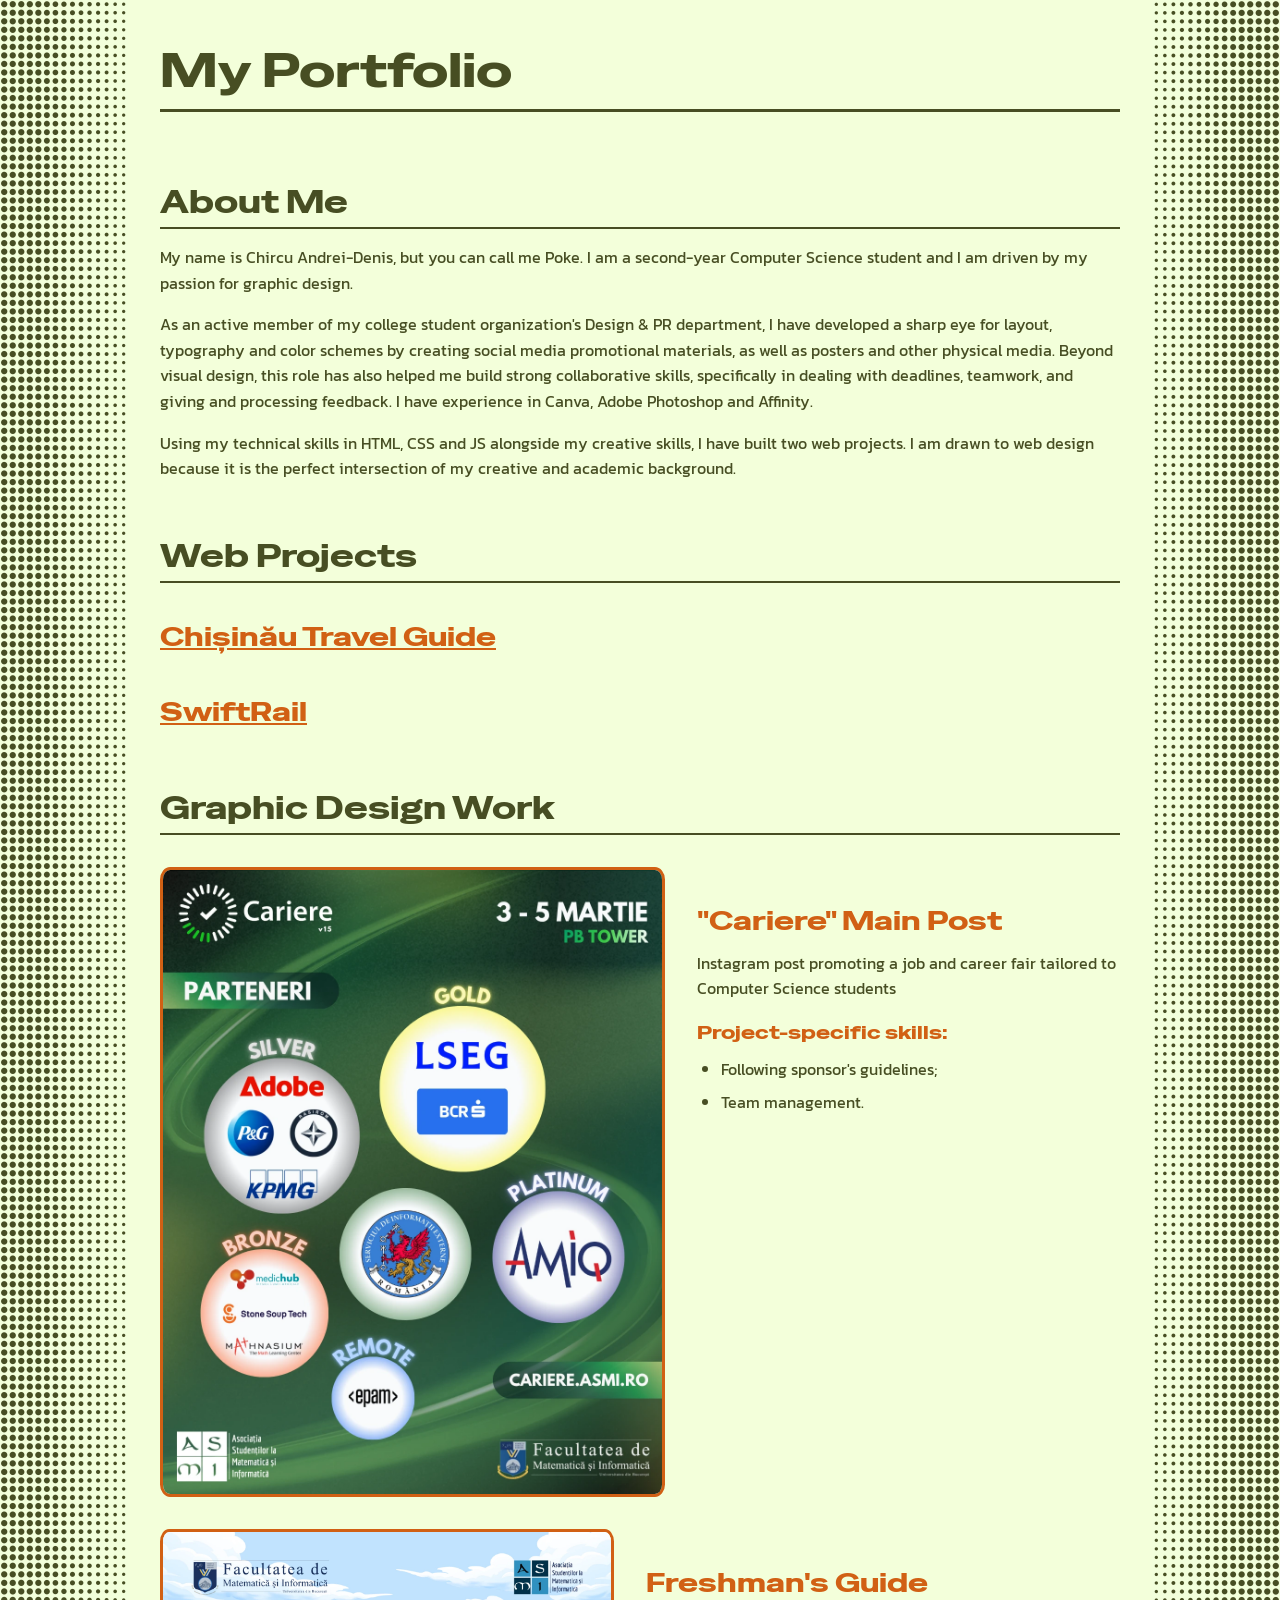
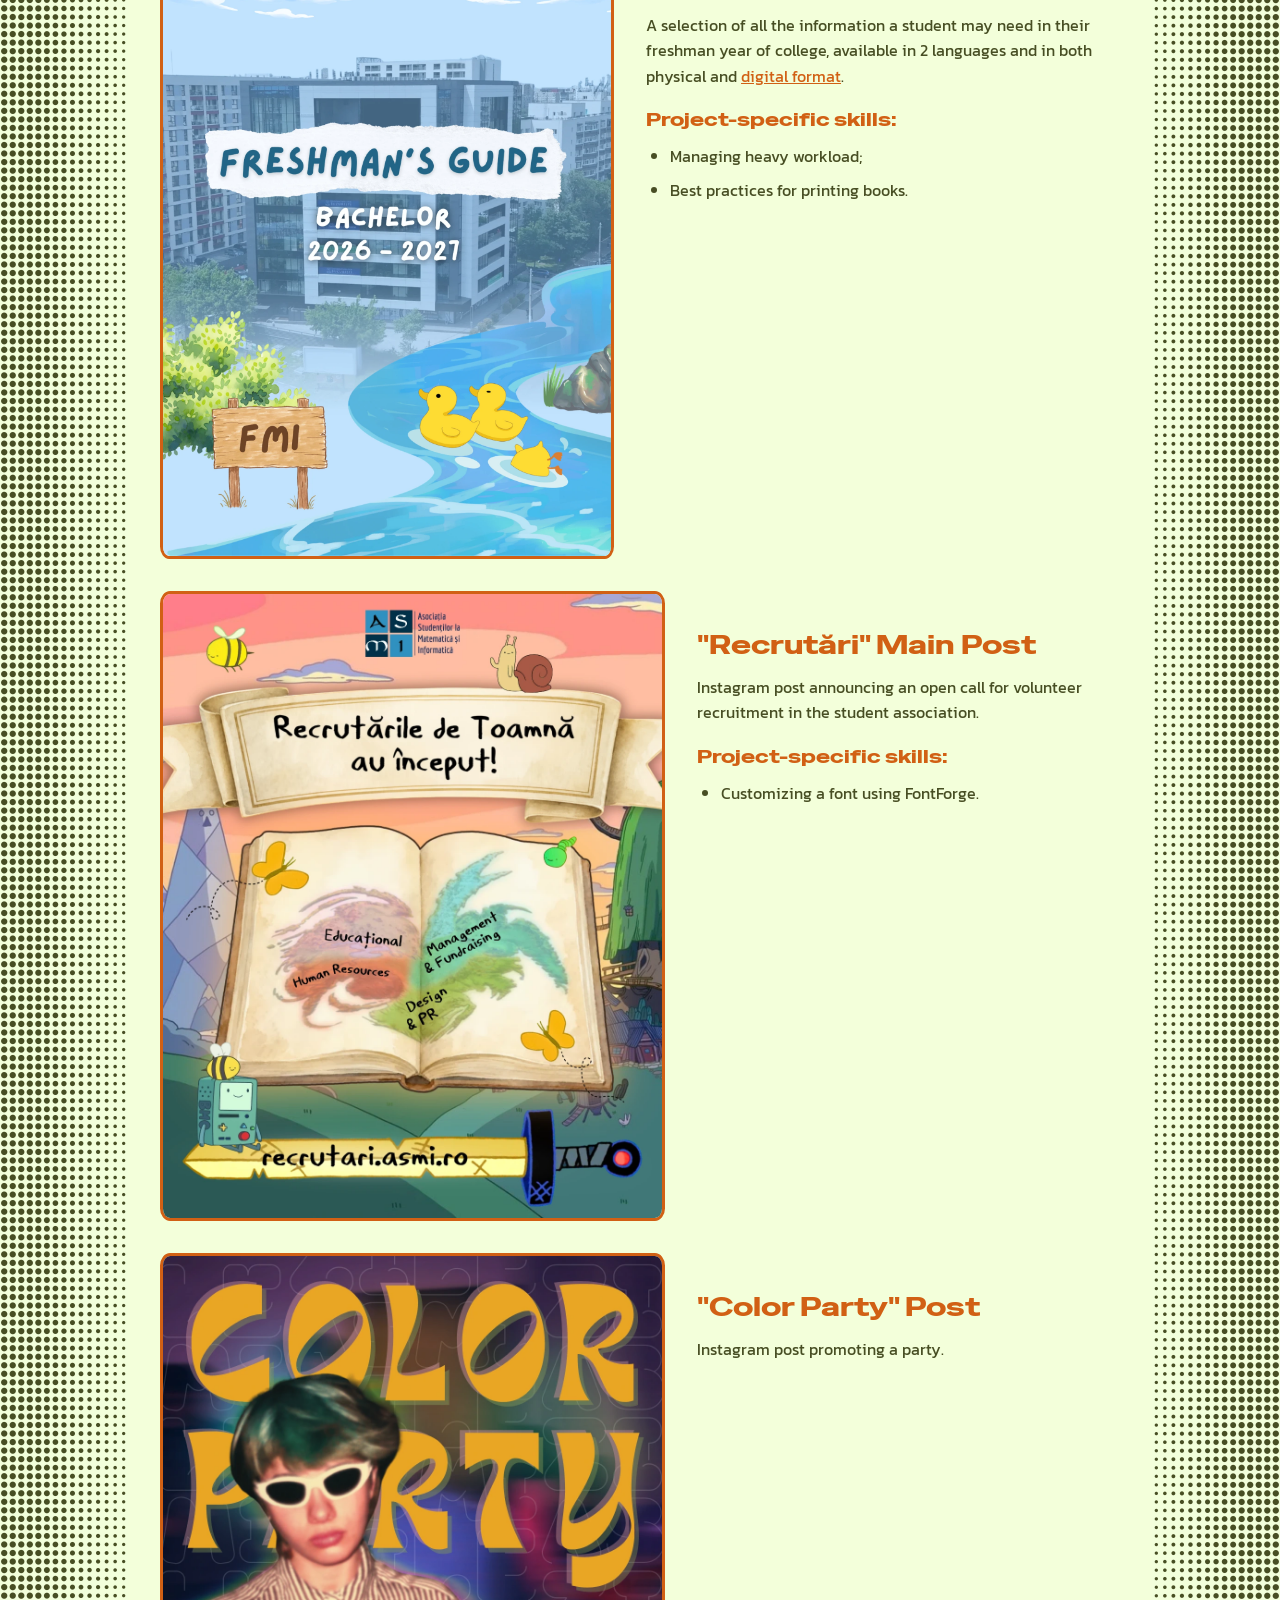
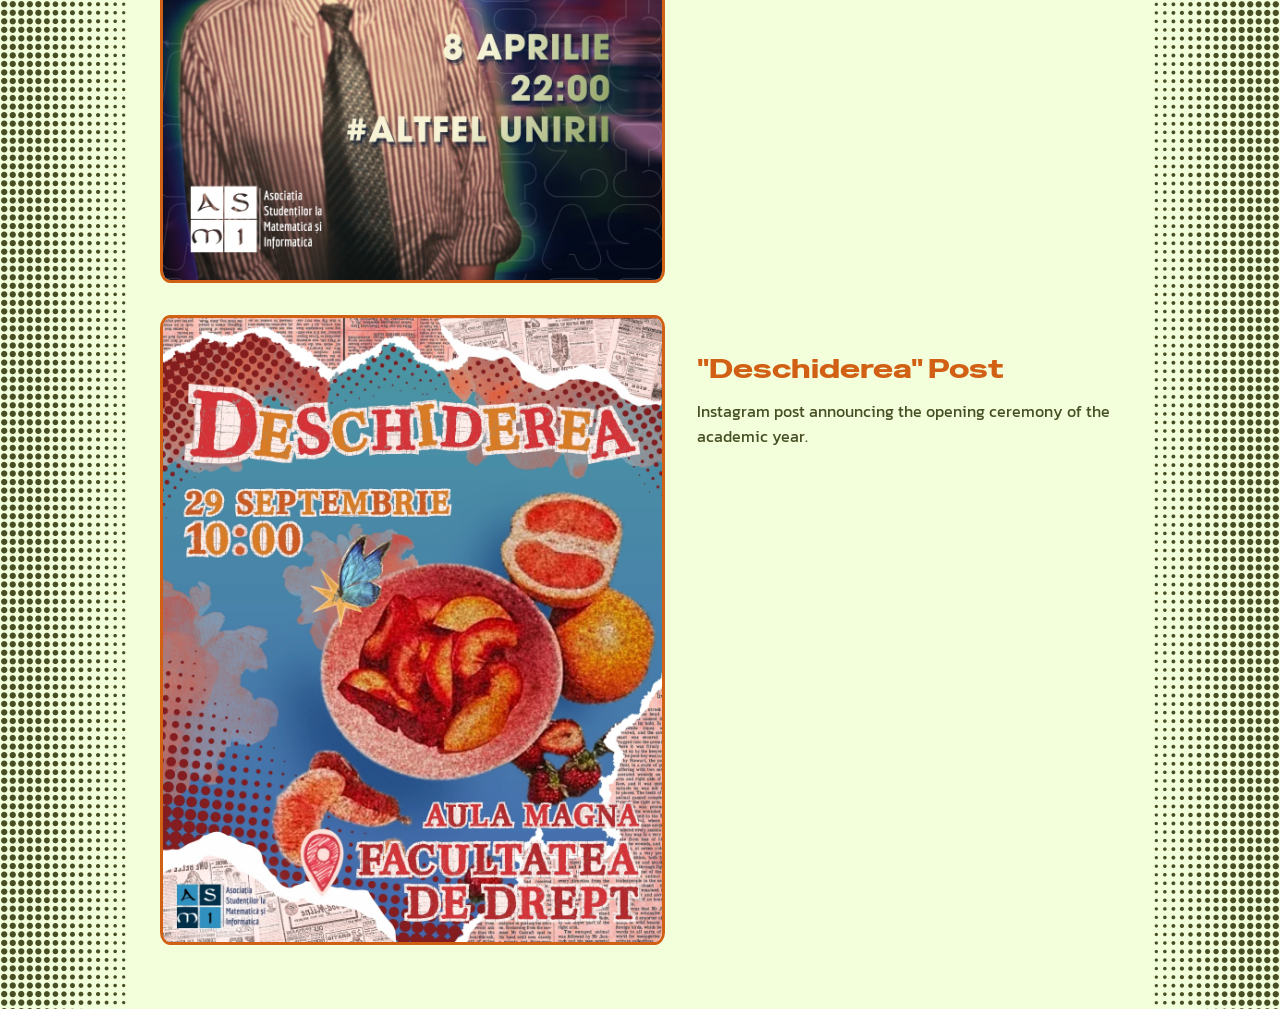
<file: index.html>
<!DOCTYPE html>
<html lang="en">
    <head>
        <meta charset="UTF-8">
        <meta name="viewport" content="width=device-width, initial-scale=1">
        <title>My Portfolio</title>
        <link rel="stylesheet" href="style.css">
        <link rel="preconnect" href="https://fonts.googleapis.com">
        <link rel="preconnect" href="https://fonts.gstatic.com" crossorigin>
        <link href="https://fonts.googleapis.com/css2?family=Kanit:ital,wght@0,400;0,500;1,400;1,500&family=Special+Gothic+Expanded+One&display=swap" rel="stylesheet">
    </head>
<body>
    <div id="halftone_st"></div>
    <main>
        <header>
            <h1>My Portfolio</h1>
        </header>
        <section>
            <h2>About Me</h2>
            <p>
                My name is Chircu Andrei-Denis, but you can call me Poke.
                I am a second-year Computer Science student and I am driven by my passion for graphic design.
            </p>
            <p>
                As an active member of my college student organization's Design & PR department, I have developed
                a sharp eye for layout, typography and color schemes by creating social media promotional materials,
                as well as posters and other physical media. Beyond visual design, this role has also helped me build
                strong collaborative skills, specifically in dealing with deadlines, teamwork, and giving and processing feedback.
                I have experience in Canva, Adobe Photoshop and Affinity.
            </p>
            <p>
                Using my technical skills in HTML, CSS and JS alongside my creative skills,
                I have built two web projects. I am drawn to web design because it is the perfect
                intersection of my creative and academic background.
            </p>
        </section>
        <section>
            <h2>Web Projects</h2>
            <a href="proiect_tw/index.html"> <h3>Chișinău Travel Guide</h3> </a>
            <a href="atestat/index.html"> <h3>SwiftRail</h3> </a>
        </section>
        <section>
            <h2>Graphic Design Work</h2>
            <div class="project">
                <img src="images/cariere.webp" alt="Cariere Event Poster">
                <div class="proj_info">
                    <h3>"Cariere" Main Post </h3>
                    <p>Instagram post promoting a job and career fair tailored to Computer Science students</p>
                    <h4>Project-specific skills:</h4>
                    <ul>
                        <li>Following sponsor's guidelines;</li>
                        <li>Team management.</li>
                    </ul>
                </div>
            </div>
            <div class="project">
                <img src="images/ghidul_bobocului.webp" alt="Freshman's Guide Cover">
                <div class="proj_info">
                    <h3>Freshman's Guide</h3>
                    <p>
                        A selection of all the information a student may need in their freshman year of college,
                        available in 2 languages and in both physical and <a href="https://ghid.asmi.ro" target="_blank">digital format</a>.
                    </p>
                    <h4>Project-specific skills:</h4>
                    <ul>
                        <li>Managing heavy workload;</li>
                        <li>Best practices for printing books.</li>
                    </ul>
                </div>
            </div>
            <div class="project">
                <img src="images/recrutari.webp" alt="Recrutari Autumn Call">
                <div class="proj_info">
                    <h3>"Recrutări" Main Post</h3>
                    <p>Instagram post announcing an open call for volunteer recruitment in the student association.</p>
                    <h4>Project-specific skills:</h4>
                    <ul>
                        <li>Customizing a font using FontForge.</li>
                    </ul>
                </div>
            </div>
            <div class="project">
                <img src="images/color_party.webp" alt="Color Party Poster">
                <div class="proj_info">
                    <h3>"Color Party" Post</h3>
                    <p>Instagram post promoting a party.</p>
                </div>
            </div>
            <div class="project">
                <img src="images/deschiderea.webp" alt="Deschiderea">
                <div class="proj_info">
                    <h3>"Deschiderea" Post</h3>
                    <p>Instagram post announcing the opening ceremony of the academic year.</p>
                </div>
            </div>
        </section>
    </main>
    <div id="halftone_dr"></div>
</body>
</html>
</file>
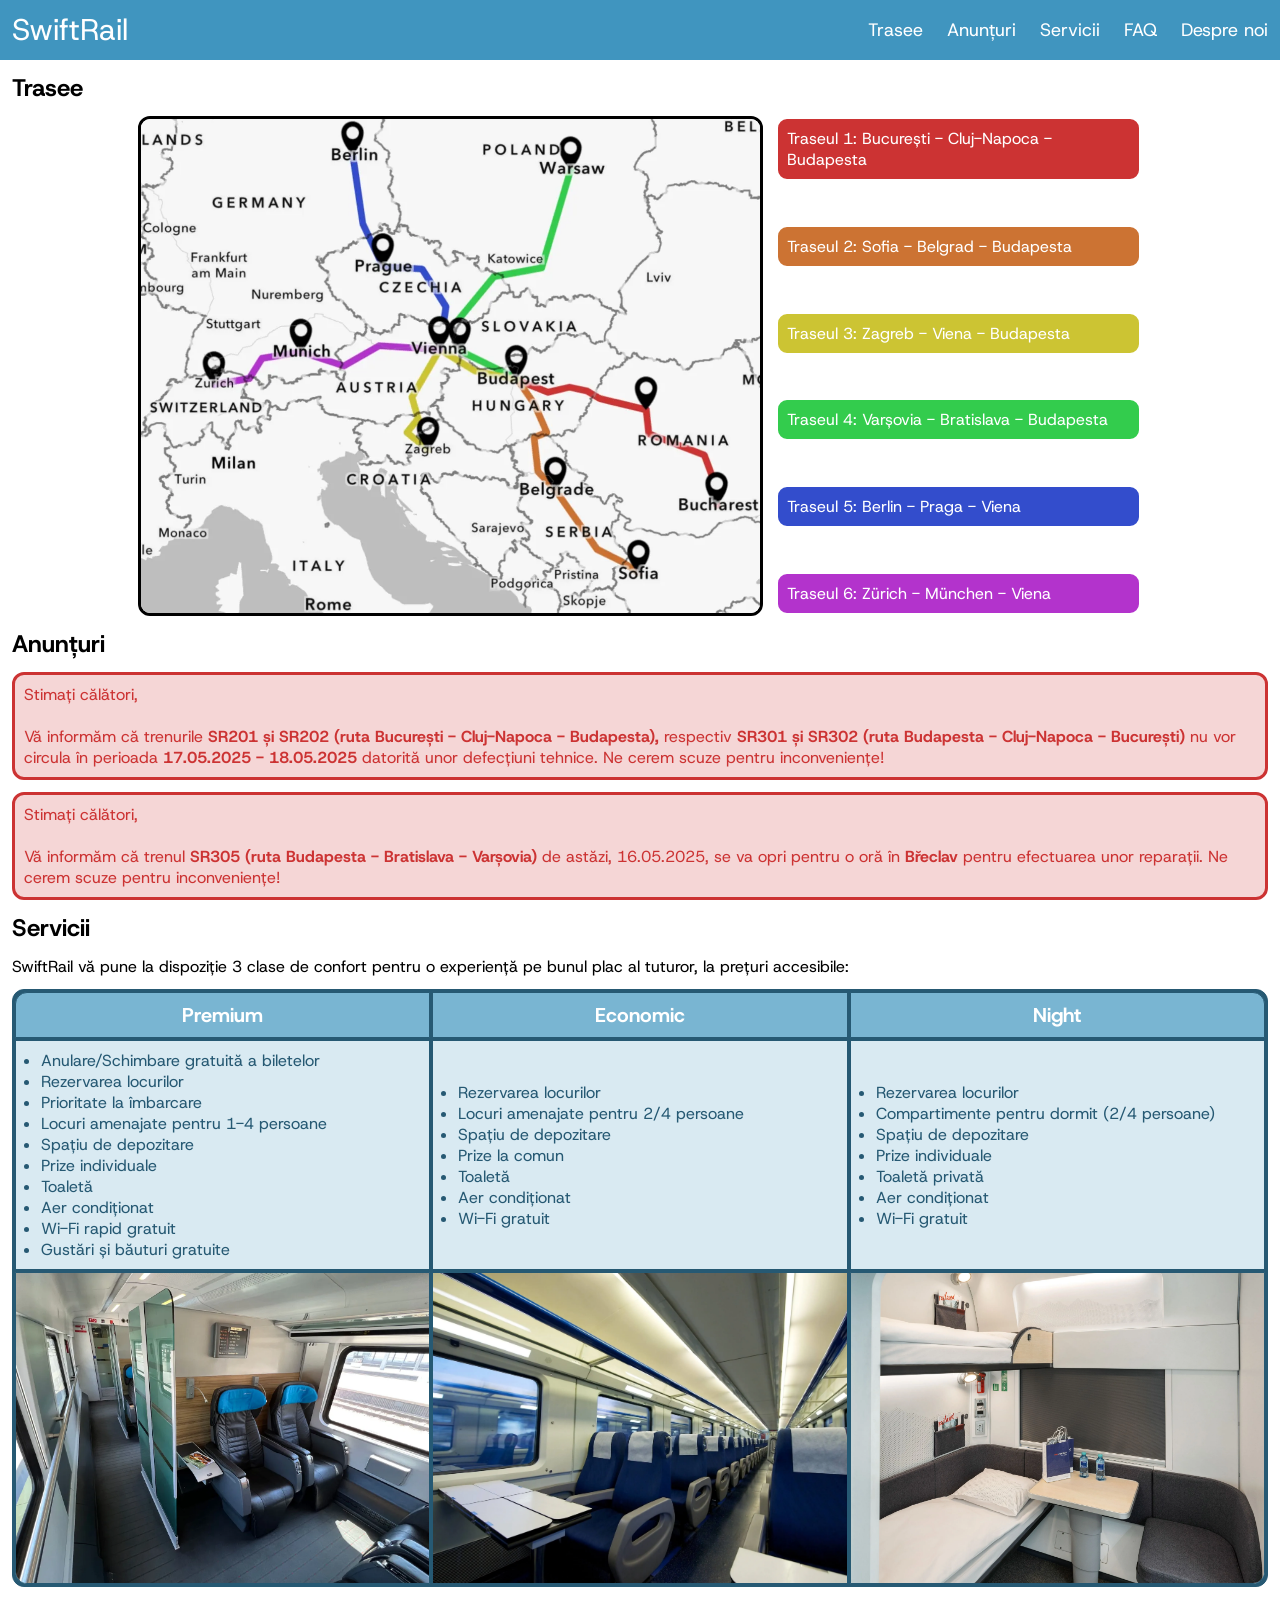
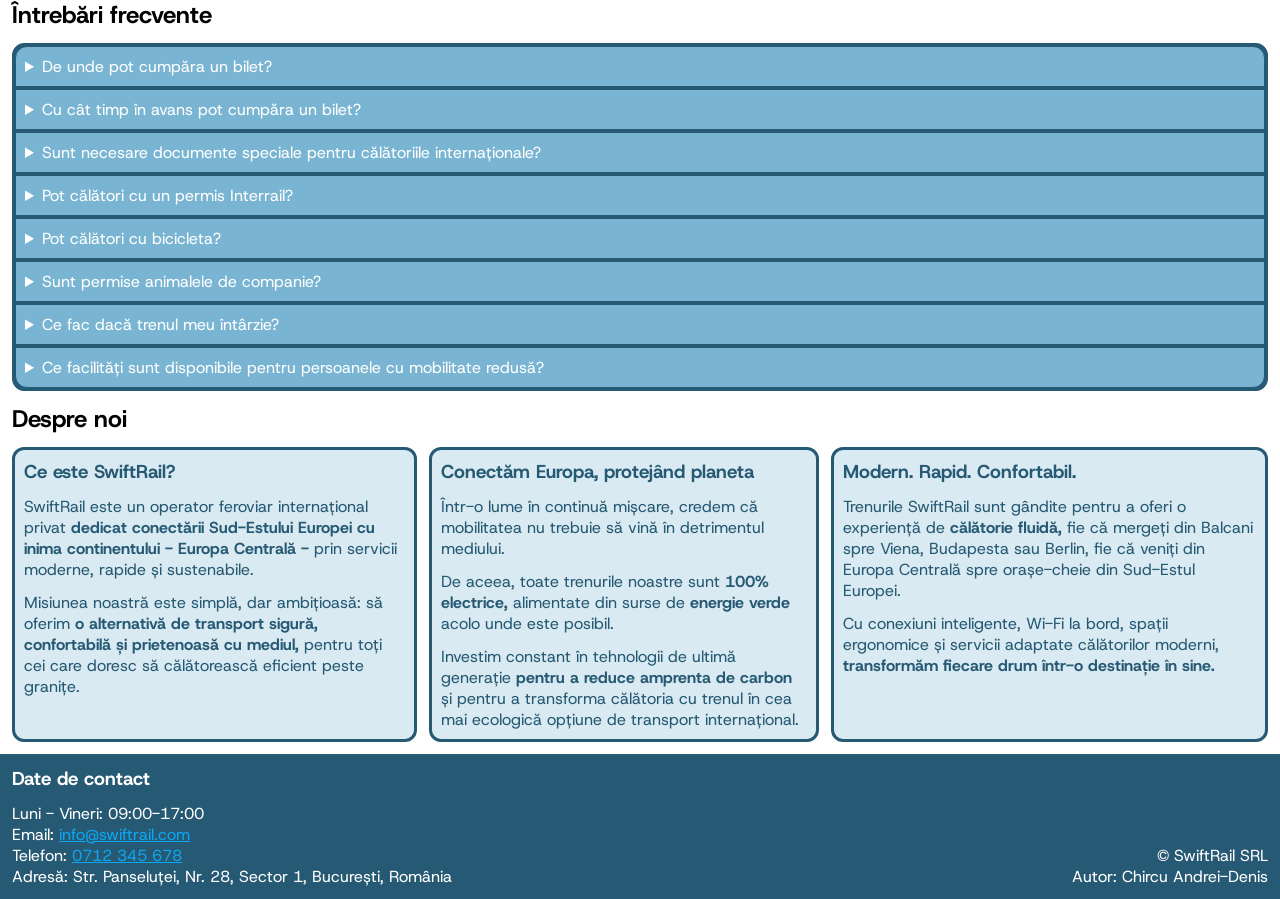
<file: atestat/index.html>
<!DOCTYPE html>
<html lang="ro">
    <head>
        <meta charset="utf-8">
        <meta name="viewport" content="width=device-width, initial-scale=1">
        <title> SwiftRail </title>
        <link rel="icon" type="image/webp" href="materiale/icon.webp">
        <link rel="stylesheet" href="style.css">
    </head>
    <body>
        <header>
            <a href="#"> <div id="logo"> SwiftRail </div> </a>
            <ul id="nav">
                <a href="#trasee" title="Vezi traseele noastre"> <li> Trasee </li> </a>
                <a href="#anunturi" title="Află despre cele mai noi defecțiuni, întârzieri sau alte informații importante"> <li> Anunțuri </li> </a>
                <a href="#servicii" title="Află despre condițiile din tren"> <li> Servicii </li> </a>
                <a href="#faq" title="Vezi secțiunea de întrebări frecvente"> <li> FAQ </li> </a>
                <a href="#about" title="Află mai multe despre noi"> <li> Despre noi </li> </a>
            </ul>
            <button id="menu-icon" onclick="menu()"> <img src="materiale/menu.svg" alt="meniu"> </button>
            <ul id="mobile-nav">
                <a onclick="menu()" href="#trasee" title="Vezi traseele noastre"> <li> Trasee </li> </a>
                <a onclick="menu()" href="#anunturi" title="Află despre cele mai noi defecțiuni, întârzieri sau alte informații importante"> <li> Anunțuri </li> </a>
                <a onclick="menu()" href="#servicii" title="Află despre condițiile din tren"> <li> Servicii </li> </a>
                <a onclick="menu()" href="#faq" title="Vezi secțiunea de întrebări frecvente"> <li> FAQ </li> </a>
                <a onclick="menu()" href="#about" title="Află mai multe despre noi"> <li> Despre noi </li> </a>
            </ul>
        </header>
        <main>
            <section id="trasee">
                <h2> Trasee </h2>
                <div class="container">
                    <a id="harta" href="https://arcg.is/DKOPf0" target="_blank"> <img id="harta-img" src="materiale/harta.webp" alt="harta"> </a>
                    <ul id="links-trasee">
                        <a id="traseul1" class="box" onmouseover="changeMap('hsl(0, 60%, 50%)', 'materiale/traseul1.webp')"
                        onmouseout="changeMap('black', 'materiale/harta.webp')" href="traseul1.html"> <li> Traseul 1: București - Cluj-Napoca - Budapesta </li> </a>
                        <a id="traseul2" class="box" onmouseover="changeMap('hsl(25, 60%, 50%)', 'materiale/traseul2.webp')"
                        onmouseout="changeMap('black', 'materiale/harta.webp')" href="traseul2.html"> <li> Traseul 2: Sofia - Belgrad - Budapesta </li> </a>
                        <a id="traseul3" class="box" onmouseover="changeMap('hsl(57, 60%, 50%)', 'materiale/traseul3.webp')"
                        onmouseout="changeMap('black', 'materiale/harta.webp')" href="traseul3.html"> <li> Traseul 3: Zagreb - Viena - Budapesta </li> </a>
                        <a id="traseul4" class="box" onmouseover="changeMap('hsl(130, 60%, 50%)', 'materiale/traseul4.webp')"
                        onmouseout="changeMap('black', 'materiale/harta.webp')" href="traseul4.html"> <li> Traseul 4: Varșovia - Bratislava - Budapesta </li> </a>
                        <a id="traseul5" class="box" onmouseover="changeMap('hsl(230, 60%, 50%)', 'materiale/traseul5.webp')"
                        onmouseout="changeMap('black', 'materiale/harta.webp')" href="traseul5.html"> <li> Traseul 5: Berlin - Praga - Viena </li> </a>
                        <a id="traseul6" class="box" onmouseover="changeMap('hsl(290, 60%, 50%)', 'materiale/traseul6.webp')"
                        onmouseout="changeMap('black', 'materiale/harta.webp')" href="traseul6.html"> <li> Traseul 6: Zürich - München - Viena </li> </a>
                    </ul>
                </div>
            </section>
            <section id="anunturi">
                <h2> Anunțuri </h2>
                <ul class="container">
                    <p class="box">
                        Stimați călători, <br> <br>
                        Vă informăm că trenurile <b> SR201 și SR202 (ruta București - Cluj-Napoca - Budapesta), </b>
                        respectiv <b> SR301 și SR302 (ruta Budapesta - Cluj-Napoca - București) </b>
                        nu vor circula în perioada <b> 17.05.2025 - 18.05.2025 </b> datorită unor defecțiuni tehnice. 
                        Ne cerem scuze pentru inconveniențe!
                    </p>
                    <p class="box">
                        Stimați călători, <br> <br>
                        Vă informăm că trenul <b> SR305 (ruta Budapesta - Bratislava - Varșovia) </b>
                        de astăzi, 16.05.2025, se va opri pentru o oră în <b> Břeclav </b> pentru efectuarea unor reparații. 
                        Ne cerem scuze pentru inconveniențe!
                    </p>
                </ul>
            </section>
            <section id="servicii">
                <h2> Servicii </h2>
                <p>
                    SwiftRail vă pune la dispoziție 3 clase de confort pentru o experiență pe bunul plac al tuturor, la prețuri accesibile:
                </p>
                <table id="tabel">
                    <tr>
                        <th class="topleft"> Premium </th>
                        <th> Economic </th>
                        <th class="topright"> Night </th>
                    </tr>
                    <tr>
                        <td> <ul>
                            <li> Anulare/Schimbare gratuită a biletelor </li>
                            <li> Rezervarea locurilor </li>
                            <li> Prioritate la îmbarcare </li>
                            <li> Locuri amenajate pentru 1-4 persoane </li>
                            <li> Spațiu de depozitare </li>
                            <li> Prize individuale </li>
                            <li> Toaletă </li>
                            <li> Aer condiționat </li>
                            <li> Wi-Fi rapid gratuit </li>
                            <li> Gustări și băuturi gratuite </li>
                        </ul> </td>
                        <td> <ul>
                            <li> Rezervarea locurilor </li>
                            <li> Locuri amenajate pentru 2/4 persoane </li>
                            <li> Spațiu de depozitare </li>
                            <li> Prize la comun </li>
                            <li> Toaletă </li>
                            <li> Aer condiționat </li>
                            <li> Wi-Fi gratuit </li>
                        </ul> </td>
                        <td> <ul>
                            <li> Rezervarea locurilor </li>
                            <li> Compartimente pentru dormit (2/4 persoane) </li>
                            <li> Spațiu de depozitare </li>
                            <li> Prize individuale </li>
                            <li> Toaletă privată </li>
                            <li> Aer condiționat </li>
                            <li> Wi-Fi gratuit </li>
                        </ul> </td>
                    </tr>
                    <tr>
                        <td class="foto bottomleft"> <a href="materiale/premium.webp" target="_blank"> <img src="materiale/premium.webp" alt="interior premium"> </a> </td>
                        <td class="foto"> <a href="materiale/economic.webp" target="_blank"> <img src="materiale/economic.webp" alt="interior economic"> </a> </td>
                        <td class="foto bottomright"> <a href="materiale/night.webp" target="_blank"> <img src="materiale/night.webp" alt="interior night"> </a> </td>
                    </tr>
                </table>
                <table class="mobile-tabel">
                    <tr>
                        <th class="top"> Premium </th>
                    </tr>
                    <tr>
                        <td> <ul>
                            <li> Anulare/Schimbare gratuită a biletelor </li>
                            <li> Rezervarea locurilor </li>
                            <li> Prioritate la îmbarcare </li>
                            <li> Locuri amenajate pentru 1-4 persoane </li>
                            <li> Spațiu de depozitare </li>
                            <li> Prize individuale </li>
                            <li> Toaletă </li>
                            <li> Aer condiționat </li>
                            <li> Wi-Fi rapid gratuit </li>
                            <li> Gustări și băuturi gratuite </li>
                        </ul> </td>
                    </tr>
                    <tr>
                        <td class="foto bottom"> <img src="materiale/premium.webp" alt="interior premium"> </td>
                    </tr>
                </table>
                <table class="mobile-tabel">
                    <tr>
                        <th class="top"> Economic </th>
                    </tr>
                    <tr>
                        <td> <ul>
                            <li> Rezervarea locurilor </li>
                            <li> Locuri amenajate pentru 2/4 persoane </li>
                            <li> Spațiu de depozitare </li>
                            <li> Prize la comun </li>
                            <li> Toaletă </li>
                            <li> Aer condiționat </li>
                            <li> Wi-Fi gratuit </li>
                        </ul> </td>
                    </tr>
                    <tr>
                        <td class="foto bottom"> <img src="materiale/economic.webp" alt="interior economic"> </td>
                    </tr>
                </table>
                <table class="mobile-tabel">
                    <tr>
                        <th class="top"> Night </th>
                    </tr>
                    <tr>
                        <td> <ul>
                            <li> Rezervarea locurilor </li>
                            <li> Compartimente pentru dormit (2/4 persoane) </li>
                            <li> Spațiu de depozitare </li>
                            <li> Prize individuale </li>
                            <li> Toaletă privată </li>
                            <li> Aer condiționat </li>
                            <li> Wi-Fi gratuit </li>
                        </ul> </td>
                    </tr>
                    <tr>
                        <td class="foto bottom"> <img src="materiale/night.webp" alt="interior night"> </td>
                    </tr>
                </table>
            </section>
            <section id="faq">
                <h2>Întrebări frecvente</h2>
                <table>
                    <tr> <td class="q top" id="q1" onclick="answer(1)"> De unde pot cumpăra un bilet? </td> </tr>
                    <tr class="a" id="a1"> <td> Biletele se pot achiziționa de la casele de bilete
                        din gările noastre partenere sau contactându-ne printr-un <a href="tel:">apel telefonic</a>. </td> </tr>
                    <tr> <td class="q" id="q2" onclick="answer(2)"> Cu cât timp în avans pot cumpăra un bilet? </td> </tr>
                    <tr class="a" id="a2"> <td> Biletele sunt disponibile cu până la 6 luni în avans,
                        în funcție de ruta aleasă și de partenerii internaționali. </td> </tr>
                    <tr> <td class="q" id="q3" onclick="answer(3)"> Sunt necesare documente speciale pentru călătoriile internaționale? </td> </tr>
                    <tr class="a" id="a3"> <td> Da, este necesar un act de identitate valabil. Pentru unele țări,
                        este posibil să aveți nevoie de pașaport sau viză, în funcție de cetățenia dumneavoastră.
                        Vă rugăm să consultați reglementările specifice fiecărei țări în care plănuiți să călătoriți! </td> </tr>
                    <tr> <td class="q" id="q4" onclick="answer(4)"> Pot călători cu un permis Interrail? </td> </tr>
                    <tr class="a" id="a4"> <td> Da, acceptăm aceste tipuri de abonamente pe toate rutele.
                        Este posibil să fie nevoie de rezervare suplimentară pentru loc. </td> </tr>
                    <tr> <td class="q" id="q5" onclick="answer(5)"> Pot călători cu bicicleta? </td> </tr>
                    <tr class="a" id="a5"> <td> Da, bicicletele sunt permise în toate trenurile,
                        dar trebuie lăsate în locul special amenajat pe parcursul călătoriei. </td> </tr>
                    <tr> <td class="q" id="q6" onclick="answer(6)"> Sunt permise animalele de companie? </td> </tr>
                    <tr class="a" id="a6"> <td> Da, animalele mici sunt permise în cușcă, gratuit.
                        Pentru câinii mari este necesar un bilet separat și botniță. </td> </tr>
                    <tr> <td class="q" id="q7" onclick="answer(7)"> Ce fac dacă trenul meu întârzie? </td> </tr>
                    <tr class="a" id="a7"> <td> În această situație vă rugăm să nu vă panicațî,
                        să consultați secțiunea <a href="#anunturi">Anunțuri</a> de pe site-ul nostru sau să ne contactați pentru explicații.
                        În cazul întârzierilor de peste 60 de minute, puteți solicita rambursarea parțială a biletului
                        prin <a href="mailto:">e-mail</a>. </td> </tr>
                    <tr> <td class="q bottom" id="q8" onclick="answer(8)"> Ce facilități sunt disponibile pentru persoanele cu mobilitate redusă? </td> </tr>
                    <tr class="a" id="a8"> <td class="bottom"> Trenurile noastre sunt echipate pentru a oferi acces facil persoanelor cu dizabilități.
                        Vă recomandăm să ne anunțați în avans pentru asistență personalizată. </td> </tr>
                </table>
            </section>
            <section id="about">
                <h2>Despre noi</h2>
                <ul class="container">
                    <li class="box">
                        <h3> Ce este SwiftRail? </h3>
                        <p>
                            SwiftRail este un operator feroviar internațional privat
                            <b> dedicat conectării Sud-Estului Europei cu inima continentului - Europa Centrală - </b>
                            prin servicii moderne, rapide și sustenabile.
                        </p>
                        <p>
                            Misiunea noastră este simplă, dar ambițioasă: să oferim
                            <b> o alternativă de transport sigură, confortabilă și prietenoasă cu mediul, </b>
                            pentru toți cei care doresc să călătorească eficient peste granițe.
                        </p>
                    </li>
                    <li class="box">
                        <h3> Conectăm Europa, protejând planeta </h3>
                        <p>
                            Într-o lume în continuă mișcare, credem că mobilitatea nu trebuie să vină în detrimentul mediului.
                        </p>
                        <p>
                            De aceea, toate trenurile noastre sunt <b> 100% electrice, </b>
                            alimentate din surse de <b> energie verde </b> acolo unde este posibil.
                        </p>
                        <p>
                            Investim constant în tehnologii de ultimă generație
                            <b> pentru a reduce amprenta de carbon </b>
                            și pentru a transforma călătoria cu trenul în cea mai ecologică opțiune de transport internațional.
                        </p>
                    </li>
                    <li class="box">
                        <h3> Modern. Rapid. Confortabil. </h3>
                        <p>
                            Trenurile SwiftRail sunt gândite pentru a oferi o experiență de <b> călătorie fluidă, </b>
                            fie că mergeți din Balcani spre Viena, Budapesta sau Berlin, fie că veniți din Europa Centrală spre orașe-cheie din Sud-Estul Europei.
                        </p>
                        <p>
                            Cu conexiuni inteligente, Wi-Fi la bord, spații ergonomice și servicii adaptate călătorilor moderni,
                            <b> transformăm fiecare drum într-o destinație în sine. </b>
                        </p>
                    </li>
                </ul>
            </section>
        </main>
        <footer>
            <section id="contact">
                <h3> Date de contact </h3>
                Luni - Vineri:  09:00-17:00 <br>
                Email: <a href="mailto:"> info@swiftrail.com </a> <br>
                Telefon: <a href="tel:"> 0712 345 678 </a> <br>
                Adresă: Str. Panseluței, Nr. 28, Sector 1, București, România
            </section>
            <section id="rights">
                &copy; SwiftRail SRL <br>
                Autor: Chircu Andrei-Denis
            </section>
        </footer>
        <script>
            function menu()
            {
                var x = document.getElementById("mobile-nav");
                if (x.style.display === "flex")
                    x.style.display = "none";
                else
                    x.style.display = "flex";
            }
            function changeColor(color)
            {
                document.getElementById("harta-img").style.borderColor = color;
            }
            function changeSRC(source)
            {
                document.getElementById("harta-img").src = source;
            }
            function changeMap(color, source)
            {
                changeColor(color);
                changeSRC(source);
            }
            function answer(q)
            {
                var x = document.getElementById(`a${q}`);
                var y = document.getElementById(`q${q}`);
                if (x.style.display === "table-row")
                {
                    x.style.display = "none";
                    y.style.listStyleType = "disclosure-closed";
                }
                else
                {
                    x.style.display = "table-row";
                    y.style.listStyleType = "disclosure-open";
                }
                if (q===8 && x.style.display === "table-row")
                {
                    y.style.borderBottomLeftRadius = "0px";
                    y.style.borderBottomRightRadius = "0px";
                }
                else if (q===8)
                {
                    y.style.borderBottomLeftRadius = "12px";
                    y.style.borderBottomRightRadius = "12px";
                }
            }
        </script>
    </body>
</html>
</file>
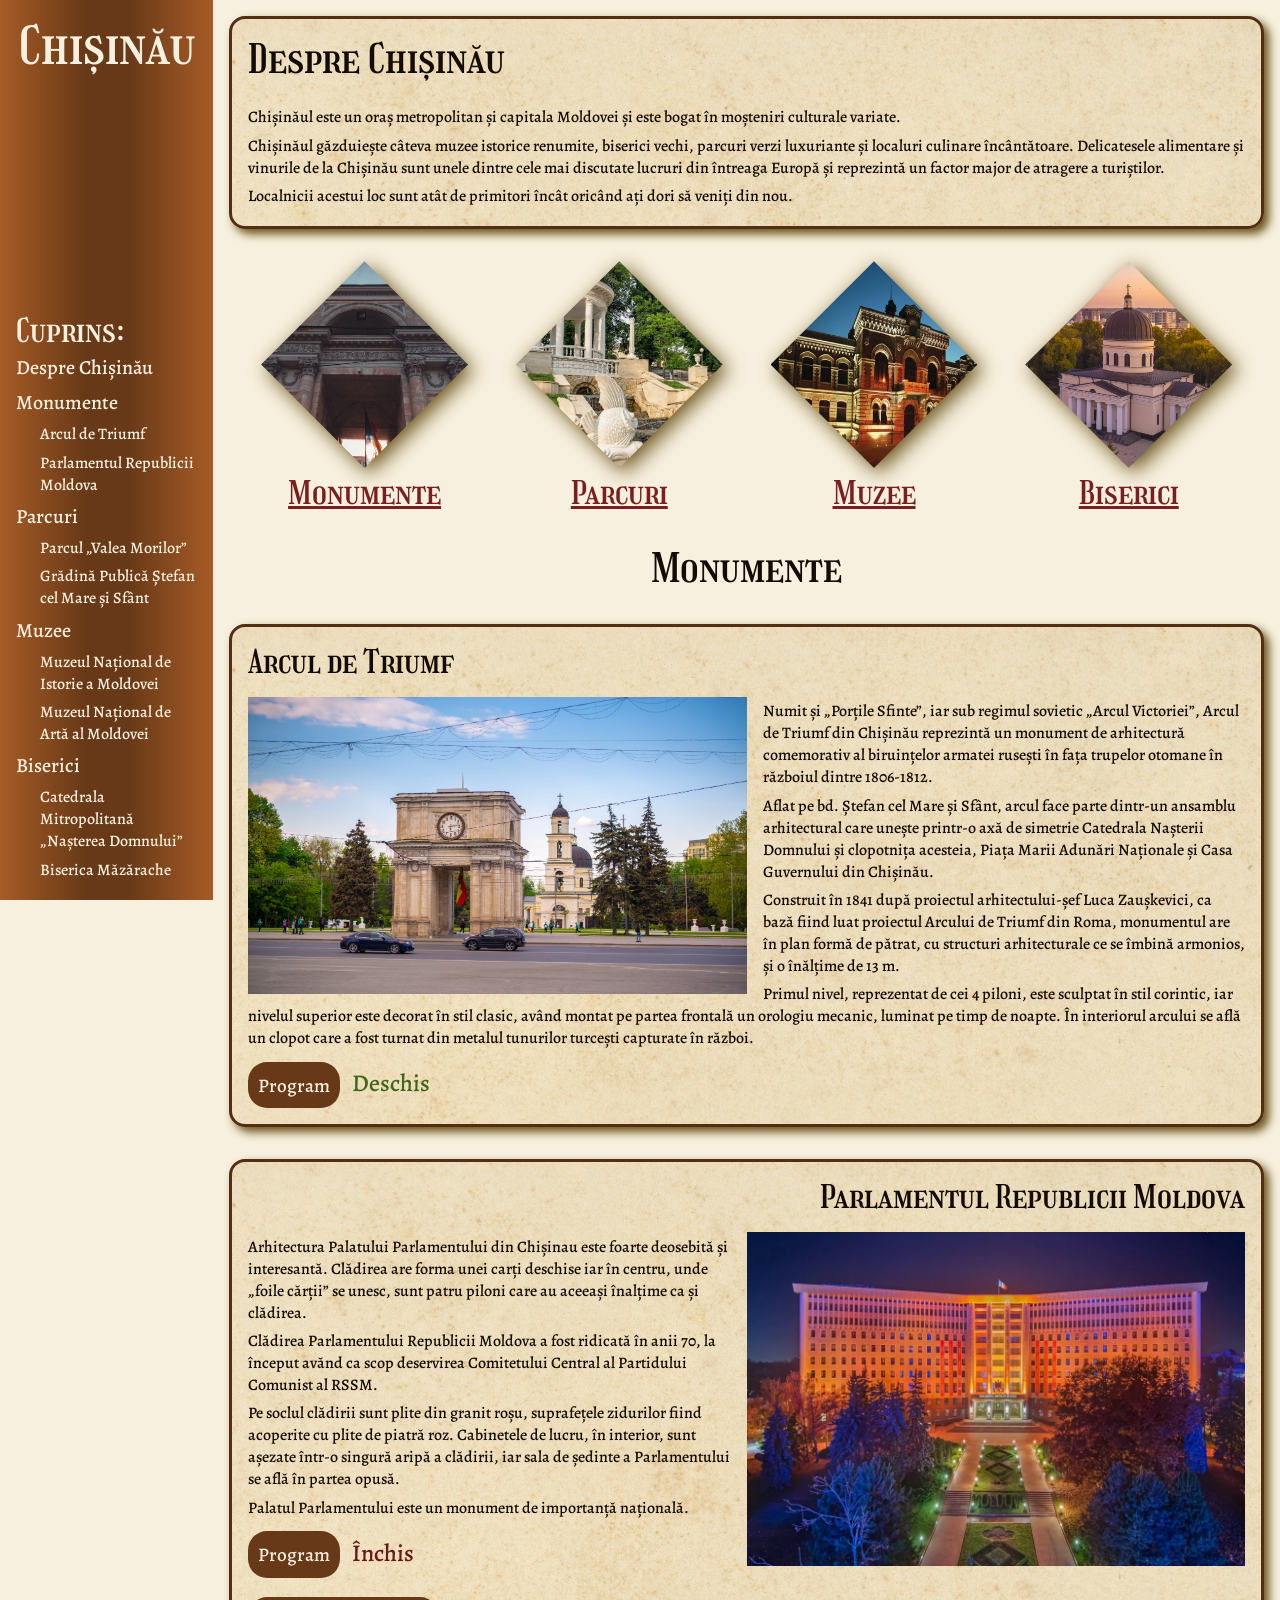
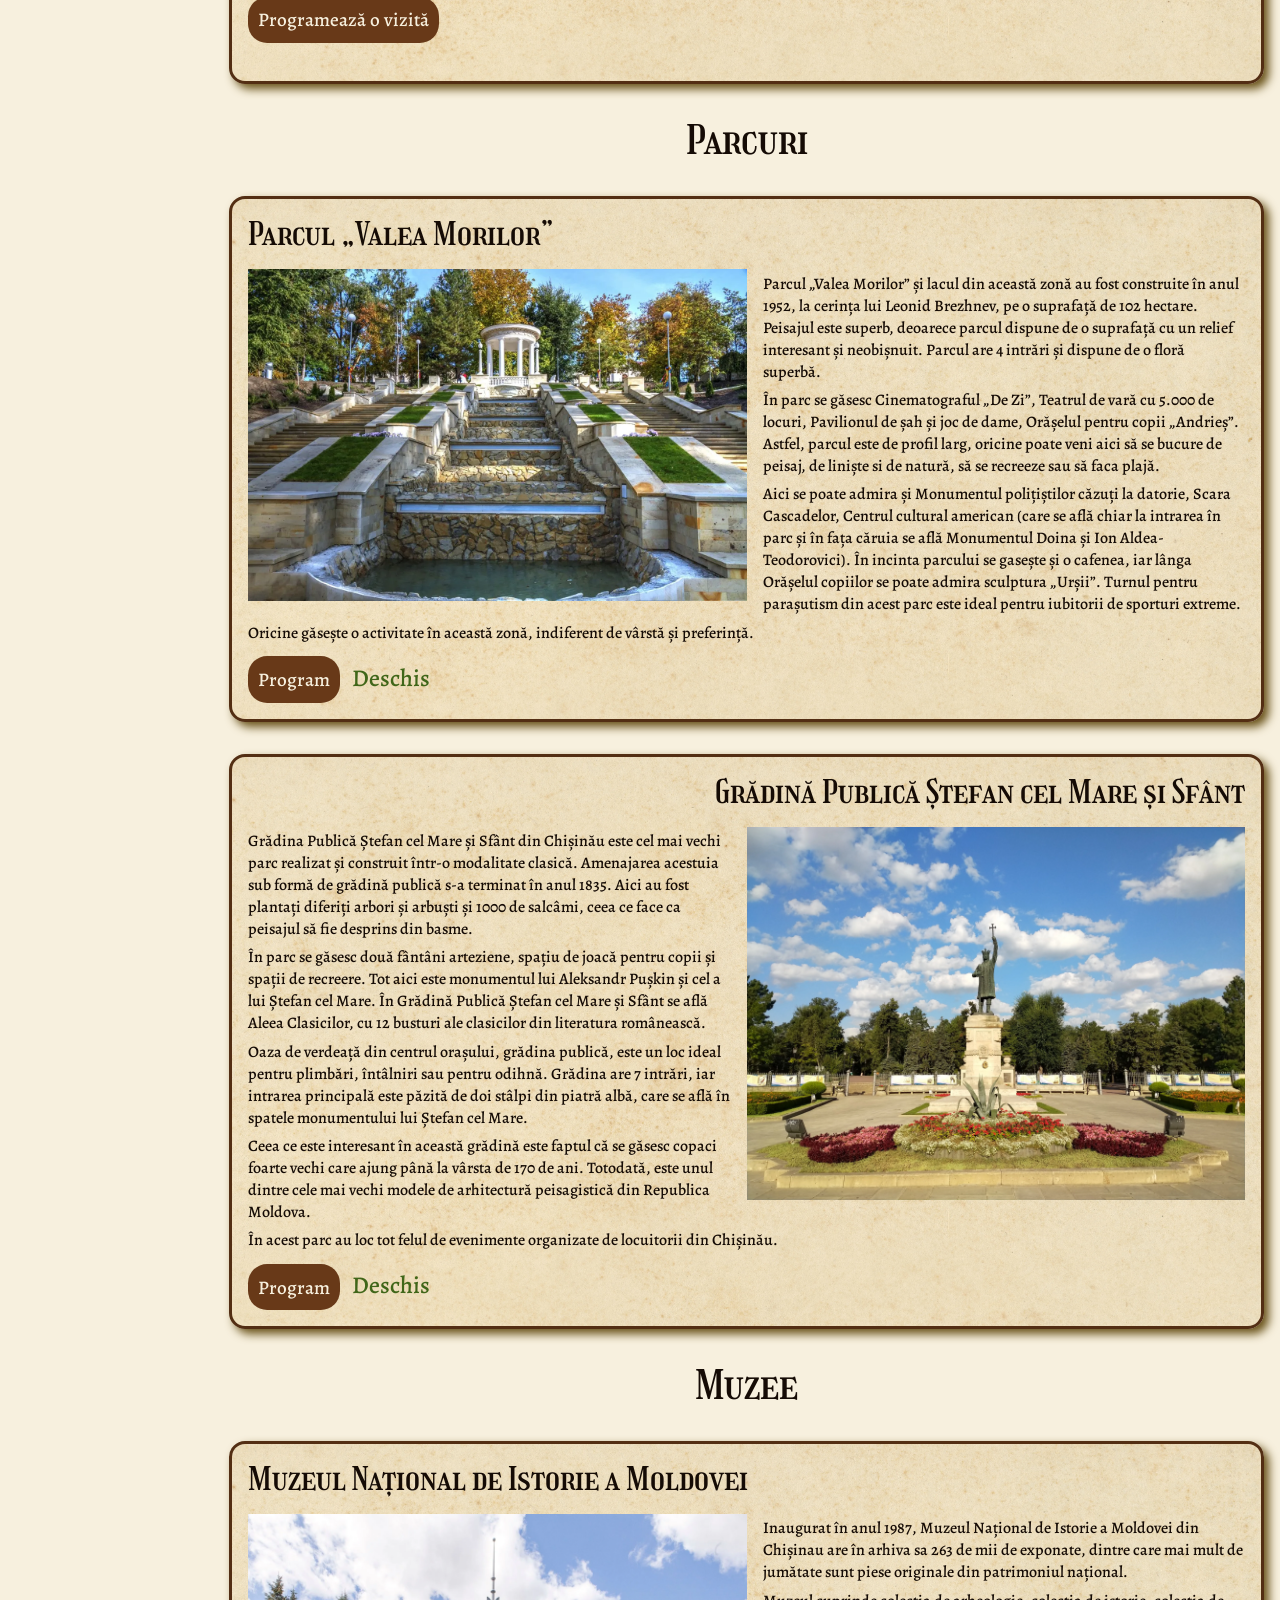
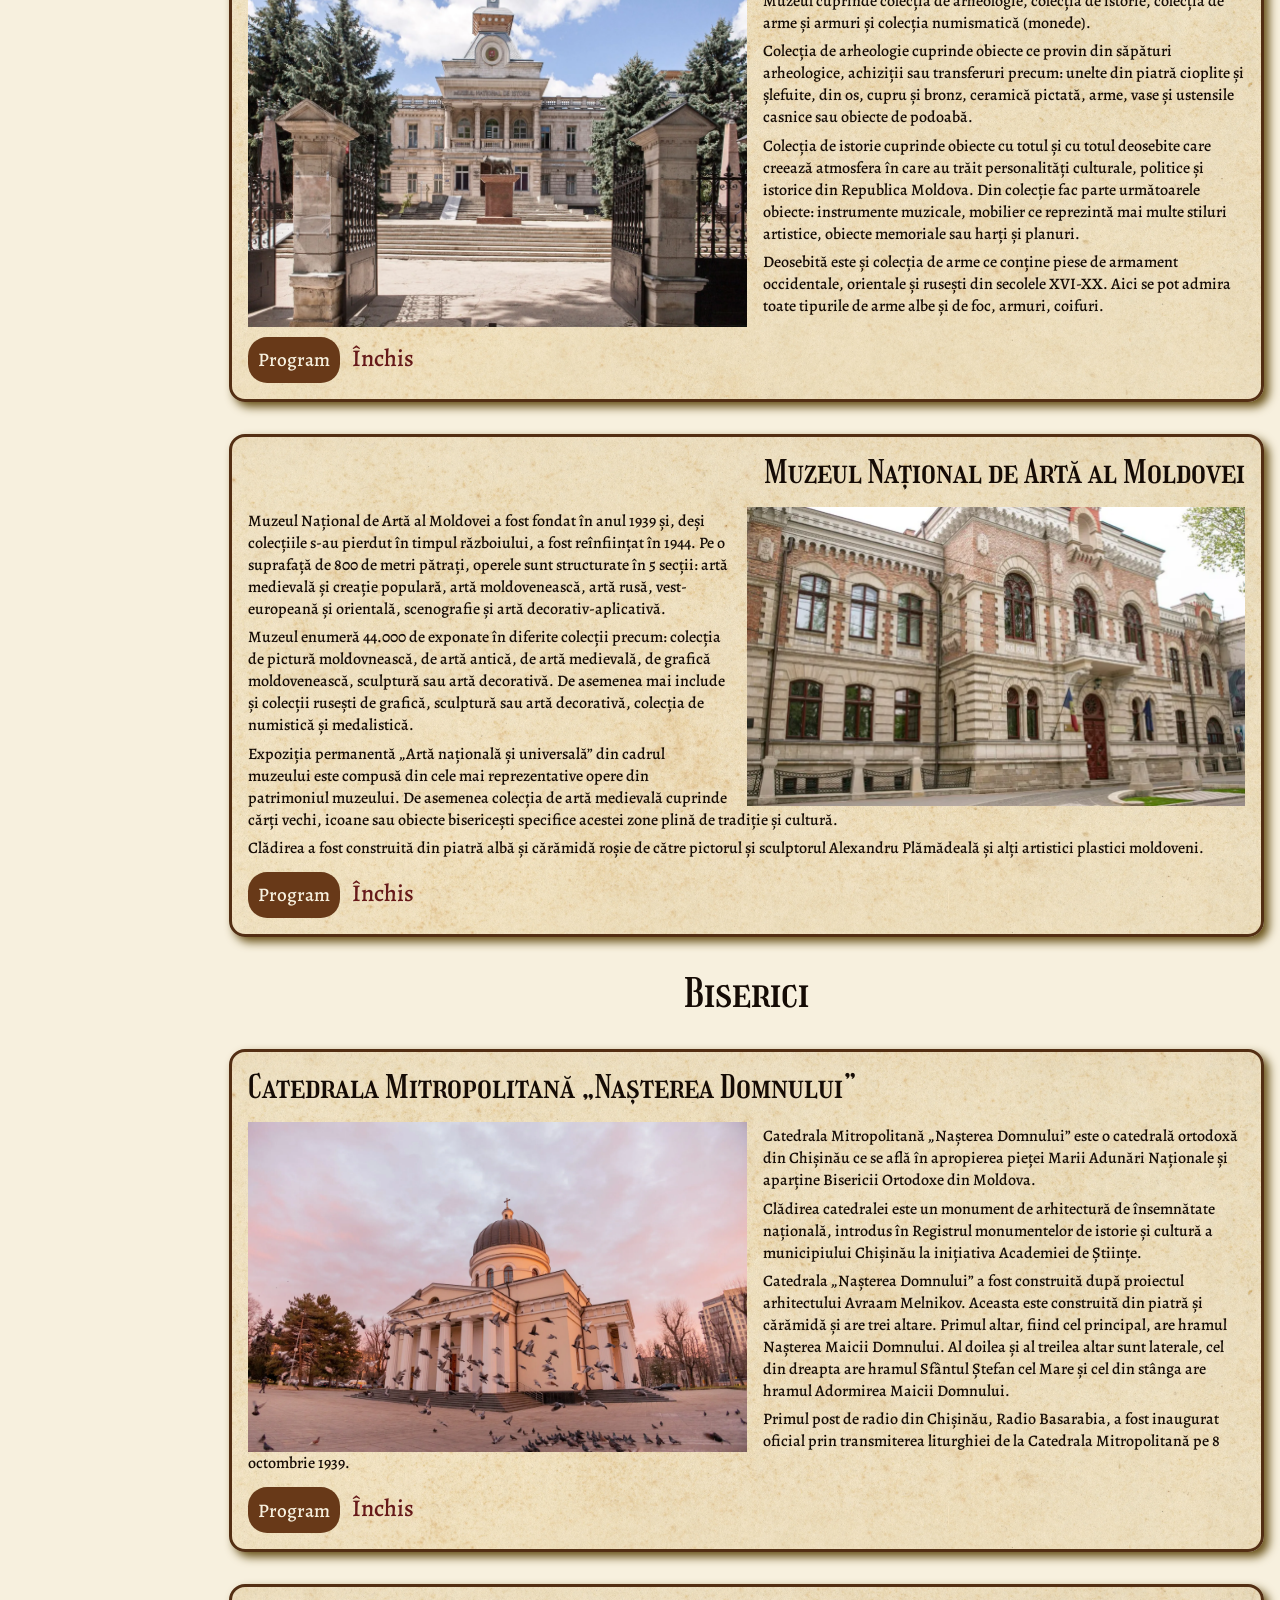
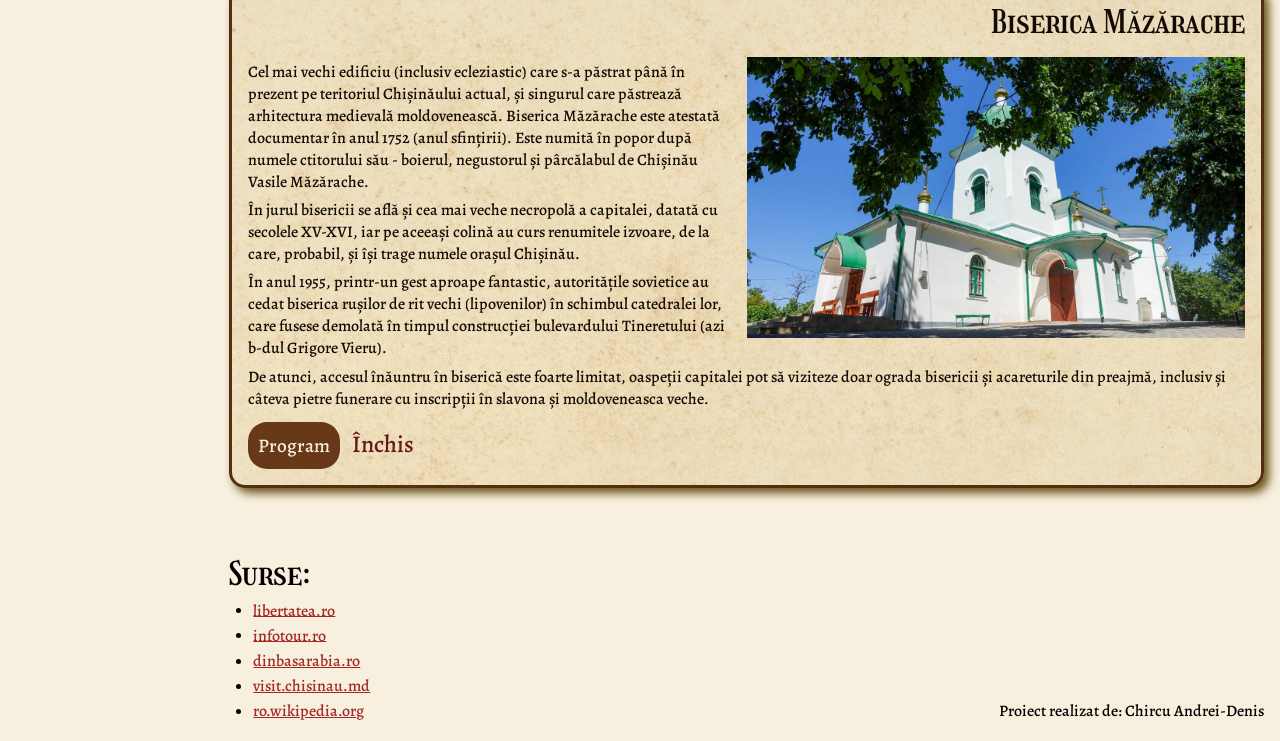
<file: proiect_tw/index.html>
<!DOCTYPE html>
<html lang="ro">
    <head>
        <meta charset="utf-8">
        <meta name="viewport" content="width=device-width, initial-scale=1">
        <title> Chișinău </title>
        <link rel="stylesheet" href="style.css">
        <script src="script.js"> </script>
        <link rel="preconnect" href="https://fonts.googleapis.com">
        <link rel="preconnect" href="https://fonts.gstatic.com" crossorigin>
        <link href="https://fonts.googleapis.com/css2?family=Alegreya:ital,wght@0,400..900;1,400..900&family=Girassol&display=swap" rel="stylesheet">
        <link rel="icon" type="image/x-icon" href="materiale/favicon.ico">
    </head>
    <body>
        <div id="backdrop">
            <dialog id="formDialog" closedby="any" tabindex="-1" aria-label="Formular pentru programarea unei vizite la Parlamentul Republicii Moldova">
                <button id="closeFormButton">
                    <canvas id="close" width="24" height="24"></canvas>
                </button>
                <h2> Formular de programare </h2>
                <form target="_self" method="get">
                    <label for="nume">
                        Nume complet:
                        <input id="nume" type="text" name="nume" min="3" max="30" required>
                    </label>
                    <label for="email">
                        Adresă de e-mail:
                        <input id="email" type="text" name="email" pattern="[a-z0-9._%+\-]+@[a-z0-9.\-]+\.[a-z]{2,}$" required>
                    </label>
                    <label for="telefon">
                        Telefon:
                        <input id="telefon" type="tel" name="telefon" pattern="(\+40+[0-9]{9})|(\+373+[0-9]{8})" placeholder="+373... sau +40..." required>
                    </label>
                    <label for="data">
                        Data:
                        <input id="data" type="date" name="data" required>
                    </label>
                    <label for="ora">
                        Orele:
                        <select id="ora" name="ora" required>
                            <option value="09:00 - 10:00"> 09:00 - 10:00 </option>
                            <option value="10:00 - 11:00"> 10:00 - 11:00 </option>
                            <option value="14:00 - 15:00"> 14:00 - 15:00 </option>
                            <option value="15:00 - 16:00"> 15:00 - 16:00 </option>
                        </select>
                    </label>
                    <label for="nr_vizitatori">
                        Număr vizitatori:
                        <input id="nr_vizitatori" type="number" name="nr_vizitatori" min="5" max="35" required>
                    </label>
                    <label for="lista">
                        Lista vizitatorilor:
                        <textarea id="lista" name="lista" rows="5" cols="40" required></textarea>
                    </label>
                    <div> </div>
                    <button id="submit" type="submit"> Trimite </button>
                </form>
            </dialog>
        </div>
        <header>
            <a href="#"> <h1> Chișinău </h1> </a>
            <nav id="side_nav">
                <h3> Cuprins: </h3>
                <a href="#despre_chisinau"> Despre Chișinău </a>
                <a href="#monumente"> Monumente </a>
                <ul>
                    <li> <a href="#arcul_de_triumf"> Arcul de Triumf </a> </li>
                    <li> <a href="#parlamentul_republicii_moldova"> Parlamentul Republicii Moldova </a> </li>
                </ul>
                <a href="#parcuri"> Parcuri </a>
                <ul>
                    <li> <a href="#parcul_valea_morilor"> Parcul „Valea Morilor” </a> </li>
                    <li> <a href="#gradina_publica_stefan_cel_mare_si_sfant"> Grădină Publică Ștefan cel Mare și Sfânt </a> </li>
                </ul>
                <a href="#muzee"> Muzee </a>
                <ul>
                    <li> <a href="#muzeul_national_de_istorie_a_moldovei"> Muzeul Național de Istorie a Moldovei </a> </li>
                    <li> <a href="#muzeul_national_de_arta_al_moldovei"> Muzeul Național de Artă al Moldovei </a> </li>
                </ul>
                <a href="#biserici"> Biserici </a>
                <ul>
                    <li> <a href="#catedrala_mitropolitana_nasterea_domnului"> Catedrala Mitropolitană „Nașterea Domnului” </a> </li>
                    <li> <a href="#biserica_mazarache"> Biserica Măzărache </a> </li>
                </ul>
            </nav>
            <button id="menu" class="menu_click" tabindex="0"> Cuprins </button>
            <dialog id="mobile_nav" closedby="any" tabindex="-1" aria-label="Meniu de navigare a secțiunilor">
                <a href="#despre_chisinau" class="menu_click"> Despre Chișinău </a>
                <a href="#monumente" class="menu_click"> Monumente </a>
                <ul>
                    <li> <a href="#arcul_de_triumf" class="menu_click"> Arcul de Triumf </a> </li>
                    <li> <a href="#parlamentul_republicii_moldova" class="menu_click"> Parlamentul Republicii Moldova </a> </li>
                </ul>
                <a href="#parcuri" class="menu_click"> Parcuri </a>
                <ul>
                    <li> <a href="#parcul_valea_morilor" class="menu_click"> Parcul „Valea Morilor” </a> </li>
                    <li> <a href="#gradina_publica_stefan_cel_mare_si_sfant" class="menu_click"> Grădină Publică Ștefan cel Mare și Sfânt </a> </li>
                </ul>
                <a href="#muzee" class="menu_click"> Muzee </a>
                <ul>
                    <li> <a href="#muzeul_national_de_istorie_a_moldovei" class="menu_click"> Muzeul Național de Istorie a Moldovei </a> </li>
                    <li> <a href="#muzeul_national_de_arta_al_moldovei" class="menu_click"> Muzeul Național de Artă al Moldovei </a> </li>
                </ul>
                <a href="#biserici" class="menu_click"> Biserici </a>
                <ul>
                    <li> <a href="#catedrala_mitropolitana_nasterea_domnului" class="menu_click"> Catedrala Mitropolitană „Nașterea Domnului” </a> </li>
                    <li> <a href="#biserica_mazarache" class="menu_click"> Biserica Măzărache </a> </li>
                </ul>
            </dialog>
        </header>
        <main>
            <article id="despre_chisinau">
                <h2> Despre Chișinău </h2>
                <p> Chișinăul este un oraș metropolitan și capitala Moldovei și este bogat în moșteniri culturale variate. </p>
                <p> Chișinăul găzduiește câteva muzee istorice renumite, biserici vechi, parcuri verzi luxuriante și localuri
                    culinare încântătoare. Delicatesele alimentare și vinurile de la Chișinău sunt unele dintre cele mai discutate
                    lucruri din întreaga Europă și reprezintă un factor major de atragere a turiștilor. </p>
                <p> Localnicii acestui loc sunt atât de primitori încât oricând ați dori să veniți din nou. </p>
            </article>
            <div id="obiective_turistice">
                <a href="#monumente" aria-label="Sari la secțiunea Monumente">
                    <figure>
                        <div class="rombus"> <img src="materiale/monumente.webp" alt="Monumente"> </div>
                        <figcaption> <h3> Monumente </h3> </figcaption>
                    </figure>
                </a>
                <a href="#parcuri" aria-label="Sari la secțiunea Parcuri">
                    <figure>
                        <div class="rombus"> <img src="materiale/parcuri.webp" alt="Parcuri"> </div>
                        <figcaption> <h3> Parcuri </h3> </figcaption>
                    </figure>
                </a>
                <a href="#muzee" aria-label="Sari la secțiunea Muzee">
                    <figure>
                        <div class="rombus"> <img src="materiale/muzee.webp" alt="Muzee"> </div>
                        <figcaption> <h3> Muzee </h3> </figcaption>
                    </figure>
                </a>
                <a href="#biserici" aria-label="Sari la secțiunea Biserici">
                    <figure>
                        <div class="rombus"> <img src="materiale/biserici.webp" alt="Biserici"> </div>
                        <figcaption> <h3> Biserici </h3> </figcaption>
                    </figure>
                </a>
            </div>
            <section id="monumente">
                <h2> Monumente </h2>
                <article id="arcul_de_triumf">
                    <h3> Arcul de Triumf </h3>
                    <figure>
                        <img src="materiale/arcul_de_triumf.webp" alt="Arcul de Triumf">
                        <figcaption class="hiddenCaptions"> Arcul de Triumf </figcaption>
                    </figure>
                    <p> Numit și „Porțile Sfinte”, iar sub regimul sovietic „Arcul Victoriei”, Arcul de Triumf din Chișinău reprezintă
                        un monument de arhitectură comemorativ al biruințelor armatei rusești în fața trupelor otomane în războiul
                        dintre 1806-1812. </p>
                    <p> Aflat pe bd. Ștefan cel Mare și Sfânt, arcul face parte dintr-un ansamblu arhitectural care unește printr-o axă de
                        simetrie Catedrala Nașterii Domnului și clopotnița acesteia, Piața Marii Adunări Naționale și Casa Guvernului din
                        Chișinău. </p>
                    <p> Construit în 1841 după proiectul arhitectului-șef Luca Zaușkevici, ca bază fiind luat proiectul Arcului de Triumf
                        din Roma, monumentul are în plan formă de pătrat, cu structuri arhitecturale ce se îmbină armonios, și o înălțime
                        de 13 m. </p>
                    <p> Primul nivel, reprezentat de cei 4 piloni, este sculptat în stil corintic, iar nivelul superior este decorat în
                        stil clasic, având montat pe partea frontală un orologiu mecanic, luminat pe timp de noapte. În interiorul arcului
                        se află un clopot care a fost turnat din metalul tunurilor turcești capturate în război. </p>
                </article>
                <article id="parlamentul_republicii_moldova">
                    <h3> Parlamentul Republicii Moldova </h3>
                    <figure>
                        <img src="materiale/parlamentul_republicii_moldova.webp" alt="Parlamentul Republicii Moldova">
                        <figcaption class="hiddenCaptions"> Parlamentul Republicii Moldova </figcaption>
                    </figure>
                    <p> Arhitectura Palatului Parlamentului din Chișinau este foarte deosebită și interesantă. Clădirea are forma unei carți
                        deschise iar în centru, unde „foile cărții” se unesc, sunt patru piloni care au aceeași înalțime ca și clădirea. </p>
                    <p> Clădirea Parlamentului Republicii Moldova a fost ridicată în anii 70, la început avănd ca scop deservirea Comitetului
                        Central al Partidului Comunist al RSSM. </p>
                    <p> Pe soclul clădirii sunt plite din granit roșu, suprafețele zidurilor fiind acoperite cu plite de piatră roz.
                        Cabinetele de lucru, în interior, sunt așezate într-o singură aripă a clădirii, iar sala de ședinte a Parlamentului
                        se află în partea opusă. </p>
                    <p> Palatul Parlamentului este un monument de importanță națională. </p>
                </article>
            </section>
            <section id="parcuri">
                <h2> Parcuri </h2>
                <article id="parcul_valea_morilor">
                    <h3> Parcul „Valea Morilor” </h3>
                    <figure>
                        <img src="materiale/parcul_valea_morilor.webp" alt="Parcul „Valea Morilor”">
                        <figcaption class="hiddenCaptions"> Parcul „Valea Morilor” </figcaption>
                    </figure>
                    <p> Parcul „Valea Morilor” și lacul din această zonă au fost construite în anul 1952, la cerința lui Leonid Brezhnev,
                        pe o suprafață de 102 hectare. Peisajul este superb, deoarece parcul dispune de o suprafață cu un relief interesant
                        și neobișnuit. Parcul are 4 intrări și dispune de o floră superbă. </p>
                    <p> În parc se găsesc Cinematograful „De Zi”, Teatrul de vară cu 5.000 de locuri, Pavilionul de șah și joc de dame,
                        Orășelul pentru copii „Andrieș”. Astfel, parcul este de profil larg, oricine poate veni aici să se bucure de peisaj,
                        de liniște si de natură, să se recreeze sau să faca plajă. </p>
                    <p> Aici se poate admira și Monumentul polițiștilor căzuți la datorie, Scara Cascadelor, Centrul cultural american
                        (care se află chiar la intrarea în parc și în fața căruia se află Monumentul Doina și Ion Aldea-Teodorovici).
                        În incinta parcului se gasește și o cafenea, iar lânga Orășelul copiilor se poate admira sculptura „Urșii”.
                        Turnul pentru parașutism din acest parc este ideal pentru iubitorii de sporturi extreme. </p>
                    <p> Oricine găsește o activitate în această zonă, indiferent de vârstă și preferință. </p>
                </article>
                <article id="gradina_publica_stefan_cel_mare_si_sfant">
                    <h3> Grădină Publică Ștefan cel Mare și Sfânt </h3>
                    <figure>
                        <img src="materiale/gradina_publica_stefan_cel_mare_si_sfant.webp" alt="Grădină Publică Ștefan cel Mare și Sfânt">
                        <figcaption class="hiddenCaptions"> Grădină Publică Ștefan cel Mare și Sfânt </figcaption>
                    </figure>
                    <p> Grădina Publică Ștefan cel Mare și Sfânt din Chișinău este cel mai vechi parc realizat și construit într-o modalitate
                        clasică. Amenajarea acestuia sub formă de grădină publică s-a terminat în anul 1835. Aici au fost plantați diferiți
                        arbori și arbuști și 1000 de salcâmi, ceea ce face ca peisajul să fie desprins din basme. </p>
                    <p> În parc se găsesc două fântâni arteziene, spațiu de joacă pentru copii și spații de recreere. Tot aici este monumentul
                        lui Aleksandr Pușkin și cel a lui Ștefan cel Mare. În Grădină Publică Ștefan cel Mare și Sfânt se află Aleea Clasicilor,
                        cu 12 busturi ale clasicilor din literatura românească. </p>
                    <p> Oaza de verdeață din centrul orașului, grădina publică, este un loc ideal pentru plimbări, întâlniri sau pentru odihnă.
                        Grădina are 7 intrări, iar intrarea principală este păzită de doi stâlpi din piatră albă, care se află în spatele
                        monumentului lui Ștefan cel Mare. </p>
                    <p> Ceea ce este interesant în această grădină este faptul că se găsesc copaci foarte vechi care ajung până la vârsta de 170
                        de ani. Totodată, este unul dintre cele mai vechi modele de arhitectură peisagistică din Republica Moldova. </p>
                    <p> În acest parc au loc tot felul de evenimente organizate de locuitorii din Chișinău. </p>
                </article>
            </section>
            <section id="muzee">
                <h2> Muzee </h2>
                <article id="muzeul_national_de_istorie_a_moldovei">
                    <h3> Muzeul Național de Istorie a Moldovei </h3>
                    <figure>
                        <img src="materiale/muzeul_national_de_istorie_a_moldovei.webp" alt="Muzeul Național de Istorie a Moldovei">
                        <figcaption class="hiddenCaptions"> Muzeul Național de Istorie a Moldovei </figcaption>
                    </figure>
                    <p> Inaugurat în anul 1987, Muzeul Național de Istorie a Moldovei din Chișinau are în arhiva sa 263 de mii de
                        exponate, dintre care mai mult de jumătate sunt piese originale din patrimoniul național. </p>
                    <p> Muzeul cuprinde colecția de arheologie, colecția de istorie, colecția de arme și armuri și colecția
                        numismatică (monede). </p>
                    <p> Colecția de arheologie cuprinde obiecte ce provin din săpături arheologice, achiziții sau transferuri precum:
                        unelte din piatră cioplite și șlefuite, din os, cupru și bronz, ceramică pictată, arme, vase și ustensile casnice
                        sau obiecte de podoabă. </p>
                    <p> Colecția de istorie cuprinde obiecte cu totul și cu totul deosebite care creează atmosfera în care au trăit
                        personalități culturale, politice și istorice din Republica Moldova. Din colecție fac parte următoarele obiecte:
                        instrumente muzicale, mobilier ce reprezintă mai multe stiluri artistice, obiecte memoriale sau harți și planuri. </p>
                    <p> Deosebită este și colecția de arme ce conține piese de armament occidentale, orientale și rusești din secolele
                        XVI-XX. Aici se pot admira toate tipurile de arme albe și de foc, armuri, coifuri. </p>
                </article>
                <article id="muzeul_national_de_arta_al_moldovei">
                    <h3> Muzeul Național de Artă al Moldovei </h3>
                    <figure>
                        <img src="materiale/muzeul_national_de_arta_al_moldovei.webp" alt="Muzeul Național de Artă al Moldovei">
                        <figcaption class="hiddenCaptions"> Muzeul Național de Artă al Moldovei </figcaption>
                    </figure>
                    <p> Muzeul Național de Artă al Moldovei a fost fondat în anul 1939 și, deși colecțiile s-au pierdut în timpul
                        războiului, a fost reînființat în 1944. Pe o suprafață de 800 de metri pătrați, operele sunt structurate
                        în 5 secții: artă medievală și creație populară, artă moldovenească, artă rusă, vest-europeană și orientală,
                        scenografie și artă decorativ-aplicativă. </p>
                    <p> Muzeul enumeră 44.000 de exponate în diferite colecții precum: colecția de pictură moldovnească, de artă antică,
                        de artă medievală, de grafică moldovenească, sculptură sau artă decorativă. De asemenea mai include și colecții
                        rusești de grafică, sculptură sau artă decorativă, colecția de numistică și medalistică. </p>
                    <p> Expoziția permanentă „Artă națională și universală” din cadrul muzeului este compusă din cele mai reprezentative
                        opere din patrimoniul muzeului. De asemenea colecția de artă medievală cuprinde cărți vechi, icoane sau obiecte
                        bisericești specifice acestei zone plină de tradiție și cultură. </p>
                    <p> Clădirea a fost construită din piatră albă și cărămidă roșie de către pictorul și sculptorul Alexandru Plămădeală
                        și alți artistici plastici moldoveni. </p>
                </article>
            </section>
            <section id="biserici">
                <h2> Biserici </h2>
                <article id="catedrala_mitropolitana_nasterea_domnului">
                    <h3> Catedrala Mitropolitană „Nașterea Domnului” </h3>
                    <figure>
                        <img src="materiale/catedrala_mitropolitana_nasterea_domnului.webp" alt="Catedrala Mitropolitană „Nașterea Domnului”">
                        <figcaption class="hiddenCaptions"> Catedrala Mitropolitană „Nașterea Domnului” </figcaption>
                    </figure>
                    <p> Catedrala Mitropolitană „Nașterea Domnului” este o catedrală ortodoxă din Chișinău ce se află în apropierea pieței
                    Marii Adunări Naționale și aparține Bisericii Ortodoxe din Moldova. </p>
                    <p> Clădirea catedralei este un monument de arhitectură de însemnătate națională, introdus în Registrul monumentelor de
                    istorie și cultură a municipiului Chișinău la inițiativa Academiei de Științe. </p>
                    <p> Catedrala „Nașterea Domnului” a fost construită după proiectul arhitectului Avraam Melnikov. Aceasta este construită
                        din piatră și cărămidă și are trei altare. Primul altar, fiind cel principal, are hramul Nașterea Maicii Domnului.
                        Al doilea și al treilea altar sunt laterale, cel din dreapta are hramul Sfântul Ștefan cel Mare și cel din stânga are
                        hramul Adormirea Maicii Domnului. </p>
                    <p> Primul post de radio din Chișinău, Radio Basarabia, a fost inaugurat oficial prin transmiterea liturghiei de la
                    Catedrala Mitropolitană pe 8 octombrie 1939. </p>
                </article>
                <article id="biserica_mazarache">
                    <h3> Biserica Măzărache </h3>
                    <figure>
                        <img src="materiale/biserica_mazarache.webp" alt="Biserica Măzărache">
                        <figcaption class="hiddenCaptions"> Biserica Măzărache </figcaption>
                    </figure>
                    <p> Cel mai vechi edificiu (inclusiv ecleziastic) care s-a păstrat până în prezent pe teritoriul Chișinăului actual,
                        și singurul care păstrează arhitectura medievală moldovenească. Biserica Măzărache este atestată documentar în anul
                        1752 (anul sfințirii). Este numită în popor după numele ctitorului său - boierul, negustorul și pârcălabul de Chișinău
                        Vasile Măzărache. </p>
                    <p> În jurul bisericii se află şi cea mai veche necropolă a capitalei, datată cu secolele XV-XVI, iar pe aceeaşi colină
                        au curs renumitele izvoare, de la care, probabil, și își trage numele orașul Chişinău. </p>
                    <p> În anul 1955, printr-un gest aproape fantastic, autorităţile sovietice au cedat biserica ruşilor de rit vechi
                        (lipovenilor) în schimbul catedralei lor, care fusese demolată în timpul construcţiei bulevardului Tineretului
                        (azi b-dul Grigore Vieru). </p>
                    <p> De atunci, accesul înăuntru în biserică este foarte limitat, oaspeții capitalei pot să viziteze doar ograda bisericii
                        și acareturile din preajmă, inclusiv și câteva pietre funerare cu inscripții în slavona și moldoveneasca veche. </p>
                </article>
            </section>
        </main>
        <footer>
            <h3> Surse: </h3>
            <ul>
                <li> <a href="https://www.libertatea.ro/lifestyle/locuri-de-vizitat-in-chisinau-4132906"> libertatea.ro </a> </li>
                <li> <a href="https://www.infotour.ro/ghid-turistic/moldova/chisinau/obiective-turistice/"> infotour.ro </a> </li>
                <li> <a href="https://dinbasarabia.ro/turism/arcul-de-triumf-din-chisinau/"> dinbasarabia.ro </a> </li>
                <li> <a href="https://visit.chisinau.md/obiective-turistice/"> visit.chisinau.md </a> </li>
                <li> <a href="https://ro.wikipedia.org/wiki/Catedrala_Mitropolitan%C4%83_%E2%80%9ENa%C8%99terea_Domnului%E2%80%9D_din_Chi%C8%99in%C4%83u"> ro.wikipedia.org </a> </li>
            </ul>
            <p id="rights"> Proiect realizat de: Chircu Andrei-Denis </p>
        </footer>
    </body>
</html>
</file>
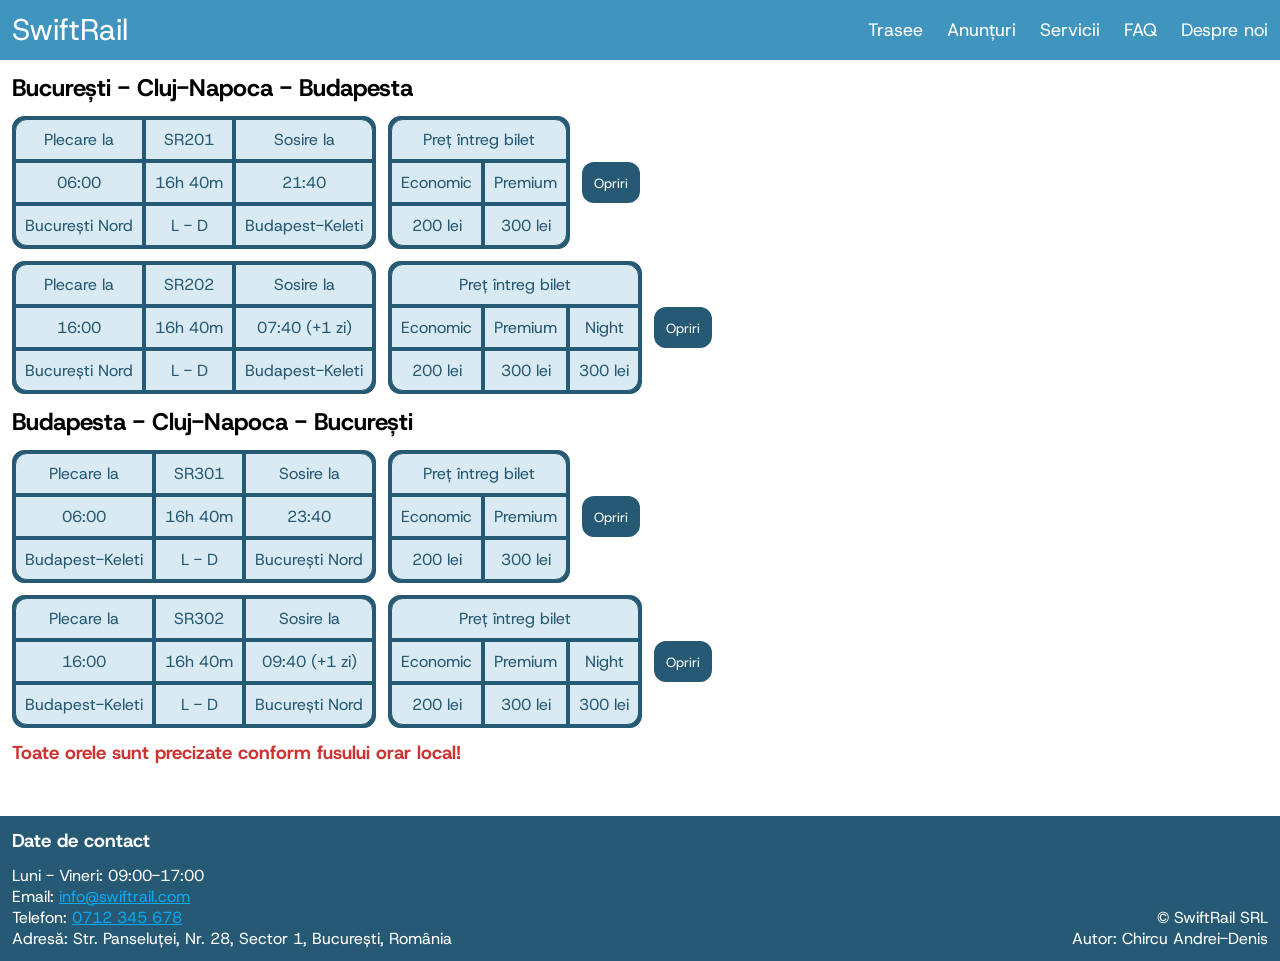
<file: atestat/traseul1.html>
<!DOCTYPE html>
<html lang="ro">
    <head>
        <meta charset="utf-8">
        <meta name="viewport" content="width=device-width, initial-scale=1">
        <title> Traseul 1 </title>
        <link rel="icon" type="image/webp" href="materiale/icon.webp">
        <link rel="stylesheet" href="style.css">
    </head>
    <body>
        <header>
            <a href="index.html#"> <div id="logo"> SwiftRail </div> </a>
            <ul id="nav">
                <a href="index.html#trasee" title="Vezi traseele noastre"> <li> Trasee </li> </a>
                <a href="index.html#anunturi" title="Află despre cele mai noi defecțiuni, întârzieri sau alte informații importante"> <li> Anunțuri </li> </a>
                <a href="index.html#servicii" title="Află despre condițiile din tren"> <li> Servicii </li> </a>
                <a href="index.html#faq" title="Vezi secțiunea de întrebări frecvente"> <li> FAQ </li> </a>
                <a href="index.html#about" title="Află mai multe despre noi"> <li> Despre noi </li> </a>
            </ul>
            <button id="menu-icon" onclick="menu()"> <img src="materiale/menu.svg" alt="meniu"> </button>
            <ul id="mobile-nav">
                <a onclick="menu()" href="index.html#trasee" title="Vezi traseele noastre"> <li> Trasee </li> </a>
                <a onclick="menu()" href="index.html#anunturi" title="Află despre cele mai noi defecțiuni, întârzieri sau alte informații importante"> <li> Anunțuri </li> </a>
                <a onclick="menu()" href="index.html#servicii" title="Află despre condițiile din tren"> <li> Servicii </li> </a>
                <a onclick="menu()" href="index.html#faq" title="Vezi secțiunea de întrebări frecvente"> <li> FAQ </li> </a>
                <a onclick="menu()" href="index.html#about" title="Află mai multe despre noi"> <li> Despre noi </li> </a>
            </ul>
        </header>
        <main>
            <section class="sens-tren">
                <h2> București - Cluj-Napoca - Budapesta </h2>
                <div class="container">
                    <table class="info-tren">
                        <tr>
                            <td class="topleft"> Plecare la </td>
                            <td> SR201 </td>
                            <td class="topright"> Sosire la </td>
                        </tr>
                        <tr>
                            <td> 06:00 </td>
                            <td> 16h 40m </td>
                            <td> 21:40 </td>
                        </tr>
                        <tr>
                            <td class="bottomleft"> București Nord </td>
                            <td> L - D </td>
                            <td class="bottomright"> Budapest-Keleti </td>
                        </tr>
                    </table>
                    <table class="pret-tren col2">
                        <tr>
                            <td class="top" colspan="2"> Preț întreg bilet </td>
                        </tr>
                        <tr>
                            <td> Economic </td>
                            <td> Premium </td>
                        </tr>
                        <tr>
                            <td class="bottomleft"> 200 lei </td>
                            <td class="bottomright"> 300 lei </td>
                        </tr>
                    </table>
                    <button class="box" onclick="opriri(1)"> Opriri </button>
                </div>
                <table class="opriri-tren" id="tren1">
                    <tr>
                        <td> București Nord </td>
                        <td class="arrow empty"> <img src="materiale/arrow.svg"> </td>
                        <td> Ploiești Vest </td>
                        <td class="arrow empty"> <img src="materiale/arrow.svg"> </td>
                        <td> Brașov </td>
                        <td class="arrow empty"> <img src="materiale/arrow.svg"> </td>
                        <td> Teius </td>
                        <td class="arrow empty"> <img src="materiale/arrow.svg"> </td>
                        <td> Cluj Napoca </td>
                        <td class="arrow empty"> <img src="materiale/arrow.svg"> </td>
                        <td> Oradea </td>
                        <td class="arrow empty"> <img src="materiale/arrow.svg"> </td>
                        <td> Berettyóújfalu </td>
                        <td class="arrow empty"> <img src="materiale/arrow.svg"> </td>
                        <td> Karcag </td>
                        <td class="arrow empty"> <img src="materiale/arrow.svg"> </td>
                        <td> Szolnok </td>
                        <td class="arrow empty"> <img src="materiale/arrow.svg"> </td>
                        <td> Budapest-Keleti </td>
                    </tr>
                    <tr>
                        <td class="empty"> 06:00 </td>
                        <td class="empty"> </td>
                        <td class="empty"> 06:37 </td>
                        <td class="empty"> </td>
                        <td class="empty"> 08:20 </td>
                        <td class="empty"> </td>
                        <td class="empty"> 13:02 </td>
                        <td class="empty"> </td>
                        <td class="empty"> 15:00 </td>
                        <td class="empty"> </td>
                        <td class="empty"> 18:03 </td>
                        <td class="empty"> </td>
                        <td class="empty"> 17:58 </td>
                        <td class="empty"> </td>
                        <td class="empty"> 18:56 </td>
                        <td class="empty"> </td>
                        <td class="empty"> 19:17 </td>
                        <td class="empty"> </td>
                        <td class="empty"> 21:40 </td>
                    </tr>
                </table>
                <div class="container">
                    <table class="info-tren">
                        <tr>
                            <td class="topleft"> Plecare la </td>
                            <td> SR202 </td>
                            <td class="topright"> Sosire la </td>
                        </tr>
                        <tr>
                            <td> 16:00 </td>
                            <td> 16h 40m </td>
                            <td> 07:40 (+1 zi) </td>
                        </tr>
                        <tr>
                            <td class="bottomleft"> București Nord </td>
                            <td> L - D </td>
                            <td class="bottomright"> Budapest-Keleti </td>
                        </tr>
                    </table>
                    <table class="pret-tren col3">
                        <tr>
                            <td class="top" colspan="3"> Preț întreg bilet </td>
                        </tr>
                        <tr>
                            <td> Economic </td>
                            <td> Premium </td>
                            <td> Night </td>
                        </tr>
                        <tr>
                            <td class="bottomleft"> 200 lei </td>
                            <td> 300 lei </td>
                            <td class="bottomright"> 300 lei </td>
                        </tr>
                    </table>
                    <button class="box" onclick="opriri(2)"> Opriri </button>
                </div>
                <table class="opriri-tren" id="tren2">
                    <tr>
                        <td> București Nord </td>
                        <td class="arrow empty"> <img src="materiale/arrow.svg"> </td>
                        <td> Ploiești Vest </td>
                        <td class="arrow empty"> <img src="materiale/arrow.svg"> </td>
                        <td> Brașov </td>
                        <td class="arrow empty"> <img src="materiale/arrow.svg"> </td>
                        <td> Teius </td>
                        <td class="arrow empty"> <img src="materiale/arrow.svg"> </td>
                        <td> Cluj Napoca </td>
                        <td class="arrow empty"> <img src="materiale/arrow.svg"> </td>
                        <td> Oradea </td>
                        <td class="arrow empty"> <img src="materiale/arrow.svg"> </td>
                        <td> Berettyóújfalu </td>
                        <td class="arrow empty"> <img src="materiale/arrow.svg"> </td>
                        <td> Karcag </td>
                        <td class="arrow empty"> <img src="materiale/arrow.svg"> </td>
                        <td> Szolnok </td>
                        <td class="arrow empty"> <img src="materiale/arrow.svg"> </td>
                        <td> Budapest-Keleti </td>
                    </tr>
                    <tr>
                        <td class="empty"> 16:00 </td>
                        <td class="empty"> </td>
                        <td class="empty"> 16:37 </td>
                        <td class="empty"> </td>
                        <td class="empty"> 18:20 </td>
                        <td class="empty"> </td>
                        <td class="empty"> 23:02 </td>
                        <td class="empty"> </td>
                        <td class="empty"> 01:00 </td>
                        <td class="empty"> </td>
                        <td class="empty"> 04:03 </td>
                        <td class="empty"> </td>
                        <td class="empty"> 03:58 </td>
                        <td class="empty"> </td>
                        <td class="empty"> 04:56 </td>
                        <td class="empty"> </td>
                        <td class="empty"> 05:17 </td>
                        <td class="empty"> </td>
                        <td class="empty"> 07:40 </td>
                    </tr>
                </table>
            </section>
            <section class="sens-tren">
                <h2> Budapesta - Cluj-Napoca - București </h2>
                <div class="container">
                    <table class="info-tren">
                        <tr>
                            <td class="topleft"> Plecare la </td>
                            <td> SR301 </td>
                            <td class="topright"> Sosire la </td>
                        </tr>
                        <tr>
                            <td> 06:00 </td>
                            <td> 16h 40m </td>
                            <td> 23:40 </td>
                        </tr>
                        <tr>
                            <td class="bottomleft"> Budapest-Keleti </td>
                            <td> L - D </td>
                            <td class="bottomright"> București Nord </td>
                        </tr>
                    </table>
                    <table class="pret-tren col2">
                        <tr>
                            <td class="top" colspan="2"> Preț întreg bilet </td>
                        </tr>
                        <tr>
                            <td> Economic </td>
                            <td> Premium </td>
                        </tr>
                        <tr>
                            <td class="bottomleft"> 200 lei </td>
                            <td class="bottomright"> 300 lei </td>
                        </tr>
                    </table>
                    <button class="box" onclick="opriri(3)"> Opriri </button>
                </div>
                <table class="opriri-tren" id="tren3">
                    <tr>
                        <td> Budapest-Keleti </td>
                        <td class="arrow empty"> <img src="materiale/arrow.svg"> </td>
                        <td> Szolnok </td>
                        <td class="arrow empty"> <img src="materiale/arrow.svg"> </td>
                        <td> Karcag </td>
                        <td class="arrow empty"> <img src="materiale/arrow.svg"> </td>
                        <td> Berettyóújfalu </td>
                        <td class="arrow empty"> <img src="materiale/arrow.svg"> </td>
                        <td> Oradea </td>
                        <td class="arrow empty"> <img src="materiale/arrow.svg"> </td>
                        <td> Cluj Napoca </td>
                        <td class="arrow empty"> <img src="materiale/arrow.svg"> </td>
                        <td> Teius </td>
                        <td class="arrow empty"> <img src="materiale/arrow.svg"> </td>
                        <td> Brașov </td>
                        <td class="arrow empty"> <img src="materiale/arrow.svg"> </td>
                        <td> Ploiești Vest </td>
                        <td class="arrow empty"> <img src="materiale/arrow.svg"> </td>
                        <td> București Nord </td>
                    </tr>
                    <tr>
                        <td class="empty"> 06:00 </td>
                        <td class="empty"> </td>
                        <td class="empty"> 08:23 </td>
                        <td class="empty"> </td>
                        <td class="empty"> 08:44 </td>
                        <td class="empty"> </td>
                        <td class="empty"> 09:42 </td>
                        <td class="empty"> </td>
                        <td class="empty"> 11:37 </td>
                        <td class="empty"> </td>
                        <td class="empty"> 14:40 </td>
                        <td class="empty"> </td>
                        <td class="empty"> 16:38 </td>
                        <td class="empty"> </td>
                        <td class="empty"> 21:20 </td>
                        <td class="empty"> </td>
                        <td class="empty"> 23:03 </td>
                        <td class="empty"> </td>
                        <td class="empty"> 23:40 </td>
                    </tr>
                </table>
                <div class="container">
                    <table class="info-tren">
                        <tr>
                            <td class="topleft"> Plecare la </td>
                            <td> SR302 </td>
                            <td class="topright"> Sosire la </td>
                        </tr>
                        <tr>
                            <td> 16:00 </td>
                            <td> 16h 40m </td>
                            <td> 09:40 (+1 zi) </td>
                        </tr>
                        <tr>
                            <td class="bottomleft"> Budapest-Keleti </td>
                            <td> L - D </td>
                            <td class="bottomright"> București Nord </td>
                        </tr>
                    </table>
                    <table class="pret-tren col3">
                        <tr>
                            <td class="top" colspan="3"> Preț întreg bilet </td>
                        </tr>
                        <tr>
                            <td> Economic </td>
                            <td> Premium </td>
                            <td> Night </td>
                        </tr>
                        <tr>
                            <td class="bottomleft"> 200 lei </td>
                            <td> 300 lei </td>
                            <td class="bottomright"> 300 lei </td>
                        </tr>
                    </table>
                    <button class="box" onclick="opriri(4)"> Opriri </button>
                </div>
                <table class="opriri-tren" id="tren4">
                    <tr>
                        <td> Budapest-Keleti </td>
                        <td class="arrow empty"> <img src="materiale/arrow.svg"> </td>
                        <td> Szolnok </td>
                        <td class="arrow empty"> <img src="materiale/arrow.svg"> </td>
                        <td> Karcag </td>
                        <td class="arrow empty"> <img src="materiale/arrow.svg"> </td>
                        <td> Berettyóújfalu </td>
                        <td class="arrow empty"> <img src="materiale/arrow.svg"> </td>
                        <td> Oradea </td>
                        <td class="arrow empty"> <img src="materiale/arrow.svg"> </td>
                        <td> Cluj Napoca </td>
                        <td class="arrow empty"> <img src="materiale/arrow.svg"> </td>
                        <td> Teius </td>
                        <td class="arrow empty"> <img src="materiale/arrow.svg"> </td>
                        <td> Brașov </td>
                        <td class="arrow empty"> <img src="materiale/arrow.svg"> </td>
                        <td> Ploiești Vest </td>
                        <td class="arrow empty"> <img src="materiale/arrow.svg"> </td>
                        <td> București Nord </td>
                    </tr>
                    <tr>
                        <td class="empty"> 16:00 </td>
                        <td class="empty"> </td>
                        <td class="empty"> 18:23 </td>
                        <td class="empty"> </td>
                        <td class="empty"> 18:44 </td>
                        <td class="empty"> </td>
                        <td class="empty"> 19:42 </td>
                        <td class="empty"> </td>
                        <td class="empty"> 21:37 </td>
                        <td class="empty"> </td>
                        <td class="empty"> 00:40 </td>
                        <td class="empty"> </td>
                        <td class="empty"> 02:38 </td>
                        <td class="empty"> </td>
                        <td class="empty"> 07:20 </td>
                        <td class="empty"> </td>
                        <td class="empty"> 09:03 </td>
                        <td class="empty"> </td>
                        <td class="empty"> 09:40 </td>
                    </tr>
                </table>
            </section>
            <section id="fus-orar">
                <h3> Toate orele sunt precizate conform fusului orar local! </h3>
            </section>
        </main>
        <footer>
            <section id="contact">
                <h3> Date de contact </h3>
                Luni - Vineri:  09:00-17:00 <br>
                Email: <a href="mailto:"> info@swiftrail.com </a> <br>
                Telefon: <a href="tel:"> 0712 345 678 </a> <br>
                Adresă: Str. Panseluței, Nr. 28, Sector 1, București, România
            </section>
            <section id="rights">
                &copy; SwiftRail SRL <br>
                Autor: Chircu Andrei-Denis
            </section>
        </footer>
        <script>
            function menu()
            {
                var x = document.getElementById("mobile-nav");
                if (x.style.display === "flex")
                    x.style.display = "none";
                else
                    x.style.display = "flex";
            }
            function opriri(nr)
            {
                var x = document.getElementById(`tren${nr}`);
                if (x.style.display === "block")
                    x.style.display = "none";
                else
                    x.style.display = "block";
            }
        </script>
    </body>
</html>
</file>
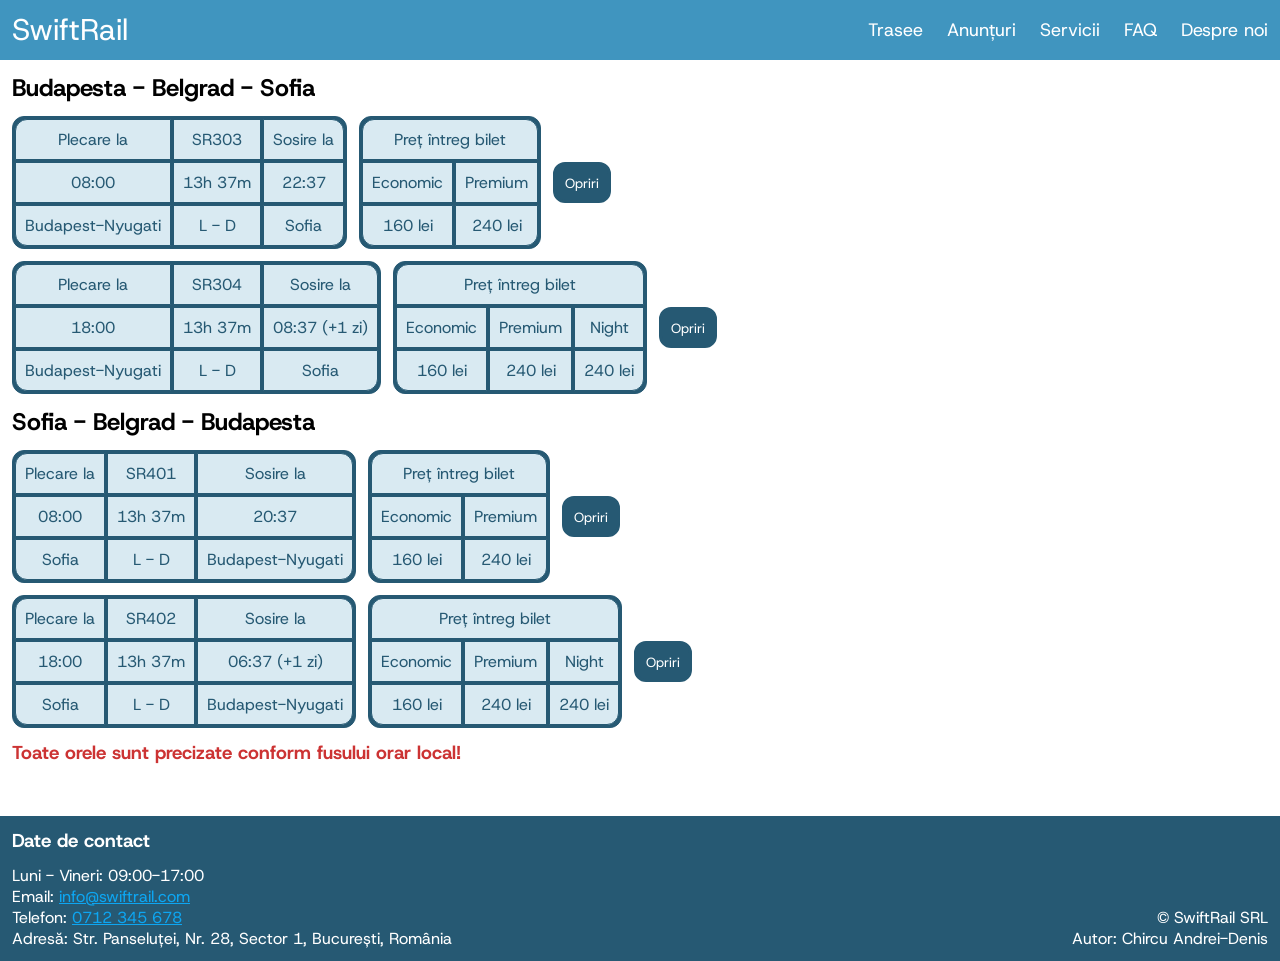
<file: atestat/traseul2.html>
<!DOCTYPE html>
<html lang="ro">
    <head>
        <meta charset="utf-8">
        <meta name="viewport" content="width=device-width, initial-scale=1">
        <title> Traseul 2 </title>
        <link rel="icon" type="image/png" href="materiale/icon.png">
        <link rel="stylesheet" href="style.css">
    </head>
    <body>
        <header>
            <a href="index.html#"> <div id="logo"> SwiftRail </div> </a>
            <ul id="nav">
                <a href="index.html#trasee" title="Vezi traseele noastre"> <li> Trasee </li> </a>
                <a href="index.html#anunturi" title="Află despre cele mai noi defecțiuni, întârzieri sau alte informații importante"> <li> Anunțuri </li> </a>
                <a href="index.html#servicii" title="Află despre condițiile din tren"> <li> Servicii </li> </a>
                <a href="index.html#faq" title="Vezi secțiunea de întrebări frecvente"> <li> FAQ </li> </a>
                <a href="index.html#about" title="Află mai multe despre noi"> <li> Despre noi </li> </a>
            </ul>
            <button id="menu-icon" onclick="menu()"> <img src="materiale/menu.svg" alt="meniu"> </button>
            <ul id="mobile-nav">
                <a onclick="menu()" href="index.html#trasee" title="Vezi traseele noastre"> <li> Trasee </li> </a>
                <a onclick="menu()" href="index.html#anunturi" title="Află despre cele mai noi defecțiuni, întârzieri sau alte informații importante"> <li> Anunțuri </li> </a>
                <a onclick="menu()" href="index.html#servicii" title="Află despre condițiile din tren"> <li> Servicii </li> </a>
                <a onclick="menu()" href="index.html#faq" title="Vezi secțiunea de întrebări frecvente"> <li> FAQ </li> </a>
                <a onclick="menu()" href="index.html#about" title="Află mai multe despre noi"> <li> Despre noi </li> </a>
            </ul>
        </header>
        <main>
            <section class="sens-tren">
                <h2> Budapesta - Belgrad - Sofia </h2>
                <div class="container">
                    <table class="info-tren">
                        <tr>
                            <td class="topleft"> Plecare la </td>
                            <td> SR303 </td>
                            <td class="topright"> Sosire la </td>
                        </tr>
                        <tr>
                            <td> 08:00 </td>
                            <td> 13h 37m </td>
                            <td> 22:37 </td>
                        </tr>
                        <tr>
                            <td class="bottomleft"> Budapest-Nyugati </td>
                            <td> L - D </td>
                            <td class="bottomright"> Sofia </td>
                        </tr>
                    </table>
                    <table class="pret-tren col2">
                        <tr>
                            <td class="top" colspan="2"> Preț întreg bilet </td>
                        </tr>
                        <tr>
                            <td> Economic </td>
                            <td> Premium </td>
                        </tr>
                        <tr>
                            <td class="bottomleft"> 160 lei </td>
                            <td class="bottomright"> 240 lei </td>
                        </tr>
                    </table>
                    <button class="box" onclick="opriri(1)"> Opriri </button>
                </div>
                <table class="opriri-tren" id="tren1">
                    <tr>
                        <td> Budapest-Nyugati </td>
                        <td class="arrow empty"> <img src="materiale/arrow.svg"> </td>
                        <td> Kecskemét </td>
                        <td class="arrow empty"> <img src="materiale/arrow.svg"> </td>
                        <td> Szeged </td>
                        <td class="arrow empty"> <img src="materiale/arrow.svg"> </td>
                        <td> Subotica </td>
                        <td class="arrow empty"> <img src="materiale/arrow.svg"> </td>
                        <td> Novi Sad </td>
                        <td class="arrow empty"> <img src="materiale/arrow.svg"> </td>
                        <td> Beograd Centar </td>
                        <td class="arrow empty"> <img src="materiale/arrow.svg"> </td>
                        <td> Niš </td>
                        <td class="arrow empty"> <img src="materiale/arrow.svg"> </td>
                        <td> Dimitrovgrad </td>
                        <td class="arrow empty"> <img src="materiale/arrow.svg"> </td>
                        <td> Sofia </td>
                    </tr>
                    <tr>
                        <td class="empty"> 08:00 </td>
                        <td class="empty"> </td>
                        <td class="empty"> 09:20 </td>
                        <td class="empty"> </td>
                        <td class="empty"> 10:10 </td>
                        <td class="empty"> </td>
                        <td class="empty"> 11:32 </td>
                        <td class="empty"> </td>
                        <td class="empty"> 12:24 </td>
                        <td class="empty"> </td>
                        <td class="empty"> 13:09 </td>
                        <td class="empty"> </td>
                        <td class="empty"> 17:31 </td>
                        <td class="empty"> </td>
                        <td class="empty"> 19:41 </td>
                        <td class="empty"> </td>
                        <td class="empty"> 22:37 </td>
                    </tr>
                </table>
                <div class="container">
                    <table class="info-tren">
                        <tr>
                            <td class="topleft"> Plecare la </td>
                            <td> SR304 </td>
                            <td class="topright"> Sosire la </td>
                        </tr>
                        <tr>
                            <td> 18:00 </td>
                            <td> 13h 37m </td>
                            <td> 08:37 (+1 zi) </td>
                        </tr>
                        <tr>
                            <td class="bottomleft"> Budapest-Nyugati </td>
                            <td> L - D </td>
                            <td class="bottomright"> Sofia </td>
                        </tr>
                    </table>
                    <table class="pret-tren col3">
                        <tr>
                            <td class="top" colspan="3"> Preț întreg bilet </td>
                        </tr>
                        <tr>
                            <td> Economic </td>
                            <td> Premium </td>
                            <td> Night </td>
                        </tr>
                        <tr>
                            <td class="bottomleft"> 160 lei </td>
                            <td> 240 lei </td>
                            <td class="bottomright"> 240 lei </td>
                        </tr>
                    </table>
                    <button class="box" onclick="opriri(2)"> Opriri </button>
                </div>
                <table class="opriri-tren" id="tren2">
                    <tr>
                        <td> Budapest-Nyugati </td>
                        <td class="arrow empty"> <img src="materiale/arrow.svg"> </td>
                        <td> Kecskemét </td>
                        <td class="arrow empty"> <img src="materiale/arrow.svg"> </td>
                        <td> Szeged </td>
                        <td class="arrow empty"> <img src="materiale/arrow.svg"> </td>
                        <td> Subotica </td>
                        <td class="arrow empty"> <img src="materiale/arrow.svg"> </td>
                        <td> Novi Sad </td>
                        <td class="arrow empty"> <img src="materiale/arrow.svg"> </td>
                        <td> Beograd Centar </td>
                        <td class="arrow empty"> <img src="materiale/arrow.svg"> </td>
                        <td> Niš </td>
                        <td class="arrow empty"> <img src="materiale/arrow.svg"> </td>
                        <td> Dimitrovgrad </td>
                        <td class="arrow empty"> <img src="materiale/arrow.svg"> </td>
                        <td> Sofia </td>
                    </tr>
                    <tr>
                        <td class="empty"> 18:00 </td>
                        <td class="empty"> </td>
                        <td class="empty"> 19:20 </td>
                        <td class="empty"> </td>
                        <td class="empty"> 20:10 </td>
                        <td class="empty"> </td>
                        <td class="empty"> 21:32 </td>
                        <td class="empty"> </td>
                        <td class="empty"> 22:24 </td>
                        <td class="empty"> </td>
                        <td class="empty"> 23:09 </td>
                        <td class="empty"> </td>
                        <td class="empty"> 03:31 </td>
                        <td class="empty"> </td>
                        <td class="empty"> 05:41 </td>
                        <td class="empty"> </td>
                        <td class="empty"> 08:37 </td>
                    </tr>
                </table>
            </section>
            <section class="sens-tren">
                <h2> Sofia - Belgrad - Budapesta </h2>
                <div class="container">
                    <table class="info-tren">
                        <tr>
                            <td class="topleft"> Plecare la </td>
                            <td> SR401 </td>
                            <td class="topright"> Sosire la </td>
                        </tr>
                        <tr>
                            <td> 08:00 </td>
                            <td> 13h 37m </td>
                            <td> 20:37 </td>
                        </tr>
                        <tr>
                            <td class="bottomleft"> Sofia </td>
                            <td> L - D </td>
                            <td class="bottomright"> Budapest-Nyugati </td>
                        </tr>
                    </table>
                    <table class="pret-tren col2">
                        <tr>
                            <td class="top" colspan="2"> Preț întreg bilet </td>
                        </tr>
                        <tr>
                            <td> Economic </td>
                            <td> Premium </td>
                        </tr>
                        <tr>
                            <td class="bottomleft"> 160 lei </td>
                            <td class="bottomright"> 240 lei </td>
                        </tr>
                    </table>
                    <button class="box" onclick="opriri(3)"> Opriri </button>
                </div>
                <table class="opriri-tren" id="tren3">
                    <tr>
                        <td> Sofia </td>
                        <td class="arrow empty"> <img src="materiale/arrow.svg"> </td>
                        <td> Dimitrovgrad </td>
                        <td class="arrow empty"> <img src="materiale/arrow.svg"> </td>
                        <td> Niš </td>
                        <td class="arrow empty"> <img src="materiale/arrow.svg"> </td>
                        <td> Beograd Centar </td>
                        <td class="arrow empty"> <img src="materiale/arrow.svg"> </td>
                        <td> Novi Sad </td>
                        <td class="arrow empty"> <img src="materiale/arrow.svg"> </td>
                        <td> Subotica </td>
                        <td class="arrow empty"> <img src="materiale/arrow.svg"> </td>
                        <td> Szeged </td>
                        <td class="arrow empty"> <img src="materiale/arrow.svg"> </td>
                        <td> Kecskemét </td>
                        <td class="arrow empty"> <img src="materiale/arrow.svg"> </td>
                        <td> Budapest-Nyugati </td>
                    </tr>
                    <tr>
                        <td class="empty"> 08:00 </td>
                        <td class="empty"> </td>
                        <td class="empty"> 08:56 </td>
                        <td class="empty"> </td>
                        <td class="empty"> 11:06 </td>
                        <td class="empty"> </td>
                        <td class="empty"> 15:28 </td>
                        <td class="empty"> </td>
                        <td class="empty"> 16:13 </td>
                        <td class="empty"> </td>
                        <td class="empty"> 17:05 </td>
                        <td class="empty"> </td>
                        <td class="empty"> 18:27 </td>
                        <td class="empty"> </td>
                        <td class="empty"> 19:17 </td>
                        <td class="empty"> </td>
                        <td class="empty"> 20:37 </td>
                    </tr>
                </table>
                <div class="container">
                    <table class="info-tren">
                        <tr>
                            <td class="topleft"> Plecare la </td>
                            <td> SR402 </td>
                            <td class="topright"> Sosire la </td>
                        </tr>
                        <tr>
                            <td> 18:00 </td>
                            <td> 13h 37m </td>
                            <td> 06:37 (+1 zi) </td>
                        </tr>
                        <tr>
                            <td class="bottomleft"> Sofia </td>
                            <td> L - D </td>
                            <td class="bottomright"> Budapest-Nyugati </td>
                        </tr>
                    </table>
                    <table class="pret-tren col3">
                        <tr>
                            <td class="top" colspan="3"> Preț întreg bilet </td>
                        </tr>
                        <tr>
                            <td> Economic </td>
                            <td> Premium </td>
                            <td> Night </td>
                        </tr>
                        <tr>
                            <td class="bottomleft"> 160 lei </td>
                            <td> 240 lei </td>
                            <td class="bottomright"> 240 lei </td>
                        </tr>
                    </table>
                    <button class="box" onclick="opriri(4)"> Opriri </button>
                </div>
                <table class="opriri-tren" id="tren4">
                    <tr>
                        <td> Sofia </td>
                        <td class="arrow empty"> <img src="materiale/arrow.svg"> </td>
                        <td> Dimitrovgrad </td>
                        <td class="arrow empty"> <img src="materiale/arrow.svg"> </td>
                        <td> Niš </td>
                        <td class="arrow empty"> <img src="materiale/arrow.svg"> </td>
                        <td> Beograd Centar </td>
                        <td class="arrow empty"> <img src="materiale/arrow.svg"> </td>
                        <td> Novi Sad </td>
                        <td class="arrow empty"> <img src="materiale/arrow.svg"> </td>
                        <td> Subotica </td>
                        <td class="arrow empty"> <img src="materiale/arrow.svg"> </td>
                        <td> Szeged </td>
                        <td class="arrow empty"> <img src="materiale/arrow.svg"> </td>
                        <td> Kecskemét </td>
                        <td class="arrow empty"> <img src="materiale/arrow.svg"> </td>
                        <td> Budapest-Nyugati </td>
                    </tr>
                    <tr>
                        <td class="empty"> 18:00 </td>
                        <td class="empty"> </td>
                        <td class="empty"> 18:56 </td>
                        <td class="empty"> </td>
                        <td class="empty"> 21:06 </td>
                        <td class="empty"> </td>
                        <td class="empty"> 01:28 </td>
                        <td class="empty"> </td>
                        <td class="empty"> 02:13 </td>
                        <td class="empty"> </td>
                        <td class="empty"> 03:05 </td>
                        <td class="empty"> </td>
                        <td class="empty"> 04:27 </td>
                        <td class="empty"> </td>
                        <td class="empty"> 05:17 </td>
                        <td class="empty"> </td>
                        <td class="empty"> 06:37 </td>
                    </tr>
                </table>
            </section>
            <section id="fus-orar">
                <h3> Toate orele sunt precizate conform fusului orar local! </h3>
            </section>
        </main>
        <footer>
            <section id="contact">
                <h3> Date de contact </h3>
                Luni - Vineri:  09:00-17:00 <br>
                Email: <a href="mailto:"> info@swiftrail.com </a> <br>
                Telefon: <a href="tel:"> 0712 345 678 </a> <br>
                Adresă: Str. Panseluței, Nr. 28, Sector 1, București, România
            </section>
            <section id="rights">
                &copy; SwiftRail SRL <br>
                Autor: Chircu Andrei-Denis
            </section>
        </footer>
        <script>
            function menu()
            {
                var x = document.getElementById("mobile-nav");
                if (x.style.display === "flex")
                    x.style.display = "none";
                else
                    x.style.display = "flex";
            }
            function opriri(nr)
            {
                var x = document.getElementById(`tren${nr}`);
                if (x.style.display === "block")
                    x.style.display = "none";
                else
                    x.style.display = "block";
            }
        </script>
    </body>
</html>
</file>
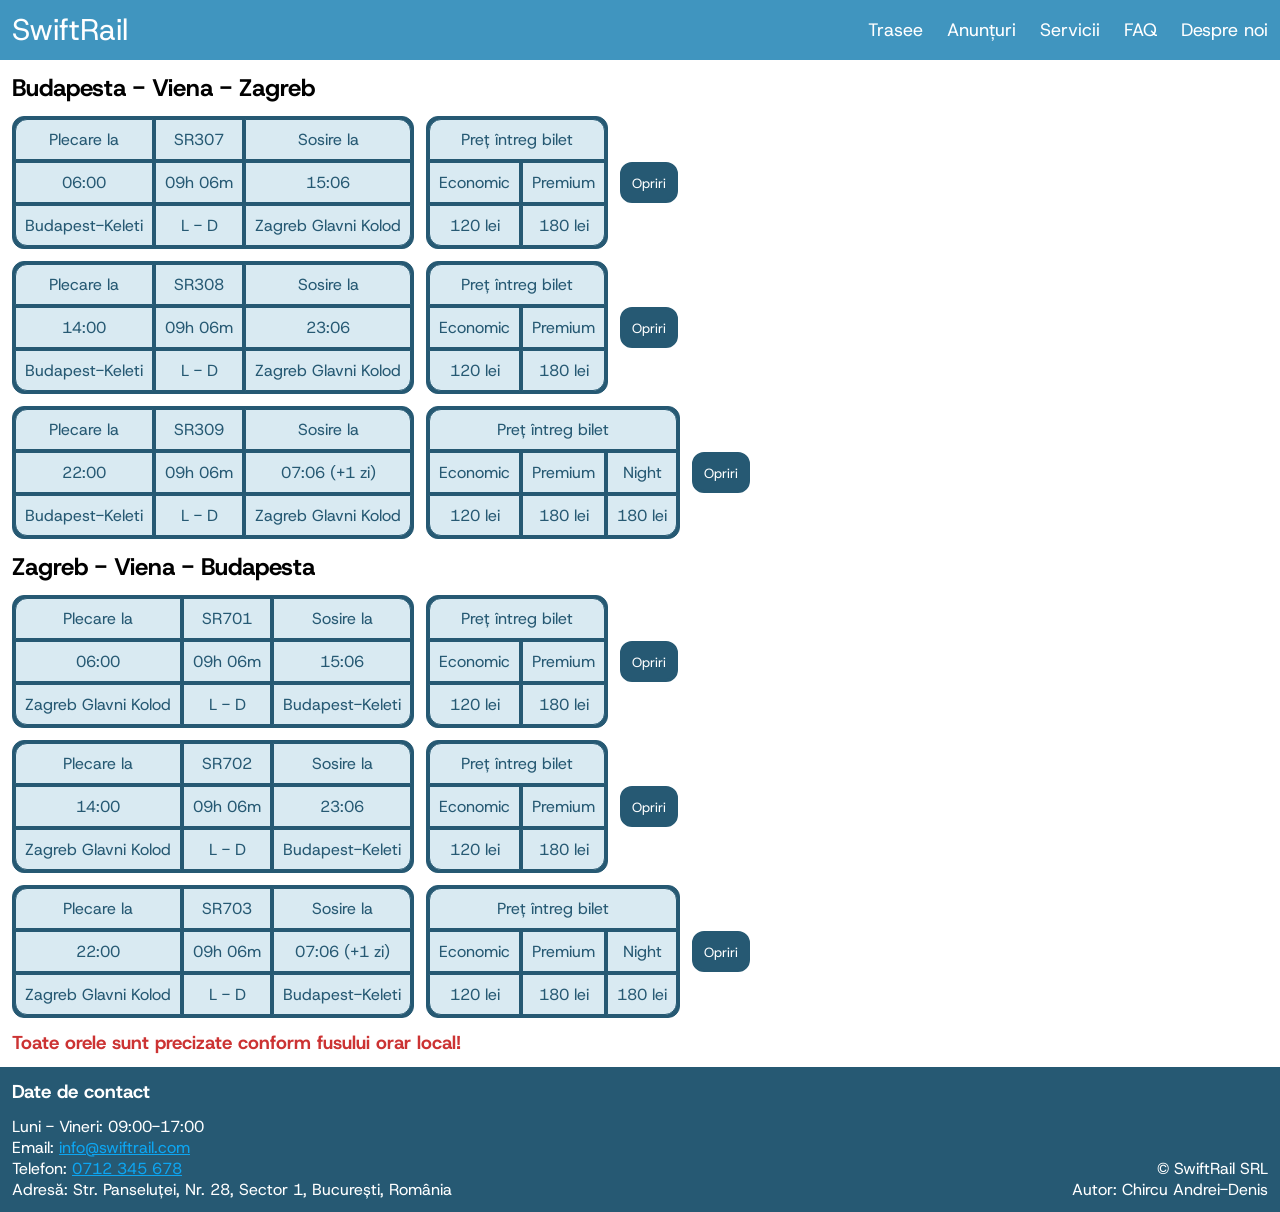
<file: atestat/traseul3.html>
<!DOCTYPE html>
<html lang="ro">
    <head>
        <meta charset="utf-8">
        <meta name="viewport" content="width=device-width, initial-scale=1">
        <title> Traseul 3 </title>
        <link rel="icon" type="image/png" href="materiale/icon.png">
        <link rel="stylesheet" href="style.css">
    </head>
    <body>
        <header>
            <a href="index.html#"> <div id="logo"> SwiftRail </div> </a>
            <ul id="nav">
                <a href="index.html#trasee" title="Vezi traseele noastre"> <li> Trasee </li> </a>
                <a href="index.html#anunturi" title="Află despre cele mai noi defecțiuni, întârzieri sau alte informații importante"> <li> Anunțuri </li> </a>
                <a href="index.html#servicii" title="Află despre condițiile din tren"> <li> Servicii </li> </a>
                <a href="index.html#faq" title="Vezi secțiunea de întrebări frecvente"> <li> FAQ </li> </a>
                <a href="index.html#about" title="Află mai multe despre noi"> <li> Despre noi </li> </a>
            </ul>
            <button id="menu-icon" onclick="menu()"> <img src="materiale/menu.svg" alt="meniu"> </button>
            <ul id="mobile-nav">
                <a onclick="menu()" href="index.html#trasee" title="Vezi traseele noastre"> <li> Trasee </li> </a>
                <a onclick="menu()" href="index.html#anunturi" title="Află despre cele mai noi defecțiuni, întârzieri sau alte informații importante"> <li> Anunțuri </li> </a>
                <a onclick="menu()" href="index.html#servicii" title="Află despre condițiile din tren"> <li> Servicii </li> </a>
                <a onclick="menu()" href="index.html#faq" title="Vezi secțiunea de întrebări frecvente"> <li> FAQ </li> </a>
                <a onclick="menu()" href="index.html#about" title="Află mai multe despre noi"> <li> Despre noi </li> </a>
            </ul>
        </header>
        <main>
            <section class="sens-tren">
                <h2> Budapesta - Viena - Zagreb </h2>
                <div class="container">
                    <table class="info-tren">
                        <tr>
                            <td class="topleft"> Plecare la </td>
                            <td> SR307 </td>
                            <td class="topright"> Sosire la </td>
                        </tr>
                        <tr>
                            <td> 06:00 </td>
                            <td> 09h 06m </td>
                            <td> 15:06 </td>
                        </tr>
                        <tr>
                            <td class="bottomleft"> Budapest-Keleti </td>
                            <td> L - D </td>
                            <td class="bottomright"> Zagreb Glavni Kolod </td>
                        </tr>
                    </table>
                    <table class="pret-tren col2">
                        <tr>
                            <td class="top" colspan="2"> Preț întreg bilet </td>
                        </tr>
                        <tr>
                            <td> Economic </td>
                            <td> Premium </td>
                        </tr>
                        <tr>
                            <td class="bottomleft"> 120 lei </td>
                            <td class="bottomright"> 180 lei </td>
                        </tr>
                    </table>
                    <button class="box" onclick="opriri(1)"> Opriri </button>
                </div>
                <table class="opriri-tren" id="tren1">
                    <tr>
                        <td> Budapest-Keleti </td>
                        <td class="arrow empty"> <img src="materiale/arrow.svg"> </td>
                        <td> Gyor </td>
                        <td class="arrow empty"> <img src="materiale/arrow.svg"> </td>
                        <td> Wien Hbf </td>
                        <td class="arrow empty"> <img src="materiale/arrow.svg"> </td>
                        <td> Graz </td>
                        <td class="arrow empty"> <img src="materiale/arrow.svg"> </td>
                        <td> Maribor </td>
                        <td class="arrow empty"> <img src="materiale/arrow.svg"> </td>
                        <td> Celje </td>
                        <td class="arrow empty"> <img src="materiale/arrow.svg"> </td>
                        <td> Zagreb Glavni Kolod </td>
                    </tr>
                    <tr>
                        <td class="empty"> 06:00 </td>
                        <td class="empty"> </td>
                        <td class="empty"> 07:20 </td>
                        <td class="empty"> </td>
                        <td class="empty"> 08:43 </td>
                        <td class="empty"> </td>
                        <td class="empty"> 11:18 </td>
                        <td class="empty"> </td>
                        <td class="empty"> 12:20 </td>
                        <td class="empty"> </td>
                        <td class="empty"> 13:18 </td>
                        <td class="empty"> </td>
                        <td class="empty"> 15:06 </td>
                    </tr>
                </table>
                <div class="container">
                    <table class="info-tren">
                        <tr>
                            <td class="topleft"> Plecare la </td>
                            <td> SR308 </td>
                            <td class="topright"> Sosire la </td>
                        </tr>
                        <tr>
                            <td> 14:00 </td>
                            <td> 09h 06m </td>
                            <td> 23:06 </td>
                        </tr>
                        <tr>
                            <td class="bottomleft"> Budapest-Keleti </td>
                            <td> L - D </td>
                            <td class="bottomright"> Zagreb Glavni Kolod </td>
                        </tr>
                    </table>
                    <table class="pret-tren col2">
                        <tr>
                            <td class="top" colspan="2"> Preț întreg bilet </td>
                        </tr>
                        <tr>
                            <td> Economic </td>
                            <td> Premium </td>
                        </tr>
                        <tr>
                            <td class="bottomleft"> 120 lei </td>
                            <td class="bottomright"> 180 lei </td>
                        </tr>
                    </table>
                    <button class="box" onclick="opriri(2)"> Opriri </button>
                </div>
                <table class="opriri-tren" id="tren2">
                    <tr>
                        <td> Budapest-Keleti </td>
                        <td class="arrow empty"> <img src="materiale/arrow.svg"> </td>
                        <td> Gyor </td>
                        <td class="arrow empty"> <img src="materiale/arrow.svg"> </td>
                        <td> Wien Hbf </td>
                        <td class="arrow empty"> <img src="materiale/arrow.svg"> </td>
                        <td> Graz </td>
                        <td class="arrow empty"> <img src="materiale/arrow.svg"> </td>
                        <td> Maribor </td>
                        <td class="arrow empty"> <img src="materiale/arrow.svg"> </td>
                        <td> Celje </td>
                        <td class="arrow empty"> <img src="materiale/arrow.svg"> </td>
                        <td> Zagreb Glavni Kolod </td>
                    </tr>
                    <tr>
                        <td class="empty"> 14:00 </td>
                        <td class="empty"> </td>
                        <td class="empty"> 15:20 </td>
                        <td class="empty"> </td>
                        <td class="empty"> 16:43 </td>
                        <td class="empty"> </td>
                        <td class="empty"> 19:18 </td>
                        <td class="empty"> </td>
                        <td class="empty"> 20:20 </td>
                        <td class="empty"> </td>
                        <td class="empty"> 21:18 </td>
                        <td class="empty"> </td>
                        <td class="empty"> 23:06 </td>
                    </tr>
                </table>
                <div class="container">
                    <table class="info-tren">
                        <tr>
                            <td class="topleft"> Plecare la </td>
                            <td> SR309 </td>
                            <td class="topright"> Sosire la </td>
                        </tr>
                        <tr>
                            <td> 22:00 </td>
                            <td> 09h 06m </td>
                            <td> 07:06 (+1 zi) </td>
                        </tr>
                        <tr>
                            <td class="bottomleft"> Budapest-Keleti </td>
                            <td> L - D </td>
                            <td class="bottomright"> Zagreb Glavni Kolod </td>
                        </tr>
                    </table>
                    <table class="pret-tren col3">
                        <tr>
                            <td class="top" colspan="3"> Preț întreg bilet </td>
                        </tr>
                        <tr>
                            <td> Economic </td>
                            <td> Premium </td>
                            <td> Night </td>
                        </tr>
                        <tr>
                            <td class="bottomleft"> 120 lei </td>
                            <td> 180 lei </td>
                            <td class="bottomright"> 180 lei </td>
                        </tr>
                    </table>
                    <button class="box" onclick="opriri(3)"> Opriri </button>
                </div>
                <table class="opriri-tren" id="tren3">
                    <tr>
                        <td> Budapest-Keleti </td>
                        <td class="arrow empty"> <img src="materiale/arrow.svg"> </td>
                        <td> Gyor </td>
                        <td class="arrow empty"> <img src="materiale/arrow.svg"> </td>
                        <td> Wien Hbf </td>
                        <td class="arrow empty"> <img src="materiale/arrow.svg"> </td>
                        <td> Graz </td>
                        <td class="arrow empty"> <img src="materiale/arrow.svg"> </td>
                        <td> Maribor </td>
                        <td class="arrow empty"> <img src="materiale/arrow.svg"> </td>
                        <td> Celje </td>
                        <td class="arrow empty"> <img src="materiale/arrow.svg"> </td>
                        <td> Zagreb Glavni Kolod </td>
                    </tr>
                    <tr>
                        <td class="empty"> 22:00 </td>
                        <td class="empty"> </td>
                        <td class="empty"> 23:20 </td>
                        <td class="empty"> </td>
                        <td class="empty"> 00:43 </td>
                        <td class="empty"> </td>
                        <td class="empty"> 03:18 </td>
                        <td class="empty"> </td>
                        <td class="empty"> 04:20 </td>
                        <td class="empty"> </td>
                        <td class="empty"> 05:18 </td>
                        <td class="empty"> </td>
                        <td class="empty"> 07:06 </td>
                    </tr>
                </table>
            </section>
            <section class="sens-tren">
                <h2> Zagreb - Viena - Budapesta </h2>
                <div class="container">
                    <table class="info-tren">
                        <tr>
                            <td class="topleft"> Plecare la </td>
                            <td> SR701 </td>
                            <td class="topright"> Sosire la </td>
                        </tr>
                        <tr>
                            <td> 06:00 </td>
                            <td> 09h 06m </td>
                            <td> 15:06 </td>
                        </tr>
                        <tr>
                            <td class="bottomleft"> Zagreb Glavni Kolod </td>
                            <td> L - D </td>
                            <td class="bottomright"> Budapest-Keleti </td>
                        </tr>
                    </table>
                    <table class="pret-tren col2">
                        <tr>
                            <td class="top" colspan="2"> Preț întreg bilet </td>
                        </tr>
                        <tr>
                            <td> Economic </td>
                            <td> Premium </td>
                        </tr>
                        <tr>
                            <td class="bottomleft"> 120 lei </td>
                            <td class="bottomright"> 180 lei </td>
                        </tr>
                    </table>
                    <button class="box" onclick="opriri(4)"> Opriri </button>
                </div>
                <table class="opriri-tren" id="tren4">
                    <tr>
                        <td> Zagreb Glavni Kolod </td>
                        <td class="arrow empty"> <img src="materiale/arrow.svg"> </td>
                        <td> Celje </td>
                        <td class="arrow empty"> <img src="materiale/arrow.svg"> </td>
                        <td> Maribor </td>
                        <td class="arrow empty"> <img src="materiale/arrow.svg"> </td>
                        <td> Graz </td>
                        <td class="arrow empty"> <img src="materiale/arrow.svg"> </td>
                        <td> Wien Hbf </td>
                        <td class="arrow empty"> <img src="materiale/arrow.svg"> </td>
                        <td> Gyor </td>
                        <td class="arrow empty"> <img src="materiale/arrow.svg"> </td>
                        <td> Budapest-Keleti </td>
                    </tr>
                    <tr>
                        <td class="empty"> 06:00 </td>
                        <td class="empty"> </td>
                        <td class="empty"> 07:48 </td>
                        <td class="empty"> </td>
                        <td class="empty"> 08:46 </td>
                        <td class="empty"> </td>
                        <td class="empty"> 09:48 </td>
                        <td class="empty"> </td>
                        <td class="empty"> 12:23 </td>
                        <td class="empty"> </td>
                        <td class="empty"> 13:46 </td>
                        <td class="empty"> </td>
                        <td class="empty"> 15:06 </td>
                    </tr>
                </table>
                <div class="container">
                    <table class="info-tren">
                        <tr>
                            <td class="topleft"> Plecare la </td>
                            <td> SR702 </td>
                            <td class="topright"> Sosire la </td>
                        </tr>
                        <tr>
                            <td> 14:00 </td>
                            <td> 09h 06m </td>
                            <td> 23:06 </td>
                        </tr>
                        <tr>
                            <td class="bottomleft"> Zagreb Glavni Kolod </td>
                            <td> L - D </td>
                            <td class="bottomright"> Budapest-Keleti </td>
                        </tr>
                    </table>
                    <table class="pret-tren col2">
                        <tr>
                            <td class="top" colspan="2"> Preț întreg bilet </td>
                        </tr>
                        <tr>
                            <td> Economic </td>
                            <td> Premium </td>
                        </tr>
                        <tr>
                            <td class="bottomleft"> 120 lei </td>
                            <td class="bottomright"> 180 lei </td>
                        </tr>
                    </table>
                    <button class="box" onclick="opriri(5)"> Opriri </button>
                </div>
                <table class="opriri-tren" id="tren5">
                    <tr>
                        <td> Zagreb Glavni Kolod </td>
                        <td class="arrow empty"> <img src="materiale/arrow.svg"> </td>
                        <td> Celje </td>
                        <td class="arrow empty"> <img src="materiale/arrow.svg"> </td>
                        <td> Maribor </td>
                        <td class="arrow empty"> <img src="materiale/arrow.svg"> </td>
                        <td> Graz </td>
                        <td class="arrow empty"> <img src="materiale/arrow.svg"> </td>
                        <td> Wien Hbf </td>
                        <td class="arrow empty"> <img src="materiale/arrow.svg"> </td>
                        <td> Gyor </td>
                        <td class="arrow empty"> <img src="materiale/arrow.svg"> </td>
                        <td> Budapest-Keleti </td>
                    </tr>
                    <tr>
                        <td class="empty"> 14:00 </td>
                        <td class="empty"> </td>
                        <td class="empty"> 15:48 </td>
                        <td class="empty"> </td>
                        <td class="empty"> 16:46 </td>
                        <td class="empty"> </td>
                        <td class="empty"> 17:48 </td>
                        <td class="empty"> </td>
                        <td class="empty"> 20:23 </td>
                        <td class="empty"> </td>
                        <td class="empty"> 21:46 </td>
                        <td class="empty"> </td>
                        <td class="empty"> 23:06 </td>
                    </tr>
                </table>
                <div class="container">
                    <table class="info-tren">
                        <tr>
                            <td class="topleft"> Plecare la </td>
                            <td> SR703 </td>
                            <td class="topright"> Sosire la </td>
                        </tr>
                        <tr>
                            <td> 22:00 </td>
                            <td> 09h 06m </td>
                            <td> 07:06 (+1 zi) </td>
                        </tr>
                        <tr>
                            <td class="bottomleft"> Zagreb Glavni Kolod </td>
                            <td> L - D </td>
                            <td class="bottomright"> Budapest-Keleti </td>
                        </tr>
                    </table>
                    <table class="pret-tren col3">
                        <tr>
                            <td class="top" colspan="3"> Preț întreg bilet </td>
                        </tr>
                        <tr>
                            <td> Economic </td>
                            <td> Premium </td>
                            <td> Night </td>
                        </tr>
                        <tr>
                            <td class="bottomleft"> 120 lei </td>
                            <td> 180 lei </td>
                            <td class="bottomright"> 180 lei </td>
                        </tr>
                    </table>
                    <button class="box" onclick="opriri(6)"> Opriri </button>
                </div>
                <table class="opriri-tren" id="tren6">
                    <tr>
                        <td> Zagreb Glavni Kolod </td>
                        <td class="arrow empty"> <img src="materiale/arrow.svg"> </td>
                        <td> Celje </td>
                        <td class="arrow empty"> <img src="materiale/arrow.svg"> </td>
                        <td> Maribor </td>
                        <td class="arrow empty"> <img src="materiale/arrow.svg"> </td>
                        <td> Graz </td>
                        <td class="arrow empty"> <img src="materiale/arrow.svg"> </td>
                        <td> Wien Hbf </td>
                        <td class="arrow empty"> <img src="materiale/arrow.svg"> </td>
                        <td> Gyor </td>
                        <td class="arrow empty"> <img src="materiale/arrow.svg"> </td>
                        <td> Budapest-Keleti </td>
                    </tr>
                    <tr>
                        <td class="empty"> 22:00 </td>
                        <td class="empty"> </td>
                        <td class="empty"> 23:48 </td>
                        <td class="empty"> </td>
                        <td class="empty"> 00:46 </td>
                        <td class="empty"> </td>
                        <td class="empty"> 01:48 </td>
                        <td class="empty"> </td>
                        <td class="empty"> 04:23 </td>
                        <td class="empty"> </td>
                        <td class="empty"> 05:46 </td>
                        <td class="empty"> </td>
                        <td class="empty"> 07:06 </td>
                    </tr>
                </table>
            </section>
            <section id="fus-orar">
                <h3> Toate orele sunt precizate conform fusului orar local! </h3>
            </section>
        </main>
        <footer>
            <section id="contact">
                <h3> Date de contact </h3>
                Luni - Vineri:  09:00-17:00 <br>
                Email: <a href="mailto:"> info@swiftrail.com </a> <br>
                Telefon: <a href="tel:"> 0712 345 678 </a> <br>
                Adresă: Str. Panseluței, Nr. 28, Sector 1, București, România
            </section>
            <section id="rights">
                &copy; SwiftRail SRL <br>
                Autor: Chircu Andrei-Denis
            </section>
        </footer>
        <script>
            function menu()
            {
                var x = document.getElementById("mobile-nav");
                if (x.style.display === "flex")
                    x.style.display = "none";
                else
                    x.style.display = "flex";
            }
            function opriri(nr)
            {
                var x = document.getElementById(`tren${nr}`);
                if (x.style.display === "block")
                    x.style.display = "none";
                else
                    x.style.display = "block";
            }
        </script>
    </body>
</html>
</file>
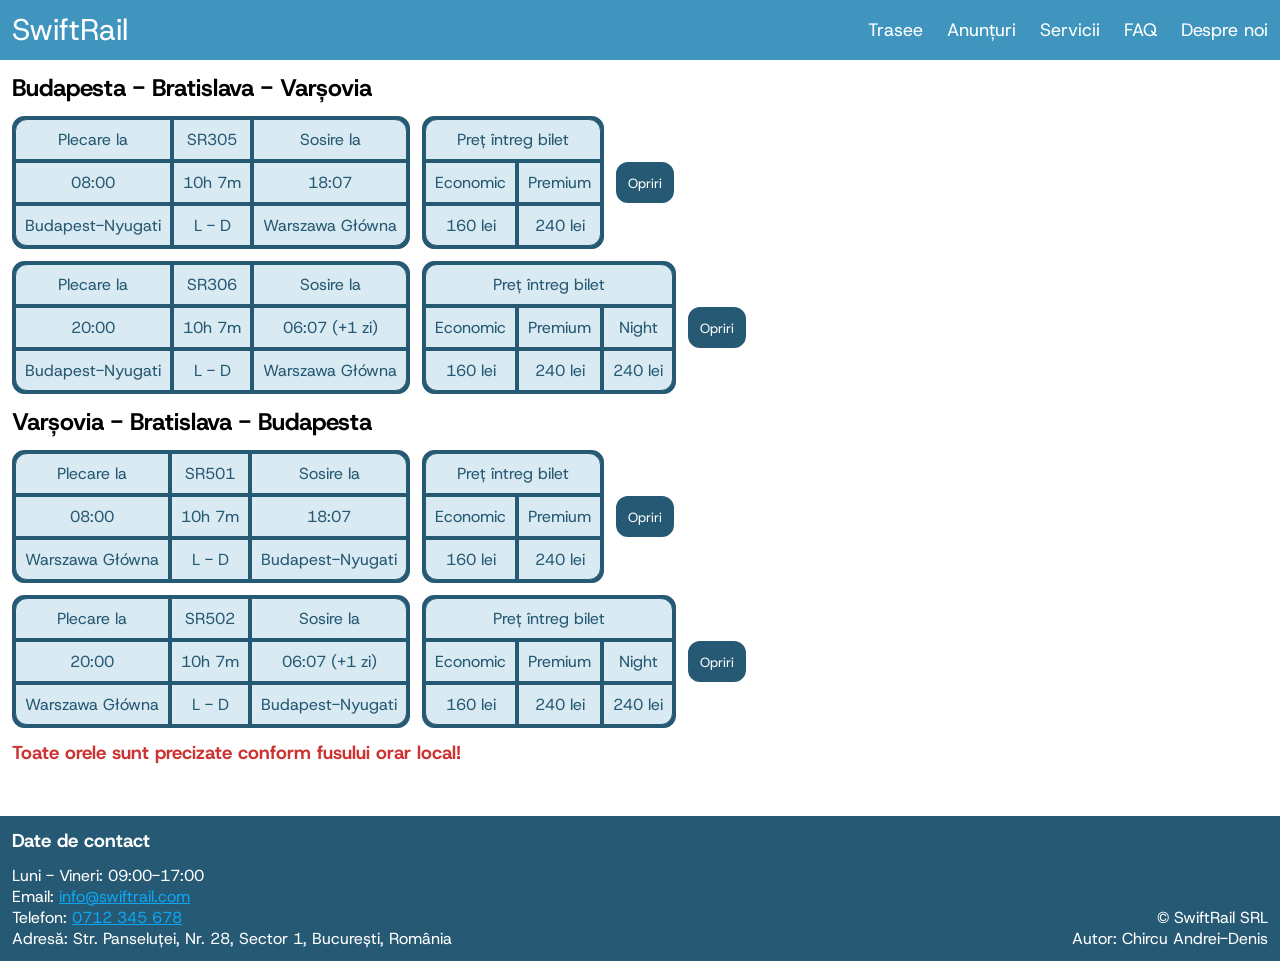
<file: atestat/traseul4.html>
<!DOCTYPE html>
<html lang="ro">
    <head>
        <meta charset="utf-8">
        <meta name="viewport" content="width=device-width, initial-scale=1">
        <title> Traseul 4 </title>
        <link rel="icon" type="image/png" href="materiale/icon.png">
        <link rel="stylesheet" href="style.css">
    </head>
    <body>
        <header>
            <a href="index.html#"> <div id="logo"> SwiftRail </div> </a>
            <ul id="nav">
                <a href="index.html#trasee" title="Vezi traseele noastre"> <li> Trasee </li> </a>
                <a href="index.html#anunturi" title="Află despre cele mai noi defecțiuni, întârzieri sau alte informații importante"> <li> Anunțuri </li> </a>
                <a href="index.html#servicii" title="Află despre condițiile din tren"> <li> Servicii </li> </a>
                <a href="index.html#faq" title="Vezi secțiunea de întrebări frecvente"> <li> FAQ </li> </a>
                <a href="index.html#about" title="Află mai multe despre noi"> <li> Despre noi </li> </a>
            </ul>
            <button id="menu-icon" onclick="menu()"> <img src="materiale/menu.svg" alt="meniu"> </button>
            <ul id="mobile-nav">
                <a onclick="menu()" href="index.html#trasee" title="Vezi traseele noastre"> <li> Trasee </li> </a>
                <a onclick="menu()" href="index.html#anunturi" title="Află despre cele mai noi defecțiuni, întârzieri sau alte informații importante"> <li> Anunțuri </li> </a>
                <a onclick="menu()" href="index.html#servicii" title="Află despre condițiile din tren"> <li> Servicii </li> </a>
                <a onclick="menu()" href="index.html#faq" title="Vezi secțiunea de întrebări frecvente"> <li> FAQ </li> </a>
                <a onclick="menu()" href="index.html#about" title="Află mai multe despre noi"> <li> Despre noi </li> </a>
            </ul>
        </header>
        <main>
            <section class="sens-tren">
                <h2> Budapesta - Bratislava - Varșovia </h2>
                <div class="container">
                    <table class="info-tren">
                        <tr>
                            <td class="topleft"> Plecare la </td>
                            <td> SR305 </td>
                            <td class="topright"> Sosire la </td>
                        </tr>
                        <tr>
                            <td> 08:00 </td>
                            <td> 10h 7m </td>
                            <td> 18:07 </td>
                        </tr>
                        <tr>
                            <td class="bottomleft"> Budapest-Nyugati </td>
                            <td> L - D </td>
                            <td class="bottomright"> Warszawa Główna </td>
                        </tr>
                    </table>
                    <table class="pret-tren col2">
                        <tr>
                            <td class="top" colspan="2"> Preț întreg bilet </td>
                        </tr>
                        <tr>
                            <td> Economic </td>
                            <td> Premium </td>
                        </tr>
                        <tr>
                            <td class="bottomleft"> 160 lei </td>
                            <td class="bottomright"> 240 lei </td>
                        </tr>
                    </table>
                    <button class="box" onclick="opriri(1)"> Opriri </button>
                </div>
                <table class="opriri-tren" id="tren1">
                    <tr>
                        <td> Budapest-Nyugati </td>
                        <td class="arrow empty"> <img src="materiale/arrow.svg"> </td>
                        <td> Bratislava Hl.St. </td>
                        <td class="arrow empty"> <img src="materiale/arrow.svg"> </td>
                        <td> Břeclav </td>
                        <td class="arrow empty"> <img src="materiale/arrow.svg"> </td>
                        <td> Ostrava Hl.N. </td>
                        <td class="arrow empty"> <img src="materiale/arrow.svg"> </td>
                        <td> Kraków Główny </td>
                        <td class="arrow empty"> <img src="materiale/arrow.svg"> </td>
                        <td> Warszawa Główna </td>
                    </tr>
                    <tr>
                        <td class="empty"> 08:00 </td>
                        <td class="empty"> </td>
                        <td class="empty"> 10:25 </td>
                        <td class="empty"> </td>
                        <td class="empty"> 11:34 </td>
                        <td class="empty"> </td>
                        <td class="empty"> 13:28 </td>
                        <td class="empty"> </td>
                        <td class="empty"> 15:45 </td>
                        <td class="empty"> </td>
                        <td class="empty"> 18:07 </td>
                    </tr>
                </table>
                <div class="container">
                    <table class="info-tren">
                        <tr>
                            <td class="topleft"> Plecare la </td>
                            <td> SR306 </td>
                            <td class="topright"> Sosire la </td>
                        </tr>
                        <tr>
                            <td> 20:00 </td>
                            <td> 10h 7m </td>
                            <td> 06:07 (+1 zi) </td>
                        </tr>
                        <tr>
                            <td class="bottomleft"> Budapest-Nyugati </td>
                            <td> L - D </td>
                            <td class="bottomright"> Warszawa Główna </td>
                        </tr>
                    </table>
                    <table class="pret-tren col3">
                        <tr>
                            <td class="top" colspan="3"> Preț întreg bilet </td>
                        </tr>
                        <tr>
                            <td> Economic </td>
                            <td> Premium </td>
                            <td> Night </td>
                        </tr>
                        <tr>
                            <td class="bottomleft"> 160 lei </td>
                            <td> 240 lei </td>
                            <td class="bottomright"> 240 lei </td>
                        </tr>
                    </table>
                    <button class="box" onclick="opriri(2)"> Opriri </button>
                </div>
                <table class="opriri-tren" id="tren2">
                    <tr>
                        <td> Budapest-Nyugati </td>
                        <td class="arrow empty"> <img src="materiale/arrow.svg"> </td>
                        <td> Bratislava Hl.St. </td>
                        <td class="arrow empty"> <img src="materiale/arrow.svg"> </td>
                        <td> Břeclav </td>
                        <td class="arrow empty"> <img src="materiale/arrow.svg"> </td>
                        <td> Ostrava Hl.N. </td>
                        <td class="arrow empty"> <img src="materiale/arrow.svg"> </td>
                        <td> Kraków Główny </td>
                        <td class="arrow empty"> <img src="materiale/arrow.svg"> </td>
                        <td> Warszawa Główna </td>
                    </tr>
                    <tr>
                        <td class="empty"> 20:00 </td>
                        <td class="empty"> </td>
                        <td class="empty"> 22:25 </td>
                        <td class="empty"> </td>
                        <td class="empty"> 23:34 </td>
                        <td class="empty"> </td>
                        <td class="empty"> 01:28 </td>
                        <td class="empty"> </td>
                        <td class="empty"> 03:45 </td>
                        <td class="empty"> </td>
                        <td class="empty"> 06:07 </td>
                    </tr>
                </table>
            </section>
            <section class="sens-tren">
                <h2> Varșovia - Bratislava - Budapesta </h2>
                <div class="container">
                    <table class="info-tren">
                        <tr>
                            <td class="topleft"> Plecare la </td>
                            <td> SR501 </td>
                            <td class="topright"> Sosire la </td>
                        </tr>
                        <tr>
                            <td> 08:00 </td>
                            <td> 10h 7m </td>
                            <td> 18:07 </td>
                        </tr>
                        <tr>
                            <td class="bottomleft"> Warszawa Główna </td>
                            <td> L - D </td>
                            <td class="bottomright"> Budapest-Nyugati </td>
                        </tr>
                    </table>
                    <table class="pret-tren col2">
                        <tr>
                            <td class="top" colspan="2"> Preț întreg bilet </td>
                        </tr>
                        <tr>
                            <td> Economic </td>
                            <td> Premium </td>
                        </tr>
                        <tr>
                            <td class="bottomleft"> 160 lei </td>
                            <td class="bottomright"> 240 lei </td>
                        </tr>
                    </table>
                    <button class="box" onclick="opriri(3)"> Opriri </button>
                </div>
                <table class="opriri-tren" id="tren3">
                    <tr>
                        <td> Warszawa Główna </td>
                        <td class="arrow empty"> <img src="materiale/arrow.svg"> </td>
                        <td> Kraków Główny </td>
                        <td class="arrow empty"> <img src="materiale/arrow.svg"> </td>
                        <td> Ostrava Hl.N. </td>
                        <td class="arrow empty"> <img src="materiale/arrow.svg"> </td>
                        <td> Břeclav </td>
                        <td class="arrow empty"> <img src="materiale/arrow.svg"> </td>
                        <td> Bratislava Hl.St. </td>
                        <td class="arrow empty"> <img src="materiale/arrow.svg"> </td>
                        <td> Budapest-Nyugati </td>
                    </tr>
                    <tr>
                        <td class="empty"> 08:00 </td>
                        <td class="empty"> </td>
                        <td class="empty"> 10:22 </td>
                        <td class="empty"> </td>
                        <td class="empty"> 12:39 </td>
                        <td class="empty"> </td>
                        <td class="empty"> 14:33 </td>
                        <td class="empty"> </td>
                        <td class="empty"> 15:42 </td>
                        <td class="empty"> </td>
                        <td class="empty"> 18:07 </td>
                    </tr>
                </table>
                <div class="container">
                    <table class="info-tren">
                        <tr>
                            <td class="topleft"> Plecare la </td>
                            <td> SR502 </td>
                            <td class="topright"> Sosire la </td>
                        </tr>
                        <tr>
                            <td> 20:00 </td>
                            <td> 10h 7m </td>
                            <td> 06:07 (+1 zi) </td>
                        </tr>
                        <tr>
                            <td class="bottomleft"> Warszawa Główna </td>
                            <td> L - D </td>
                            <td class="bottomright"> Budapest-Nyugati </td>
                        </tr>
                    </table>
                    <table class="pret-tren col3">
                        <tr>
                            <td class="top" colspan="3"> Preț întreg bilet </td>
                        </tr>
                        <tr>
                            <td> Economic </td>
                            <td> Premium </td>
                            <td> Night </td>
                        </tr>
                        <tr>
                            <td class="bottomleft"> 160 lei </td>
                            <td> 240 lei </td>
                            <td class="bottomright"> 240 lei </td>
                        </tr>
                    </table>
                    <button class="box" onclick="opriri(4)"> Opriri </button>
                </div>
                <table class="opriri-tren" id="tren4">
                    <tr>
                        <td> Warszawa Główna </td>
                        <td class="arrow empty"> <img src="materiale/arrow.svg"> </td>
                        <td> Kraków Główny </td>
                        <td class="arrow empty"> <img src="materiale/arrow.svg"> </td>
                        <td> Ostrava Hl.N. </td>
                        <td class="arrow empty"> <img src="materiale/arrow.svg"> </td>
                        <td> Břeclav </td>
                        <td class="arrow empty"> <img src="materiale/arrow.svg"> </td>
                        <td> Bratislava Hl.St. </td>
                        <td class="arrow empty"> <img src="materiale/arrow.svg"> </td>
                        <td> Budapest-Nyugati </td>
                    </tr>
                    <tr>
                        <td class="empty"> 20:00 </td>
                        <td class="empty"> </td>
                        <td class="empty"> 22:22 </td>
                        <td class="empty"> </td>
                        <td class="empty"> 00:39 </td>
                        <td class="empty"> </td>
                        <td class="empty"> 02:33 </td>
                        <td class="empty"> </td>
                        <td class="empty"> 03:42 </td>
                        <td class="empty"> </td>
                        <td class="empty"> 06:07 </td>
                    </tr>
                </table>
            </section>
            <section id="fus-orar">
                <h3> Toate orele sunt precizate conform fusului orar local! </h3>
            </section>
        </main>
        <footer>
            <section id="contact">
                <h3> Date de contact </h3>
                Luni - Vineri:  09:00-17:00 <br>
                Email: <a href="mailto:"> info@swiftrail.com </a> <br>
                Telefon: <a href="tel:"> 0712 345 678 </a> <br>
                Adresă: Str. Panseluței, Nr. 28, Sector 1, București, România
            </section>
            <section id="rights">
                &copy; SwiftRail SRL <br>
                Autor: Chircu Andrei-Denis
            </section>
        </footer>
        <script>
            function menu()
            {
                var x = document.getElementById("mobile-nav");
                if (x.style.display === "flex")
                    x.style.display = "none";
                else
                    x.style.display = "flex";
            }
            function opriri(nr)
            {
                var x = document.getElementById(`tren${nr}`);
                if (x.style.display === "block")
                    x.style.display = "none";
                else
                    x.style.display = "block";
            }
        </script>
    </body>
</html>
</file>
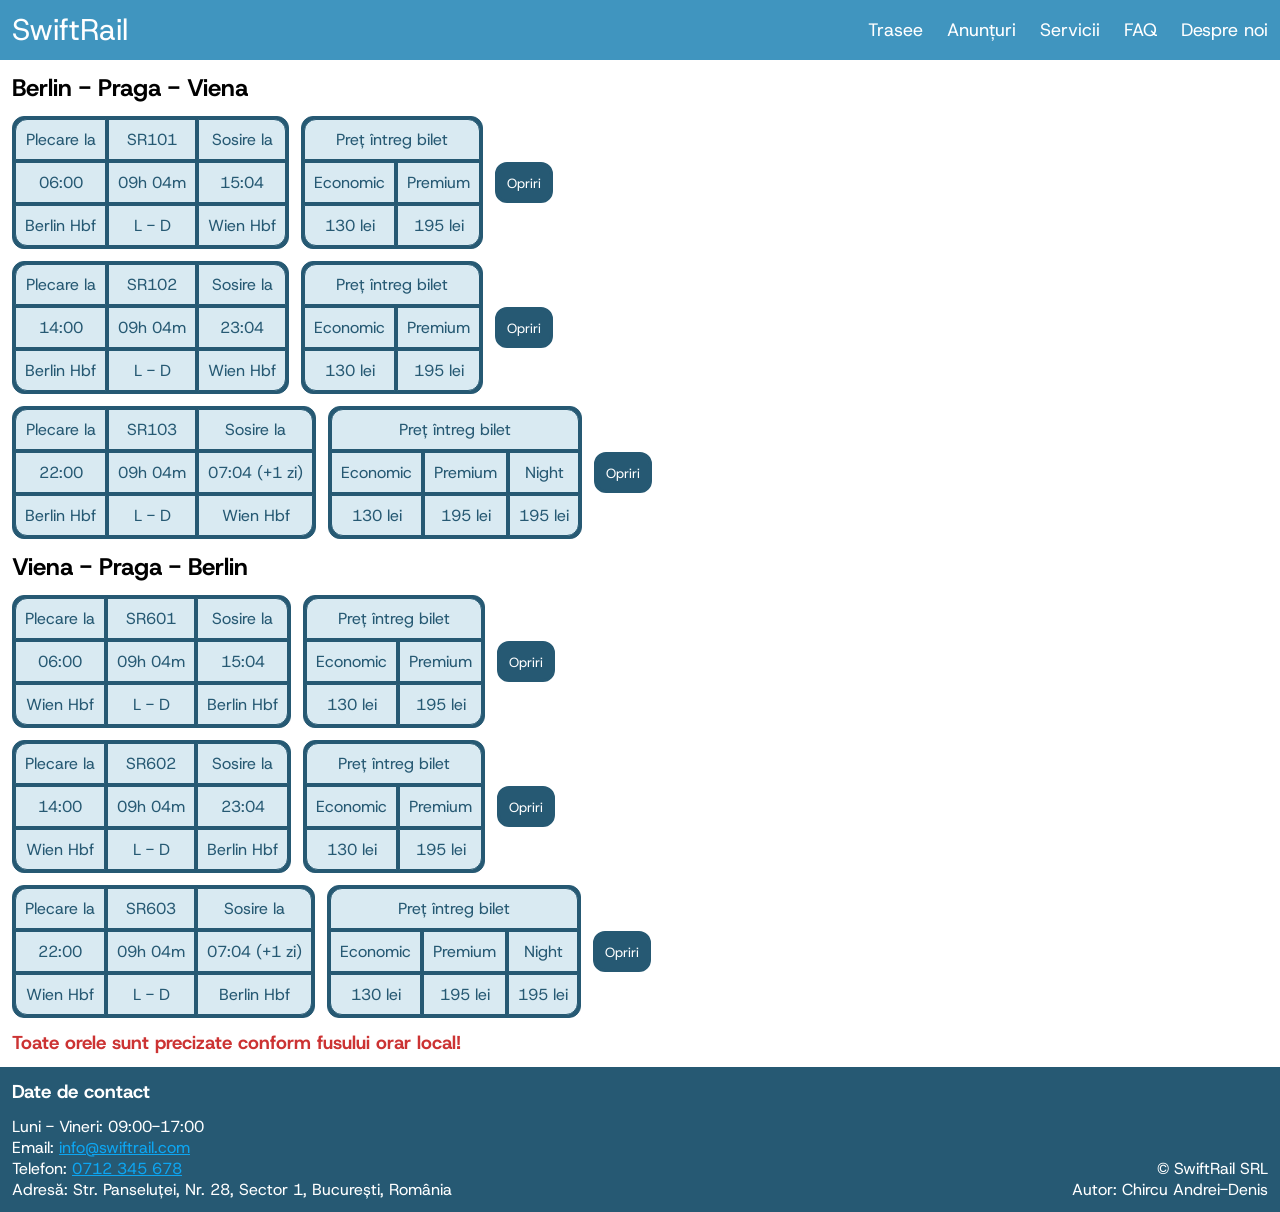
<file: atestat/traseul5.html>
<!DOCTYPE html>
<html lang="ro">
    <head>
        <meta charset="utf-8">
        <meta name="viewport" content="width=device-width, initial-scale=1">
        <title> Traseul 5 </title>
        <link rel="icon" type="image/png" href="materiale/icon.png">
        <link rel="stylesheet" href="style.css">
    </head>
    <body>
        <header>
            <a href="index.html#"> <div id="logo"> SwiftRail </div> </a>
            <ul id="nav">
                <a href="index.html#trasee" title="Vezi traseele noastre"> <li> Trasee </li> </a>
                <a href="index.html#anunturi" title="Află despre cele mai noi defecțiuni, întârzieri sau alte informații importante"> <li> Anunțuri </li> </a>
                <a href="index.html#servicii" title="Află despre condițiile din tren"> <li> Servicii </li> </a>
                <a href="index.html#faq" title="Vezi secțiunea de întrebări frecvente"> <li> FAQ </li> </a>
                <a href="index.html#about" title="Află mai multe despre noi"> <li> Despre noi </li> </a>
            </ul>
            <button id="menu-icon" onclick="menu()"> <img src="materiale/menu.svg" alt="meniu"> </button>
            <ul id="mobile-nav">
                <a onclick="menu()" href="index.html#trasee" title="Vezi traseele noastre"> <li> Trasee </li> </a>
                <a onclick="menu()" href="index.html#anunturi" title="Află despre cele mai noi defecțiuni, întârzieri sau alte informații importante"> <li> Anunțuri </li> </a>
                <a onclick="menu()" href="index.html#servicii" title="Află despre condițiile din tren"> <li> Servicii </li> </a>
                <a onclick="menu()" href="index.html#faq" title="Vezi secțiunea de întrebări frecvente"> <li> FAQ </li> </a>
                <a onclick="menu()" href="index.html#about" title="Află mai multe despre noi"> <li> Despre noi </li> </a>
            </ul>
        </header>
        <main>
            <section class="sens-tren">
                <h2> Berlin - Praga - Viena </h2>
                <div class="container">
                    <table class="info-tren">
                        <tr>
                            <td class="topleft"> Plecare la </td>
                            <td> SR101 </td>
                            <td class="topright"> Sosire la </td>
                        </tr>
                        <tr>
                            <td> 06:00 </td>
                            <td> 09h 04m </td>
                            <td> 15:04 </td>
                        </tr>
                        <tr>
                            <td class="bottomleft"> Berlin Hbf </td>
                            <td> L - D </td>
                            <td class="bottomright"> Wien Hbf </td>
                        </tr>
                    </table>
                    <table class="pret-tren col2">
                        <tr>
                            <td class="top" colspan="2"> Preț întreg bilet </td>
                        </tr>
                        <tr>
                            <td> Economic </td>
                            <td> Premium </td>
                        </tr>
                        <tr>
                            <td class="bottomleft"> 130 lei </td>
                            <td class="bottomright"> 195 lei </td>
                        </tr>
                    </table>
                    <button class="box" onclick="opriri(1)"> Opriri </button>
                </div>
                <table class="opriri-tren" id="tren1">
                    <tr>
                        <td> Berlin Hbf </td>
                        <td class="arrow empty"> <img src="materiale/arrow.svg"> </td>
                        <td> Dresden Hbf </td>
                        <td class="arrow empty"> <img src="materiale/arrow.svg"> </td>
                        <td> Praha Hl.N. </td>
                        <td class="arrow empty"> <img src="materiale/arrow.svg"> </td>
                        <td> Pardubice Hl.N. </td>
                        <td class="arrow empty"> <img src="materiale/arrow.svg"> </td>
                        <td> Brno Hl.N. </td>
                        <td class="arrow empty"> <img src="materiale/arrow.svg"> </td>
                        <td> Wien Hbf </td>
                    </tr>
                    <tr>
                        <td class="empty"> 06:00 </td>
                        <td class="empty"> </td>
                        <td class="empty"> 08:21 </td>
                        <td class="empty"> </td>
                        <td class="empty"> 10:41 </td>
                        <td class="empty"> </td>
                        <td class="empty"> 11:53 </td>
                        <td class="empty"> </td>
                        <td class="empty"> 13:34 </td>
                        <td class="empty"> </td>
                        <td class="empty"> 15:04 </td>
                    </tr>
                </table>
                <div class="container">
                    <table class="info-tren">
                        <tr>
                            <td class="topleft"> Plecare la </td>
                            <td> SR102 </td>
                            <td class="topright"> Sosire la </td>
                        </tr>
                        <tr>
                            <td> 14:00 </td>
                            <td> 09h 04m </td>
                            <td> 23:04 </td>
                        </tr>
                        <tr>
                            <td class="bottomleft"> Berlin Hbf </td>
                            <td> L - D </td>
                            <td class="bottomright"> Wien Hbf </td>
                        </tr>
                    </table>
                    <table class="pret-tren col2">
                        <tr>
                            <td class="top" colspan="2"> Preț întreg bilet </td>
                        </tr>
                        <tr>
                            <td> Economic </td>
                            <td> Premium </td>
                        </tr>
                        <tr>
                            <td class="bottomleft"> 130 lei </td>
                            <td class="bottomright"> 195 lei </td>
                        </tr>
                    </table>
                    <button class="box" onclick="opriri(2)"> Opriri </button>
                </div>
                <table class="opriri-tren" id="tren2">
                    <tr>
                        <td> Berlin Hbf </td>
                        <td class="arrow empty"> <img src="materiale/arrow.svg"> </td>
                        <td> Dresden Hbf </td>
                        <td class="arrow empty"> <img src="materiale/arrow.svg"> </td>
                        <td> Praha Hl.N. </td>
                        <td class="arrow empty"> <img src="materiale/arrow.svg"> </td>
                        <td> Pardubice Hl.N. </td>
                        <td class="arrow empty"> <img src="materiale/arrow.svg"> </td>
                        <td> Brno Hl.N. </td>
                        <td class="arrow empty"> <img src="materiale/arrow.svg"> </td>
                        <td> Wien Hbf </td>
                    </tr>
                    <tr>
                        <td class="empty"> 14:00 </td>
                        <td class="empty"> </td>
                        <td class="empty"> 16:21 </td>
                        <td class="empty"> </td>
                        <td class="empty"> 18:41 </td>
                        <td class="empty"> </td>
                        <td class="empty"> 19:53 </td>
                        <td class="empty"> </td>
                        <td class="empty"> 21:34 </td>
                        <td class="empty"> </td>
                        <td class="empty"> 23:04 </td>
                    </tr>
                </table>
                <div class="container">
                    <table class="info-tren">
                        <tr>
                            <td class="topleft"> Plecare la </td>
                            <td> SR103 </td>
                            <td class="topright"> Sosire la </td>
                        </tr>
                        <tr>
                            <td> 22:00 </td>
                            <td> 09h 04m </td>
                            <td> 07:04 (+1 zi) </td>
                        </tr>
                        <tr>
                            <td class="bottomleft"> Berlin Hbf </td>
                            <td> L - D </td>
                            <td class="bottomright"> Wien Hbf </td>
                        </tr>
                    </table>
                    <table class="pret-tren col3">
                        <tr>
                            <td class="top" colspan="3"> Preț întreg bilet </td>
                        </tr>
                        <tr>
                            <td> Economic </td>
                            <td> Premium </td>
                            <td> Night </td>
                        </tr>
                        <tr>
                            <td class="bottomleft"> 130 lei </td>
                            <td> 195 lei </td>
                            <td class="bottomright"> 195 lei </td>
                        </tr>
                    </table>
                    <button class="box" onclick="opriri(3)"> Opriri </button>
                </div>
                <table class="opriri-tren" id="tren3">
                    <tr>
                        <td> Berlin Hbf </td>
                        <td class="arrow empty"> <img src="materiale/arrow.svg"> </td>
                        <td> Dresden Hbf </td>
                        <td class="arrow empty"> <img src="materiale/arrow.svg"> </td>
                        <td> Praha Hl.N. </td>
                        <td class="arrow empty"> <img src="materiale/arrow.svg"> </td>
                        <td> Pardubice Hl.N. </td>
                        <td class="arrow empty"> <img src="materiale/arrow.svg"> </td>
                        <td> Brno Hl.N. </td>
                        <td class="arrow empty"> <img src="materiale/arrow.svg"> </td>
                        <td> Wien Hbf </td>
                    </tr>
                    <tr>
                        <td class="empty"> 22:00 </td>
                        <td class="empty"> </td>
                        <td class="empty"> 00:21 </td>
                        <td class="empty"> </td>
                        <td class="empty"> 02:41 </td>
                        <td class="empty"> </td>
                        <td class="empty"> 03:53 </td>
                        <td class="empty"> </td>
                        <td class="empty"> 05:34 </td>
                        <td class="empty"> </td>
                        <td class="empty"> 07:04 </td>
                    </tr>
                </table>
            </section>
            <section class="sens-tren">
                <h2> Viena - Praga - Berlin </h2>
                <div class="container">
                    <table class="info-tren">
                        <tr>
                            <td class="topleft"> Plecare la </td>
                            <td> SR601 </td>
                            <td class="topright"> Sosire la </td>
                        </tr>
                        <tr>
                            <td> 06:00 </td>
                            <td> 09h 04m </td>
                            <td> 15:04 </td>
                        </tr>
                        <tr>
                            <td class="bottomleft"> Wien Hbf </td>
                            <td> L - D </td>
                            <td class="bottomright"> Berlin Hbf </td>
                        </tr>
                    </table>
                    <table class="pret-tren col2">
                        <tr>
                            <td class="top" colspan="2"> Preț întreg bilet </td>
                        </tr>
                        <tr>
                            <td> Economic </td>
                            <td> Premium </td>
                        </tr>
                        <tr>
                            <td class="bottomleft"> 130 lei </td>
                            <td class="bottomright"> 195 lei </td>
                        </tr>
                    </table>
                    <button class="box" onclick="opriri(4)"> Opriri </button>
                </div>
                <table class="opriri-tren" id="tren4">
                    <tr>
                        <td> Wien Hbf </td>
                        <td class="arrow empty"> <img src="materiale/arrow.svg"> </td>
                        <td> Brno Hl.N. </td>
                        <td class="arrow empty"> <img src="materiale/arrow.svg"> </td>
                        <td> Pardubice Hl.N. </td>
                        <td class="arrow empty"> <img src="materiale/arrow.svg"> </td>
                        <td> Praha Hl.N. </td>
                        <td class="arrow empty"> <img src="materiale/arrow.svg"> </td>
                        <td> Dresden Hbf </td>
                        <td class="arrow empty"> <img src="materiale/arrow.svg"> </td>
                        <td> Berlin Hbf </td>
                    </tr>
                    <tr>
                        <td class="empty"> 06:00 </td>
                        <td class="empty"> </td>
                        <td class="empty"> 07:30 </td>
                        <td class="empty"> </td>
                        <td class="empty"> 09:11 </td>
                        <td class="empty"> </td>
                        <td class="empty"> 10:23 </td>
                        <td class="empty"> </td>
                        <td class="empty"> 12:43 </td>
                        <td class="empty"> </td>
                        <td class="empty"> 15:04 </td>
                    </tr>
                </table>
                <div class="container">
                    <table class="info-tren">
                        <tr>
                            <td class="topleft"> Plecare la </td>
                            <td> SR602 </td>
                            <td class="topright"> Sosire la </td>
                        </tr>
                        <tr>
                            <td> 14:00 </td>
                            <td> 09h 04m </td>
                            <td> 23:04 </td>
                        </tr>
                        <tr>
                            <td class="bottomleft"> Wien Hbf </td>
                            <td> L - D </td>
                            <td class="bottomright"> Berlin Hbf </td>
                        </tr>
                    </table>
                    <table class="pret-tren col2">
                        <tr>
                            <td class="top" colspan="2"> Preț întreg bilet </td>
                        </tr>
                        <tr>
                            <td> Economic </td>
                            <td> Premium </td>
                        </tr>
                        <tr>
                            <td class="bottomleft"> 130 lei </td>
                            <td class="bottomright"> 195 lei </td>
                        </tr>
                    </table>
                    <button class="box" onclick="opriri(5)"> Opriri </button>
                </div>
                <table class="opriri-tren" id="tren5">
                    <tr>
                        <td> Wien Hbf </td>
                        <td class="arrow empty"> <img src="materiale/arrow.svg"> </td>
                        <td> Brno Hl.N. </td>
                        <td class="arrow empty"> <img src="materiale/arrow.svg"> </td>
                        <td> Pardubice Hl.N. </td>
                        <td class="arrow empty"> <img src="materiale/arrow.svg"> </td>
                        <td> Praha Hl.N. </td>
                        <td class="arrow empty"> <img src="materiale/arrow.svg"> </td>
                        <td> Dresden Hbf </td>
                        <td class="arrow empty"> <img src="materiale/arrow.svg"> </td>
                        <td> Berlin Hbf </td>
                    </tr>
                    <tr>
                        <td class="empty"> 14:00 </td>
                        <td class="empty"> </td>
                        <td class="empty"> 15:30 </td>
                        <td class="empty"> </td>
                        <td class="empty"> 17:11 </td>
                        <td class="empty"> </td>
                        <td class="empty"> 18:23 </td>
                        <td class="empty"> </td>
                        <td class="empty"> 20:43 </td>
                        <td class="empty"> </td>
                        <td class="empty"> 23:04 </td>
                    </tr>
                </table>
                <div class="container">
                    <table class="info-tren">
                        <tr>
                            <td class="topleft"> Plecare la </td>
                            <td> SR603 </td>
                            <td class="topright"> Sosire la </td>
                        </tr>
                        <tr>
                            <td> 22:00 </td>
                            <td> 09h 04m </td>
                            <td> 07:04 (+1 zi) </td>
                        </tr>
                        <tr>
                            <td class="bottomleft"> Wien Hbf </td>
                            <td> L - D </td>
                            <td class="bottomright"> Berlin Hbf </td>
                        </tr>
                    </table>
                    <table class="pret-tren col3">
                        <tr>
                            <td class="top" colspan="3"> Preț întreg bilet </td>
                        </tr>
                        <tr>
                            <td> Economic </td>
                            <td> Premium </td>
                            <td> Night </td>
                        </tr>
                        <tr>
                            <td class="bottomleft"> 130 lei </td>
                            <td> 195 lei </td>
                            <td class="bottomright"> 195 lei </td>
                        </tr>
                    </table>
                    <button class="box" onclick="opriri(6)"> Opriri </button>
                </div>
                <table class="opriri-tren" id="tren6">
                    <tr>
                        <td> Wien Hbf </td>
                        <td class="arrow empty"> <img src="materiale/arrow.svg"> </td>
                        <td> Brno Hl.N. </td>
                        <td class="arrow empty"> <img src="materiale/arrow.svg"> </td>
                        <td> Pardubice Hl.N. </td>
                        <td class="arrow empty"> <img src="materiale/arrow.svg"> </td>
                        <td> Praha Hl.N. </td>
                        <td class="arrow empty"> <img src="materiale/arrow.svg"> </td>
                        <td> Dresden Hbf </td>
                        <td class="arrow empty"> <img src="materiale/arrow.svg"> </td>
                        <td> Berlin Hbf </td>
                    </tr>
                    <tr>
                        <td class="empty"> 22:00 </td>
                        <td class="empty"> </td>
                        <td class="empty"> 23:30 </td>
                        <td class="empty"> </td>
                        <td class="empty"> 01:11 </td>
                        <td class="empty"> </td>
                        <td class="empty"> 02:23 </td>
                        <td class="empty"> </td>
                        <td class="empty"> 04:43 </td>
                        <td class="empty"> </td>
                        <td class="empty"> 07:04 </td>
                    </tr>
                </table>
            </section>
            <section id="fus-orar">
                <h3> Toate orele sunt precizate conform fusului orar local! </h3>
            </section>
        </main>
        <footer>
            <section id="contact">
                <h3> Date de contact </h3>
                Luni - Vineri:  09:00-17:00 <br>
                Email: <a href="mailto:"> info@swiftrail.com </a> <br>
                Telefon: <a href="tel:"> 0712 345 678 </a> <br>
                Adresă: Str. Panseluței, Nr. 28, Sector 1, București, România
            </section>
            <section id="rights">
                &copy; SwiftRail SRL <br>
                Autor: Chircu Andrei-Denis
            </section>
        </footer>
        <script>
            function menu()
            {
                var x = document.getElementById("mobile-nav");
                if (x.style.display === "flex")
                    x.style.display = "none";
                else
                    x.style.display = "flex";
            }
            function opriri(nr)
            {
                var x = document.getElementById(`tren${nr}`);
                if (x.style.display === "block")
                    x.style.display = "none";
                else
                    x.style.display = "block";
            }
        </script>
    </body>
</html>
</file>
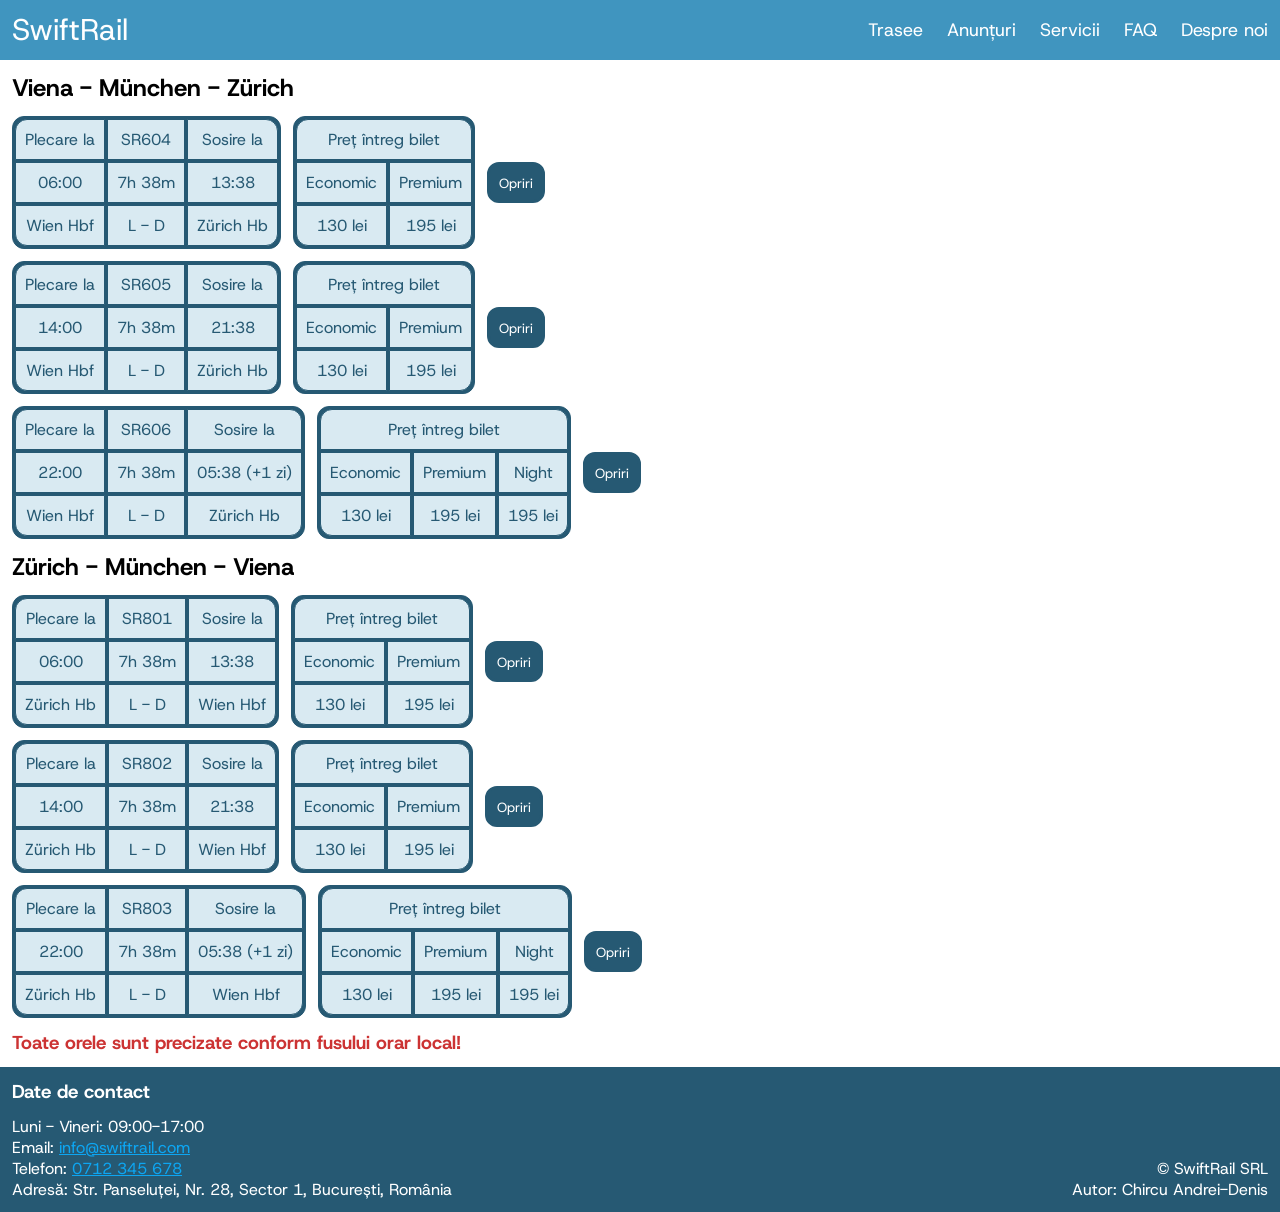
<file: atestat/traseul6.html>
<!DOCTYPE html>
<html lang="ro">
    <head>
        <meta charset="utf-8">
        <meta name="viewport" content="width=device-width, initial-scale=1">
        <title> Traseul 6 </title>
        <link rel="icon" type="image/png" href="materiale/icon.png">
        <link rel="stylesheet" href="style.css">
    </head>
    <body>
        <header>
            <a href="index.html#"> <div id="logo"> SwiftRail </div> </a>
            <ul id="nav">
                <a href="index.html#trasee" title="Vezi traseele noastre"> <li> Trasee </li> </a>
                <a href="index.html#anunturi" title="Află despre cele mai noi defecțiuni, întârzieri sau alte informații importante"> <li> Anunțuri </li> </a>
                <a href="index.html#servicii" title="Află despre condițiile din tren"> <li> Servicii </li> </a>
                <a href="index.html#faq" title="Vezi secțiunea de întrebări frecvente"> <li> FAQ </li> </a>
                <a href="index.html#about" title="Află mai multe despre noi"> <li> Despre noi </li> </a>
            </ul>
            <button id="menu-icon" onclick="menu()"> <img src="materiale/menu.svg" alt="meniu"> </button>
            <ul id="mobile-nav">
                <a onclick="menu()" href="index.html#trasee" title="Vezi traseele noastre"> <li> Trasee </li> </a>
                <a onclick="menu()" href="index.html#anunturi" title="Află despre cele mai noi defecțiuni, întârzieri sau alte informații importante"> <li> Anunțuri </li> </a>
                <a onclick="menu()" href="index.html#servicii" title="Află despre condițiile din tren"> <li> Servicii </li> </a>
                <a onclick="menu()" href="index.html#faq" title="Vezi secțiunea de întrebări frecvente"> <li> FAQ </li> </a>
                <a onclick="menu()" href="index.html#about" title="Află mai multe despre noi"> <li> Despre noi </li> </a>
            </ul>
        </header>
        <main>
            <section class="sens-tren">
                <h2> Viena - München - Zürich </h2>
                <div class="container">
                    <table class="info-tren">
                        <tr>
                            <td class="topleft"> Plecare la </td>
                            <td> SR604 </td>
                            <td class="topright"> Sosire la </td>
                        </tr>
                        <tr>
                            <td> 06:00 </td>
                            <td> 7h 38m </td>
                            <td> 13:38 </td>
                        </tr>
                        <tr>
                            <td class="bottomleft"> Wien Hbf </td>
                            <td> L - D </td>
                            <td class="bottomright"> Zürich Hb </td>
                        </tr>
                    </table>
                    <table class="pret-tren col2">
                        <tr>
                            <td class="top" colspan="2"> Preț întreg bilet </td>
                        </tr>
                        <tr>
                            <td> Economic </td>
                            <td> Premium </td>
                        </tr>
                        <tr>
                            <td class="bottomleft"> 130 lei </td>
                            <td class="bottomright"> 195 lei </td>
                        </tr>
                    </table>
                    <button class="box" onclick="opriri(1)"> Opriri </button>
                </div>
                <table class="opriri-tren" id="tren1">
                    <tr>
                        <td> Wien Hbf </td>
                        <td class="arrow empty"> <img src="materiale/arrow.svg"> </td>
                        <td> Linz Hbf </td>
                        <td class="arrow empty"> <img src="materiale/arrow.svg"> </td>
                        <td> Salzburg Hbf </td>
                        <td class="arrow empty"> <img src="materiale/arrow.svg"> </td>
                        <td> München Hbf </td>
                        <td class="arrow empty"> <img src="materiale/arrow.svg"> </td>
                        <td> Memmingen </td>
                        <td class="arrow empty"> <img src="materiale/arrow.svg"> </td>
                        <td> Bregenz </td>
                        <td class="arrow empty"> <img src="materiale/arrow.svg"> </td>
                        <td> Zürich Hb </td>
                    </tr>
                    <tr>
                        <td class="empty"> 06:00 </td>
                        <td class="empty"> </td>
                        <td class="empty"> 07:15 </td>
                        <td class="empty"> </td>
                        <td class="empty"> 08:25 </td>
                        <td class="empty"> </td>
                        <td class="empty"> 10:05 </td>
                        <td class="empty"> </td>
                        <td class="empty"> 11:07 </td>
                        <td class="empty"> </td>
                        <td class="empty"> 12:09 </td>
                        <td class="empty"> </td>
                        <td class="empty"> 13:38 </td>
                    </tr>
                </table>
                <div class="container">
                    <table class="info-tren">
                        <tr>
                            <td class="topleft"> Plecare la </td>
                            <td> SR605 </td>
                            <td class="topright"> Sosire la </td>
                        </tr>
                        <tr>
                            <td> 14:00 </td>
                            <td> 7h 38m </td>
                            <td> 21:38 </td>
                        </tr>
                        <tr>
                            <td class="bottomleft"> Wien Hbf </td>
                            <td> L - D </td>
                            <td class="bottomright"> Zürich Hb </td>
                        </tr>
                    </table>
                    <table class="pret-tren col2">
                        <tr>
                            <td class="top" colspan="2"> Preț întreg bilet </td>
                        </tr>
                        <tr>
                            <td> Economic </td>
                            <td> Premium </td>
                        </tr>
                        <tr>
                            <td class="bottomleft"> 130 lei </td>
                            <td class="bottomright"> 195 lei </td>
                        </tr>
                    </table>
                    <button class="box" onclick="opriri(2)"> Opriri </button>
                </div>
                <table class="opriri-tren" id="tren2">
                    <tr>
                        <td> Wien Hbf </td>
                        <td class="arrow empty"> <img src="materiale/arrow.svg"> </td>
                        <td> Linz Hbf </td>
                        <td class="arrow empty"> <img src="materiale/arrow.svg"> </td>
                        <td> Salzburg Hbf </td>
                        <td class="arrow empty"> <img src="materiale/arrow.svg"> </td>
                        <td> München Hbf </td>
                        <td class="arrow empty"> <img src="materiale/arrow.svg"> </td>
                        <td> Memmingen </td>
                        <td class="arrow empty"> <img src="materiale/arrow.svg"> </td>
                        <td> Bregenz </td>
                        <td class="arrow empty"> <img src="materiale/arrow.svg"> </td>
                        <td> Zürich Hb </td>
                    </tr>
                    <tr>
                        <td class="empty"> 14:00 </td>
                        <td class="empty"> </td>
                        <td class="empty"> 15:15 </td>
                        <td class="empty"> </td>
                        <td class="empty"> 16:25 </td>
                        <td class="empty"> </td>
                        <td class="empty"> 18:05 </td>
                        <td class="empty"> </td>
                        <td class="empty"> 19:07 </td>
                        <td class="empty"> </td>
                        <td class="empty"> 20:09 </td>
                        <td class="empty"> </td>
                        <td class="empty"> 21:38 </td>
                    </tr>
                </table>
                <div class="container">
                    <table class="info-tren">
                        <tr>
                            <td class="topleft"> Plecare la </td>
                            <td> SR606 </td>
                            <td class="topright"> Sosire la </td>
                        </tr>
                        <tr>
                            <td> 22:00 </td>
                            <td> 7h 38m </td>
                            <td> 05:38 (+1 zi) </td>
                        </tr>
                        <tr>
                            <td class="bottomleft"> Wien Hbf </td>
                            <td> L - D </td>
                            <td class="bottomright"> Zürich Hb </td>
                        </tr>
                    </table>
                    <table class="pret-tren col3">
                        <tr>
                            <td class="top" colspan="3"> Preț întreg bilet </td>
                        </tr>
                        <tr>
                            <td> Economic </td>
                            <td> Premium </td>
                            <td> Night </td>
                        </tr>
                        <tr>
                            <td class="bottomleft"> 130 lei </td>
                            <td> 195 lei </td>
                            <td class="bottomright"> 195 lei </td>
                        </tr>
                    </table>
                    <button class="box" onclick="opriri(3)"> Opriri </button>
                </div>
                <table class="opriri-tren" id="tren3">
                    <tr>
                        <td> Wien Hbf </td>
                        <td class="arrow empty"> <img src="materiale/arrow.svg"> </td>
                        <td> Linz Hbf </td>
                        <td class="arrow empty"> <img src="materiale/arrow.svg"> </td>
                        <td> Salzburg Hbf </td>
                        <td class="arrow empty"> <img src="materiale/arrow.svg"> </td>
                        <td> München Hbf </td>
                        <td class="arrow empty"> <img src="materiale/arrow.svg"> </td>
                        <td> Memmingen </td>
                        <td class="arrow empty"> <img src="materiale/arrow.svg"> </td>
                        <td> Bregenz </td>
                        <td class="arrow empty"> <img src="materiale/arrow.svg"> </td>
                        <td> Zürich Hb </td>
                    </tr>
                    <tr>
                        <td class="empty"> 22:00 </td>
                        <td class="empty"> </td>
                        <td class="empty"> 23:15 </td>
                        <td class="empty"> </td>
                        <td class="empty"> 00:25 </td>
                        <td class="empty"> </td>
                        <td class="empty"> 02:05 </td>
                        <td class="empty"> </td>
                        <td class="empty"> 03:07 </td>
                        <td class="empty"> </td>
                        <td class="empty"> 04:09 </td>
                        <td class="empty"> </td>
                        <td class="empty"> 05:38 </td>
                    </tr>
                </table>
            </section>
            <section class="sens-tren">
                <h2> Zürich - München - Viena </h2>
                <div class="container">
                    <table class="info-tren">
                        <tr>
                            <td class="topleft"> Plecare la </td>
                            <td> SR801 </td>
                            <td class="topright"> Sosire la </td>
                        </tr>
                        <tr>
                            <td> 06:00 </td>
                            <td> 7h 38m </td>
                            <td> 13:38 </td>
                        </tr>
                        <tr>
                            <td class="bottomleft"> Zürich Hb </td>
                            <td> L - D </td>
                            <td class="bottomright"> Wien Hbf </td>
                        </tr>
                    </table>
                    <table class="pret-tren col2">
                        <tr>
                            <td class="top" colspan="2"> Preț întreg bilet </td>
                        </tr>
                        <tr>
                            <td> Economic </td>
                            <td> Premium </td>
                        </tr>
                        <tr>
                            <td class="bottomleft"> 130 lei </td>
                            <td class="bottomright"> 195 lei </td>
                        </tr>
                    </table>
                    <button class="box" onclick="opriri(4)"> Opriri </button>
                </div>
                <table class="opriri-tren" id="tren4">
                    <tr>
                        <td> Zürich Hb </td>
                        <td class="arrow empty"> <img src="materiale/arrow.svg"> </td>
                        <td> Bregenz </td>
                        <td class="arrow empty"> <img src="materiale/arrow.svg"> </td>
                        <td> Memmingen </td>
                        <td class="arrow empty"> <img src="materiale/arrow.svg"> </td>
                        <td> München Hbf </td>
                        <td class="arrow empty"> <img src="materiale/arrow.svg"> </td>
                        <td> Salzburg Hbf </td>
                        <td class="arrow empty"> <img src="materiale/arrow.svg"> </td>
                        <td> Linz Hbf </td>
                        <td class="arrow empty"> <img src="materiale/arrow.svg"> </td>
                        <td> Wien Hbf </td>
                    </tr>
                    <tr>
                        <td class="empty"> 06:00 </td>
                        <td class="empty"> </td>
                        <td class="empty"> 07:29 </td>
                        <td class="empty"> </td>
                        <td class="empty"> 08:31 </td>
                        <td class="empty"> </td>
                        <td class="empty"> 09:33 </td>
                        <td class="empty"> </td>
                        <td class="empty"> 11:13 </td>
                        <td class="empty"> </td>
                        <td class="empty"> 12:23 </td>
                        <td class="empty"> </td>
                        <td class="empty"> 13:38 </td>
                    </tr>
                </table>
                <div class="container">
                    <table class="info-tren">
                        <tr>
                            <td class="topleft"> Plecare la </td>
                            <td> SR802 </td>
                            <td class="topright"> Sosire la </td>
                        </tr>
                        <tr>
                            <td> 14:00 </td>
                            <td> 7h 38m </td>
                            <td> 21:38 </td>
                        </tr>
                        <tr>
                            <td class="bottomleft"> Zürich Hb </td>
                            <td> L - D </td>
                            <td class="bottomright"> Wien Hbf </td>
                        </tr>
                    </table>
                    <table class="pret-tren col2">
                        <tr>
                            <td class="top" colspan="2"> Preț întreg bilet </td>
                        </tr>
                        <tr>
                            <td> Economic </td>
                            <td> Premium </td>
                        </tr>
                        <tr>
                            <td class="bottomleft"> 130 lei </td>
                            <td class="bottomright"> 195 lei </td>
                        </tr>
                    </table>
                    <button class="box" onclick="opriri(5)"> Opriri </button>
                </div>
                <table class="opriri-tren" id="tren5">
                    <tr>
                        <td> Zürich Hb </td>
                        <td class="arrow empty"> <img src="materiale/arrow.svg"> </td>
                        <td> Bregenz </td>
                        <td class="arrow empty"> <img src="materiale/arrow.svg"> </td>
                        <td> Memmingen </td>
                        <td class="arrow empty"> <img src="materiale/arrow.svg"> </td>
                        <td> München Hbf </td>
                        <td class="arrow empty"> <img src="materiale/arrow.svg"> </td>
                        <td> Salzburg Hbf </td>
                        <td class="arrow empty"> <img src="materiale/arrow.svg"> </td>
                        <td> Linz Hbf </td>
                        <td class="arrow empty"> <img src="materiale/arrow.svg"> </td>
                        <td> Wien Hbf </td>
                    </tr>
                    <tr>
                        <td class="empty"> 14:00 </td>
                        <td class="empty"> </td>
                        <td class="empty"> 15:29 </td>
                        <td class="empty"> </td>
                        <td class="empty"> 16:31 </td>
                        <td class="empty"> </td>
                        <td class="empty"> 17:33 </td>
                        <td class="empty"> </td>
                        <td class="empty"> 19:13 </td>
                        <td class="empty"> </td>
                        <td class="empty"> 20:23 </td>
                        <td class="empty"> </td>
                        <td class="empty"> 21:38 </td>
                    </tr>
                </table>
                <div class="container">
                    <table class="info-tren">
                        <tr>
                            <td class="topleft"> Plecare la </td>
                            <td> SR803 </td>
                            <td class="topright"> Sosire la </td>
                        </tr>
                        <tr>
                            <td> 22:00 </td>
                            <td> 7h 38m </td>
                            <td> 05:38 (+1 zi) </td>
                        </tr>
                        <tr>
                            <td class="bottomleft"> Zürich Hb </td>
                            <td> L - D </td>
                            <td class="bottomright"> Wien Hbf </td>
                        </tr>
                    </table>
                    <table class="pret-tren col3">
                        <tr>
                            <td class="top" colspan="3"> Preț întreg bilet </td>
                        </tr>
                        <tr>
                            <td> Economic </td>
                            <td> Premium </td>
                            <td> Night </td>
                        </tr>
                        <tr>
                            <td class="bottomleft"> 130 lei </td>
                            <td> 195 lei </td>
                            <td class="bottomright"> 195 lei </td>
                        </tr>
                    </table>
                    <button class="box" onclick="opriri(6)"> Opriri </button>
                </div>
                <table class="opriri-tren" id="tren6">
                    <tr>
                        <td> Zürich Hb </td>
                        <td class="arrow empty"> <img src="materiale/arrow.svg"> </td>
                        <td> Bregenz </td>
                        <td class="arrow empty"> <img src="materiale/arrow.svg"> </td>
                        <td> Memmingen </td>
                        <td class="arrow empty"> <img src="materiale/arrow.svg"> </td>
                        <td> München Hbf </td>
                        <td class="arrow empty"> <img src="materiale/arrow.svg"> </td>
                        <td> Salzburg Hbf </td>
                        <td class="arrow empty"> <img src="materiale/arrow.svg"> </td>
                        <td> Linz Hbf </td>
                        <td class="arrow empty"> <img src="materiale/arrow.svg"> </td>
                        <td> Wien Hbf </td>
                    </tr>
                    <tr>
                        <td class="empty"> 22:00 </td>
                        <td class="empty"> </td>
                        <td class="empty"> 23:29 </td>
                        <td class="empty"> </td>
                        <td class="empty"> 00:31 </td>
                        <td class="empty"> </td>
                        <td class="empty"> 01:33 </td>
                        <td class="empty"> </td>
                        <td class="empty"> 03:13 </td>
                        <td class="empty"> </td>
                        <td class="empty"> 04:23 </td>
                        <td class="empty"> </td>
                        <td class="empty"> 05:38 </td>
                    </tr>
                </table>
            </section>
            <section id="fus-orar">
                <h3> Toate orele sunt precizate conform fusului orar local! </h3>
            </section>
        </main>
        <footer>
            <section id="contact">
                <h3> Date de contact </h3>
                Luni - Vineri:  09:00-17:00 <br>
                Email: <a href="mailto:"> info@swiftrail.com </a> <br>
                Telefon: <a href="tel:"> 0712 345 678 </a> <br>
                Adresă: Str. Panseluței, Nr. 28, Sector 1, București, România
            </section>
            <section id="rights">
                &copy; SwiftRail SRL <br>
                Autor: Chircu Andrei-Denis
            </section>
        </footer>
        <script>
            function menu()
            {
                var x = document.getElementById("mobile-nav");
                if (x.style.display === "flex")
                    x.style.display = "none";
                else
                    x.style.display = "flex";
            }
            function opriri(nr)
            {
                var x = document.getElementById(`tren${nr}`);
                if (x.style.display === "block")
                    x.style.display = "none";
                else
                    x.style.display = "block";
            }
        </script>
    </body>
</html>
</file>
<file: style.css>
* {
    margin: 0;
    padding: 0;
    box-sizing: border-box;
}

body {
    font-family: "Kanit", sans-serif;
    font-weight: 400;
    font-style: normal;
    font-size: medium;
    line-height: 1.6;
    color: #474e23;
    background-color: #f3ffda;
    display: flex;
    flex-direction: row;
    width: 100%;
}

main {
    width: 80vw;
    padding: 2rem;
}

#halftone_st {
    width: 10vw;
    background: url("images/halftone_st.webp");
    background-repeat: repeat;
    background-size: 100%;
}

#halftone_dr {
    width: 10vw;
    background: url("images/halftone_dr.webp");
    background-repeat: repeat;
    background-size: 100%;
}

header {
    margin-bottom: 4rem;
    border-bottom: 3px solid #474e23;
}

h1, h2, h3, h4 {
    font-family: "Special Gothic Expanded One", sans-serif;
    font-weight: 400;
    font-style: normal;
}

h1 {
    font-size: 3rem;
}

h2 {
    font-size: 2rem;
    margin-top: 3rem;
    margin-bottom: 1rem;
    border-bottom: 2px solid #474e23;
}

h3 {
    font-size: 1.7rem;
    margin-top: 2rem;
    margin-bottom: 0.5rem;
    color: #D16014;
}

h4 {
    font-size: 1.2rem;
    margin-bottom: 0.5rem;
    color: #D16014;
}

p {
    margin-bottom: 1rem;
}

ul {
    margin-bottom: 1.5rem;
    padding-left: 1.5rem;
}

li {
    margin-bottom: 0.5rem;
}

.project {
    margin: 2rem 0rem;
    height: 70vh;
    display: flex;
    flex-direction: row;
}

.project img {
    float: left;
    margin-right: 2em;
    height: auto;
    display: block;
    border-radius: 2%;
    border: 3px solid #D16014;
}

.proj_info {
    display: flex;
    flex-direction: column;
    height: 100%;
}

a {
    color: #D16014;
}

@media screen and (max-width: 900px) {
    
    .project {
        flex-direction: column;
        height: auto;
        width: 100%;
    }
    
    .project img {
        float: none;
        margin-right: 0;
        width: 100%;
    }
}
</file>
<file: atestat/style.css>
@font-face
{
    font-family: host;
    src: url(materiale/HostGrotesk-VariableFont_wght.ttf);
}

*
{
    padding: 0px;
    margin: 0px;
    box-sizing: border-box;
    font-family: host, verdana;
}

a
{
    color: hsl(200, 90%, 50%)
}

header
{
    background-color: hsl(200, 50%, 50%);
    height: 60px;
    width: 100%;
    top: 0;
    position: sticky;
    overflow: hidden;
}

#logo
{
    font-size: 30px;
    padding-left: 12px;
    padding-right: 12px;
    padding-top: 10px;
    padding-bottom: 10px;
    display: inline-block;
    color: white;
}

#nav
{
    display: flex;
    justify-content: flex-end;
    float: right;
}

#nav a
{
    font-size: 18px;
    padding-left: 12px;
    padding-right: 12px;
    padding-top: 18px;
    padding-bottom: 18px;
    display: inline-block;
    color: white;
    text-decoration: none;
    list-style-type: none;
}

#logo:hover, #nav a:hover, #menu-icon:hover, #mobile-nav a:hover
{
    background-color: hsl(200, 50%, 40%);
}

#menu-icon
{
    background-color: hsl(200, 50%, 50%);
    border: 0px;
    height: 60px;
    display: none;
    float: right;
    cursor: pointer;
}

#menu-icon img
{
    height: 60px;
    padding: 12px;
}

#mobile-nav
{
    background-color: hsl(200, 50%, 30%);
    width: 100%;
    height: 240px;
    top: 60px;
    position: fixed;
    display: none;
    flex-direction: column;
    text-align: center;
}

#mobile-nav a
{
    font-size: 18px;    
    padding: 12px;
    display: block;    
    color: white;
    text-decoration: none;
    list-style-type: none;
}        

main
{
    margin-left: 12px;
    margin-right: 12px;
    margin-bottom: 12px;
    min-height: calc(100vh - 156px);
}

main section
{
    width: 100%;
    display: block;
    scroll-margin-top: 60px;
}

h2
{
    padding-top: 12px;
    padding-bottom: 12px;
}

.box
{
    padding: 9px;
    border-width: 3px;
    border-radius: 12px;
    border-style: solid;
    text-decoration: none;
    list-style-type: none;
    color: black;
    display: block;
}

.topleft
{
    border-top-left-radius: 12px;
}

.topright
{
    border-top-right-radius: 12px;
}

.bottomleft
{
    border-bottom-left-radius: 12px;
}

.bottomright
{
    border-bottom-right-radius: 12px;
}

.top
{
    border-top-left-radius: 12px;
    border-top-right-radius: 12px;
}

.bottom
{
    border-bottom-left-radius: 12px;
    border-bottom-right-radius: 12px;
}

.empty
{
    border: 0px;
    background-color: white;
    padding: 9px;
}

table
{
    border: 0.1px solid;
    border-radius: 12px;
    border-color: hsl(200, 50%, 30%);
    background-color: #265973;
    width: 100%;
    margin-top: 12px;
}

th
{
    border: 0.1px solid;
    border-color: hsl(200, 50%, 30%);
    background-color: hsl(200, 50%, 65%);
    color: white;
    padding: 9px;
    font-size: 20px;
}

td
{
    border: 0.1px solid;
    border-color: hsl(200, 50%, 30%);
    background-color: hsl(200, 50%, 90%);
    color: hsl(200, 50%, 30%);
    padding: 9px;
    overflow: hidden;
}

#trasee .container
{
    display: flex;
    width: 100%;
    height: 500px;
    justify-content: center;
}

#harta
{
    height: 100%;
    display: block;
    float: left;
    overflow: hidden;
}

#harta img
{
    height: 100%;
    aspect-ratio: 5 / 4;
    border-width: 3px;
    border-radius: 12px;
    border-style: solid;
    border-color: black;
    display: block;
}

#links-trasee
{
    height: 100%;
    max-width: 378.2px;
    padding-left: 12px;
    display: flex;
    flex-direction: column;
    justify-content: space-between;
}

#traseul1
{
    border-color: white;
    background-color: hsl(0, 60%, 50%);
    color: white;
}

#traseul1:hover
{
    border-color: hsl(0, 60%, 50%);
    background-color: hsl(0, 60%, 35%);
}

#traseul2
{
    border-color: white;
    background-color: hsl(25, 60%, 50%);
    color: white;
}

#traseul2:hover
{
    border-color: hsl(25, 60%, 50%);
    background-color: hsl(25, 60%, 35%);
}

#traseul3
{
    border-color: white;
    background-color: hsl(57, 60%, 50%);
    color: white;
}

#traseul3:hover
{
    border-color: hsl(57, 60%, 50%);
    background-color: hsl(57, 60%, 35%);
}

#traseul4
{
    border-color: white;
    background-color: hsl(130, 60%, 50%);
    color: white;
}

#traseul4:hover
{
    border-color: hsl(130, 60%, 50%);
    background-color: hsl(130, 60%, 35%);
}

#traseul5
{
    border-color: white;
    background-color: hsl(230, 60%, 50%);
    color: white;
}

#traseul5:hover
{
    border-color: hsl(230, 60%, 50%);
    background-color: hsl(230, 60%, 35%);
}

#traseul6
{
    border-color: white;
    background-color: hsl(290, 60%, 50%);
    color: white;
}

#traseul6:hover
{
    border-color: hsl(290, 60%, 50%);
    background-color: hsl(290, 60%, 35%);
}

#anunturi .container
{
    display: flex;
    flex-direction: column;
    justify-content: space-between;
    gap: 12px;
}

#anunturi .box
{
    color: hsl(0, 60%, 50%);
    border-color: hsl(0, 60%, 50%);
    background-color: hsl(0, 60%, 90%);
}

#servicii th
{
    width: 33.33%;
}

#servicii ul
{
    padding-left: 16px;
}

#servicii .foto
{
    padding: 0px;
}

#servicii img
{
    width: 100%;
    vertical-align: middle;
}

#servicii .mobile-tabel
{
    display: none;
}

#faq table
{
    margin-top: 0px;
}

#faq .q
{
    background-color: hsl(200, 50%, 65%);
    color: white;
    display: list-item;
    list-style-type: disclosure-closed;
    list-style-position: inside;
}

#faq .q:hover
{
    cursor: pointer; 
    background-color: hsl(200, 50%, 45%);
}

#faq .a
{
    display: none;
}

#about .container
{
    width: 100%;
    display: flex;
    gap: 12px;
}

#about .box
{
    border-color: hsl(200, 50%, 30%);
    background-color: hsl(200, 50%, 90%);
    color: hsl(200, 50%, 30%);
}

#about p
{
    padding-top: 12px;
}

footer
{
    background-color: hsl(200, 50%, 30%);
    color: white;
    padding: 12px;
    position: relative;
}

footer h3
{
    padding-bottom: 12px;
}

#contact
{
    width: 50%;
}

#rights
{
    text-align: right;
    position: absolute;
    bottom: 12px;
    right: 12px;
}

.sens-tren h2
{
    padding-bottom: 0px;;
}

.sens-tren .container
{
    margin-top: 12px;
    display: flex;
    gap: 12px;
    align-items: center;
}

.sens-tren .container table
{
    margin-top: 0px;
    width: auto;
    text-align: center;
    text-wrap: nowrap;
}

.sens-tren .container .box
{
    height: 40.4px;
    border-color: hsl(200, 50%, 30%);
    background-color: hsl(200, 50%, 30%);
    color: white;
    cursor: pointer;
}

.sens-tren .container .box:hover
{
    background-color: hsl(200, 50%, 40%);
}

.opriri-tren
{
    display: none;
    overflow-x: scroll;
    background-color: white;
    text-align: center;
    border-width: 0px;
    border-bottom-left-radius: 0px;
    border-bottom-right-radius: 0px;
}

.opriri-tren td
{
    border-width: 3px;
    border-radius: 12px;
    text-wrap: nowrap;
}

.arrow
{
    padding-top: 0px;
    padding-bottom: 0px;
    border-color: white;
}

.arrow img
{
    vertical-align: middle;
}

#fus-orar h3
{
    color: hsl(0, 60%, 50%);
    padding-top: 12px;
}

@media screen and (max-width: 1039.2px)
{
    #trasee .container
    {
        display: block;
        height: auto;
        aspect-ratio: 2 / 1;
    }
}

@media screen and (max-width: 795.2px)
{
    #links-trasee
    {
        overflow-y: scroll;
    }
}

@media screen and (max-width: 772px)
{
    .sens-tren .container
    {
        flex-direction: column;
    }

    .sens-tren .container table, .sens-tren .container .box
    {
        width: 100%;
        text-wrap: auto;
    }
}

@media screen and (max-width: 600px)
{
    #nav
    {
        display: none
    }

    #menu-icon
    {
        display: block;
    }

    #harta
    {
        width: 100%;
        height: auto;
        display: inline-block;
        float: none;
    }

    #harta img
    {
        width: 100%;
        height: auto;
    }

    #links-trasee
    {
        max-width: none;
        width: 100%;
        height: auto;
        padding-left: 0px;
        overflow-y: visible;
    }

    #links-trasee .box
    {
        margin-top: 6px;
    }

    #tabel
    {
        display: none;
    }

    #servicii .mobile-tabel
    {
        display: table;
    }

    #about .container
    {
        flex-direction: column;
    }
}

@media screen and (max-width: 440px)
{
    #contact
    {
        width: 100%;
    }

    #rights
    {
        padding-top: 12px;
        text-align: left;
        position: static;
    }
}

@media screen and (max-width: 300px)
{
    .info-tren
    {
        overflow-x: scroll;
        display: block;
        border-bottom-left-radius: 0px;
        border-bottom-right-radius: 0px;
    }
}

@media screen and (max-width: 293.6px)
{
    .col3
    {
        overflow-x: scroll;
        display: block;
        border-bottom-left-radius: 0px;
        border-bottom-right-radius: 0px;
    }
}

@media screen and (max-width: 220px)
{
    .col2
    {
        overflow-x: scroll;
        display: block;
        border-bottom-left-radius: 0px;
        border-bottom-right-radius: 0px;
    }
}
</file>
<file: proiect_tw/style.css>
* {
    font-family: "Alegreya", serif;
    font-weight: 500;
    font-style: normal;
    font-size: medium;
    margin: 0;
    padding: 0;
    box-sizing: border-box;
}

h1, h2, h3, h4 {
    font-family: "Girassol", serif;
    font-weight: 400;
    font-style: normal;
}

h1 {
    font-size: 4vw;
}

h2 {
    font-size: 2.5em;
}

h3 {
    font-size: 2em;
}

h4 {
    font-size: 1.5em;
}

a {
    color: hsl(0, 60%, 40%);
}

a:visited {
    color: hsl(0, 60%, 20%);
}

body {
    background-color: hsl(43, 63%, 92%);
    display: grid;
    grid-template-columns: repeat(6, 1fr);
    grid-template-rows: auto;
    grid-template-areas:
        "a b b b b b"
        "a b b b b b"
        "a c c c c c";
    width: 100%;
}

header {
    grid-area: a;
    position: fixed;
    background: linear-gradient(to right, hsl(25,63%,40%) 0%,hsl(25,63%,25%) 40%,hsl(25,63%,25%) 60%,hsl(25,63%,40%) 100%);
    color: hsl(43, 63%, 92%);
    display: flex;
    flex-direction: column;
    justify-content: space-between;
    width: calc(100%/6);
    height: 100vh;
    padding: 1em;
    overflow-y: scroll;
    align-items: center;
}

header a {
    color: hsl(43, 63%, 92%);
    text-decoration: none;
}

header a:visited {
    color: hsl(43, 63%, 92%);
}

nav a, #mobile_nav a {
    color: hsl(43, 63%, 92%);
    display: block;
    font-size: 1.25em;
    padding: 0.2em 0em 0.2em 0em;
}

nav a:hover, #mobile_nav a:hover {
    background-color: hsl(25, 63%, 20%);
}

nav li, #mobile_nav li {
    list-style: none;
    padding-left: 1.5em;
}

nav li > a, #mobile_nav li > a {
    font-size: 1em;
    text-decoration: none;
}

nav a:visited, #mobile_nav a:visited {
    color: hsl(43, 63%, 70%);
}

#menu {
    display: none;
}

main {
    grid-area: b;
    justify-content: center;
    padding: 1em;
    color: hsl(25, 63%, 5%);
    width: 100%;
}

#obiective_turistice {
    display: flex;
    justify-content: space-evenly;
    text-align: center;
    margin: 2em 0em 2em 0em;
    width: 100%;
    row-gap: 1em;
}

#obiective_turistice * {
    width: 100%;
}

#obiective_turistice a {
    width: 20%;
    color: hsl(0, 60%, 30%);
    transition: width 0.5s 0.25s, color 0.5s;
    min-width: 200px;
    margin: 0em 1em 0em 1em;
}

#obiective_turistice a:hover {
    width: 25%;
    color: hsl(0, 60%, 50%);
}

.rombus {
    filter: drop-shadow(5px 5px 10px hsl(43, 63%, 25%));
}

.rombus img {
    clip-path: polygon(50% 0%, 100% 50%, 50% 100%, 0% 50%);
    transition: clip-path 0.5s;
    animation-name: expand;
    animation-duration: 0.75s;
}

#obiective_turistice a:hover img {
    clip-path: polygon(100% 0%, 100% 100%, 0% 100%, 0% 0%);
}

@keyframes expand {
    0% {
        clip-path: polygon(50% 50%, 50% 50%, 50% 50%, 50% 50%);
        opacity: 0%;
    }
    90% {
        clip-path: polygon(50% 10%, 90% 50%, 50% 90%, 10% 50%);
        opacity: 50%;
    }
    100% {
        clip-path: polygon(50% 0%, 100% 50%, 50% 100%, 0% 50%);
        opacity: 100%;
    }
}

@media (prefers-reduced-motion) {
    #obiective_turistice a:hover {
        width: 20%;
        color: hsl(0, 60%, 50%);
    }

    #obiective_turistice a:hover img {
        clip-path: polygon(50% 0%, 100% 50%, 50% 100%, 0% 50%);
    }

    .rombus img {
        animation-duration: 0s;
    }
}

section {
    margin: 2em 0em 2em 0em;
    display: flex;
    flex-direction: column;
    justify-content: space-between;
    gap: 2em;
}

section > h2 {
    text-align: center;
}

article {
    background-image: url("materiale/paper.webp");
    background-size: cover;
    box-shadow: 5px 5px 10px hsl(43, 63%, 25%);
    border: 0.2em solid hsl(25, 63%, 20%);
    border-radius: 1em;
    padding: 1em;
}

.hiddenCaptions {
    display: none;
}

article > p {
    padding: 0.2em 0em 0.2em 0em;
}

article:nth-of-type(odd) figure > img {
    width: 50%;
    float: left;
    margin-right: 1em;
}

article:nth-of-type(even) figure > img {
    width: 50%;
    float: right;
    margin-left: 1em;
}

article:nth-of-type(even) h3 {
    text-align: right;
}

article div {
    clear: left;
}

article h3, article h2 {
    margin-bottom: 0.5em;
}

article h4 {
    display: inline;
}

article h4:nth-of-type(odd):hover {
    cursor: pointer;
}

.status_program {
    padding: 6.4px 12px;
    margin-top: 9.6px;
    font-size: 1.5em;
}

#openFormButton {
    margin-top: 1em;
}

#vizita {
    margin-top: 1em;
}

table {
    display: none;
    margin-top: 1em;
}

th {
    text-align: left;
    padding-right: 1em;
    font-weight: bold;
}

td {
    text-align: left;
}

button {
    color: hsl(43, 63%, 92%);
    background-color: hsl(25,63%,25%);
    padding: 0.5em;
    border: 0;
    border-radius: 1em;
    font-size: 1.2em;
    cursor: pointer;
    margin-top: 0.5em;
}

button:hover {
    background-color: hsl(25,63%,40%);
    cursor: pointer;
}

footer {
    grid-area: c;
    padding: 1em;
    position: relative;
}

footer * {
    padding: 0.1em 0em 0.1em 0em;
}

footer > ul {
    padding-left: 1.5em;
}

#rights {
    text-align: right;
    position: absolute;
    bottom: 1.1em;
    right: 1em;
}

#backdrop {
    width: 100vw;
    height: 100vh;
    display: none;
    z-index: 2;
    position: fixed;
}

::backdrop {
    opacity: 0;
}

#formDialog {
    margin: 2em;
    width: calc(100% - 4em);
    height: calc(100% - 4em);
    background-image: url("materiale/paper.webp");
    background-size: cover;
    border: 0.2em solid hsl(25, 63%, 20%);
    border-radius: 1em;
    padding: 2.4em;
    overflow-y: scroll;
    color: hsl(25, 63%, 10%);
}

#formDialog h2 {
    margin-bottom: 1em;
}

#closeFormButton {
    position: fixed;
    top: 48px;
    right: 48px;
    display: none;
    padding: 0;
    margin-top: 0;
    height: 48px;
    width: 48px;
    align-items: center;
    justify-content: center;
    border-radius: 50%;
}

#close {
    width: 24px;
    height: 24px;
}

label {
    display: block;
    margin-top: 1em;
}

input, select, textarea {
    padding: 0.2em;
    margin-left: 1em;
    background-color: hsl(43, 63%, 92%);
    accent-color: hsl(0, 60%, 50%);
    border-color: hsl(0, 60%, 30%);
}

@media screen and (max-width: 1200px) {
    body {
        display: inline;
    }

    header {
        width: 100%;
        height: auto;
        flex-direction: row;
        position: sticky;
        top: 0;
        z-index: 1;
        background: linear-gradient(to bottom, hsl(25,63%,40%) 0%,hsl(25,63%,25%) 40%,hsl(25,63%,25%) 60%,hsl(25,63%,40%) 100%);
        padding: 0;
    }

    h1 {
        font-size: 2.5em;
        padding: 0.5em;
    }

    #side_nav {
        display: none;
    }

    #mobile_nav {
        position: fixed;
        top: 100px;
        left: auto;
        right: 12px;
        background-color: hsl(25, 63%, 20%);
        box-shadow: 5px 5px 10px hsl(43, 63%, 25%);
        padding: 1em;
        border: 0;
    }

    #mobile_nav a:hover {
        background-color: hsl(25, 63%, 30%);
    }

    #menu {
        display: block;
        cursor: pointer;
        background-color: hsl(25, 63%, 50%, 0%);
        font-family: "Girassol", serif;
        font-weight: 400;
        font-style: normal;
        font-size: 2.5em;
        margin: 0;
        border-radius: 0;
    }

    #menu:hover {
        background-color: hsl(25, 63%, 50%, 50%);
    }

    #obiective_turistice a:hover {
        width: 20%;
    }

    section, article {
        scroll-margin-top: 88px;
    }

    article:first-child > h2, article > h3, article:nth-of-type(even) > h3 {
        text-align: center;
    }

    article:nth-of-type(odd) figure > img, article:nth-of-type(even) figure > img {
        width: 100%;
        margin: 0em 0em 1em 0em;
    }

    #obiective_turistice {
        flex-wrap: wrap;
    }
}

@media screen and (max-width: 480px) {
    #rights {
        position: static;
        margin-top: 1em;
    }
}
</file>
